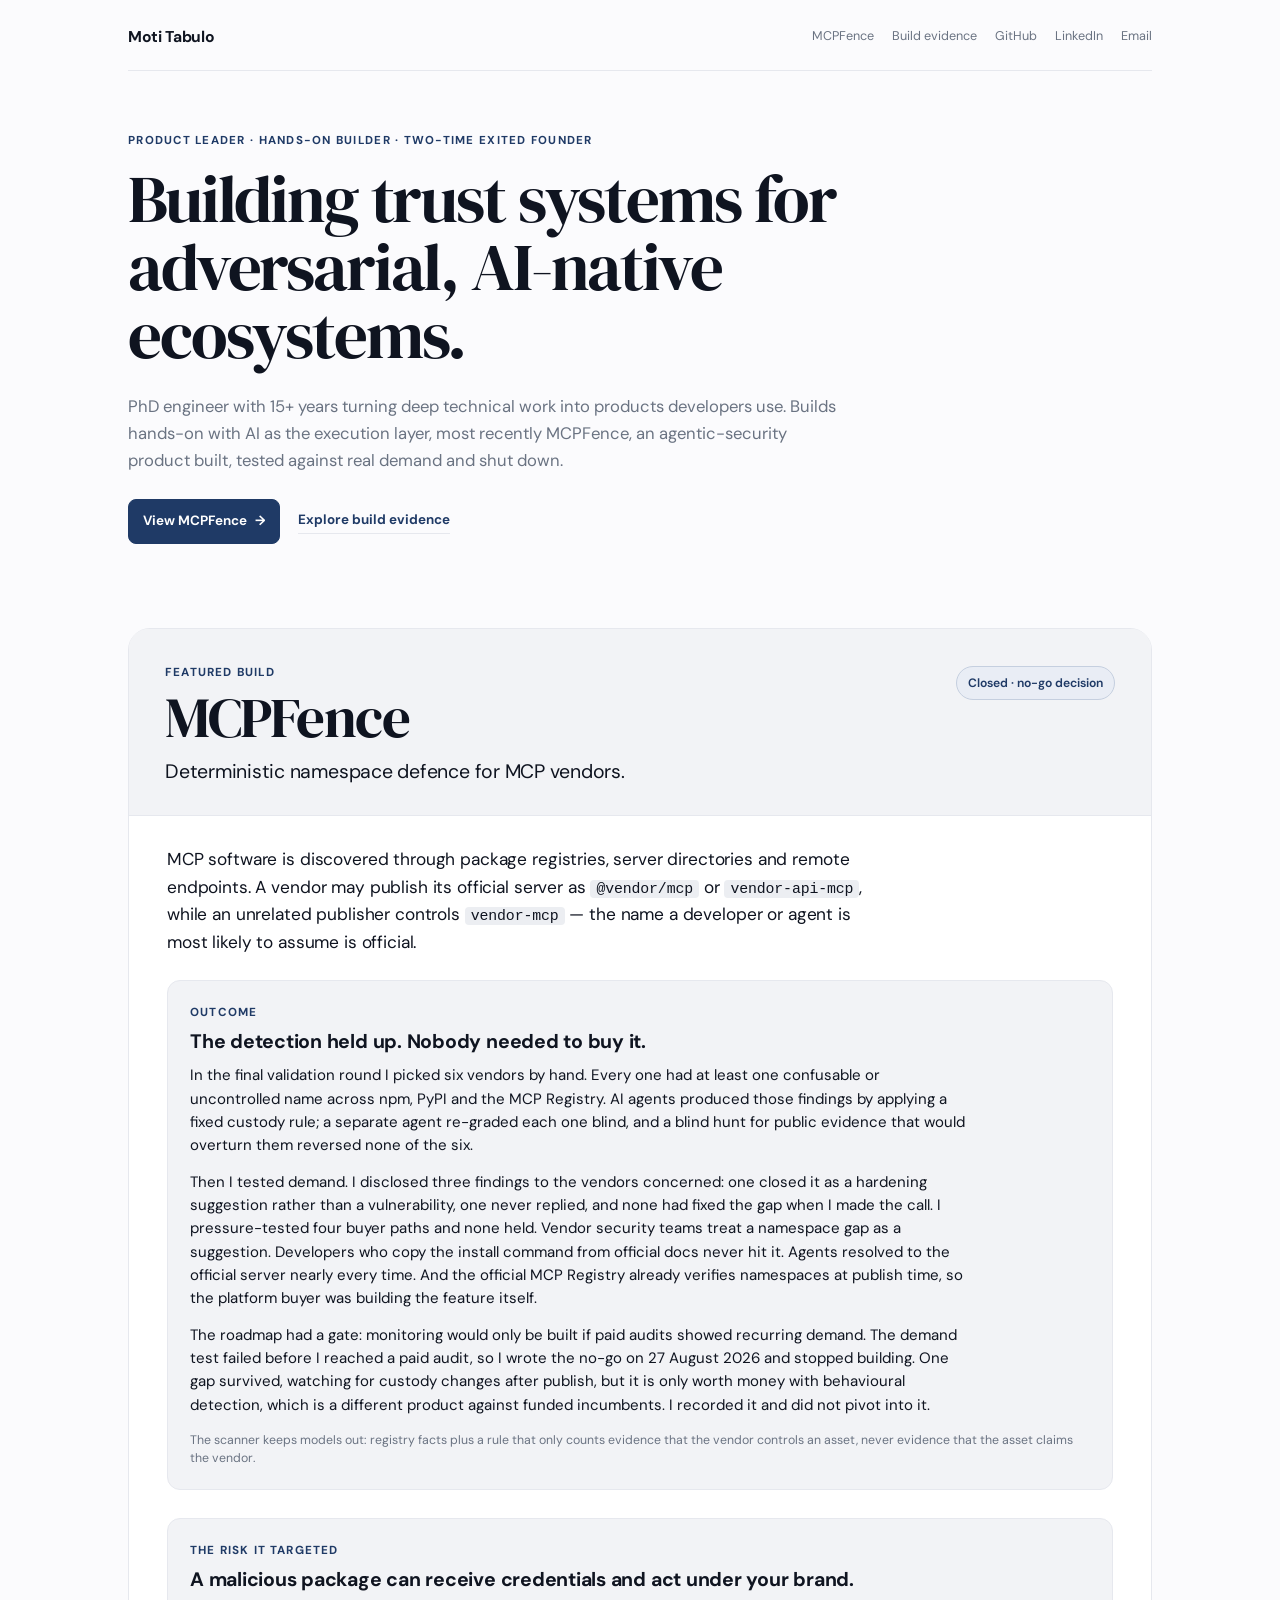
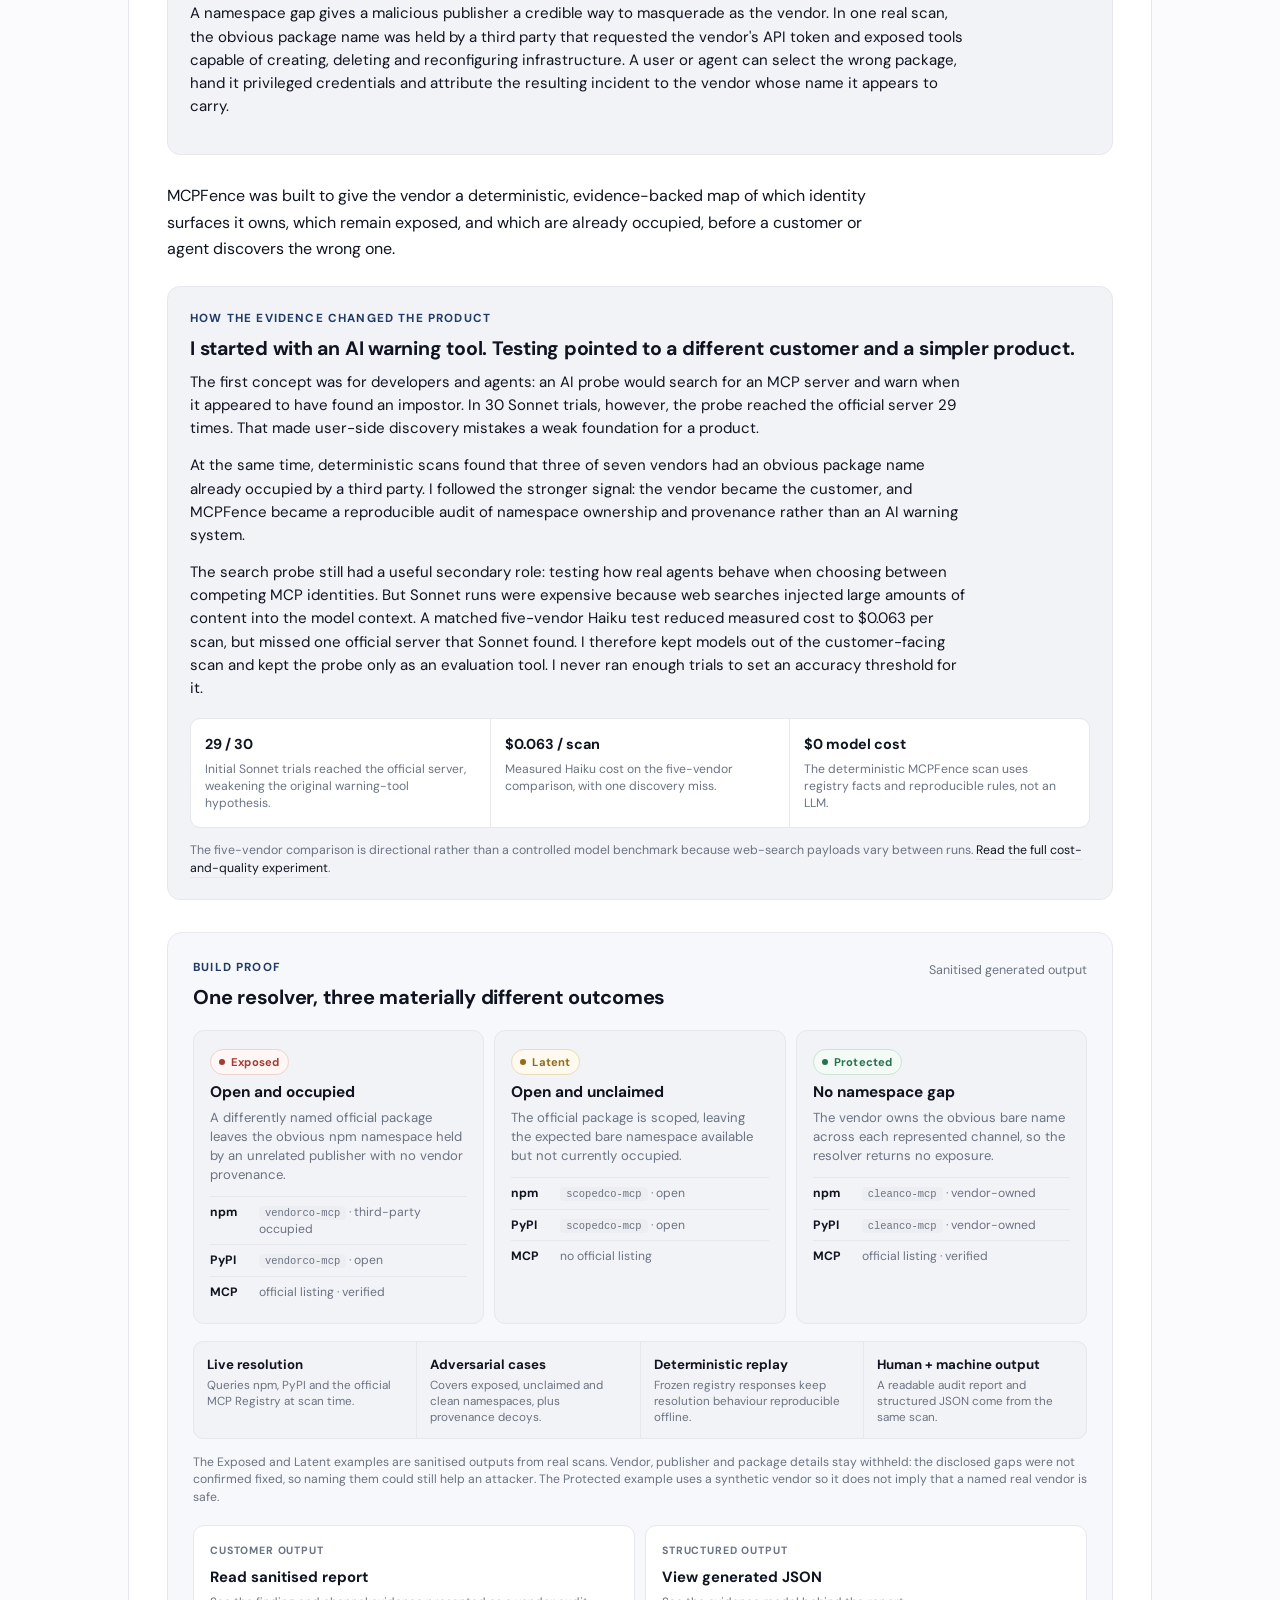
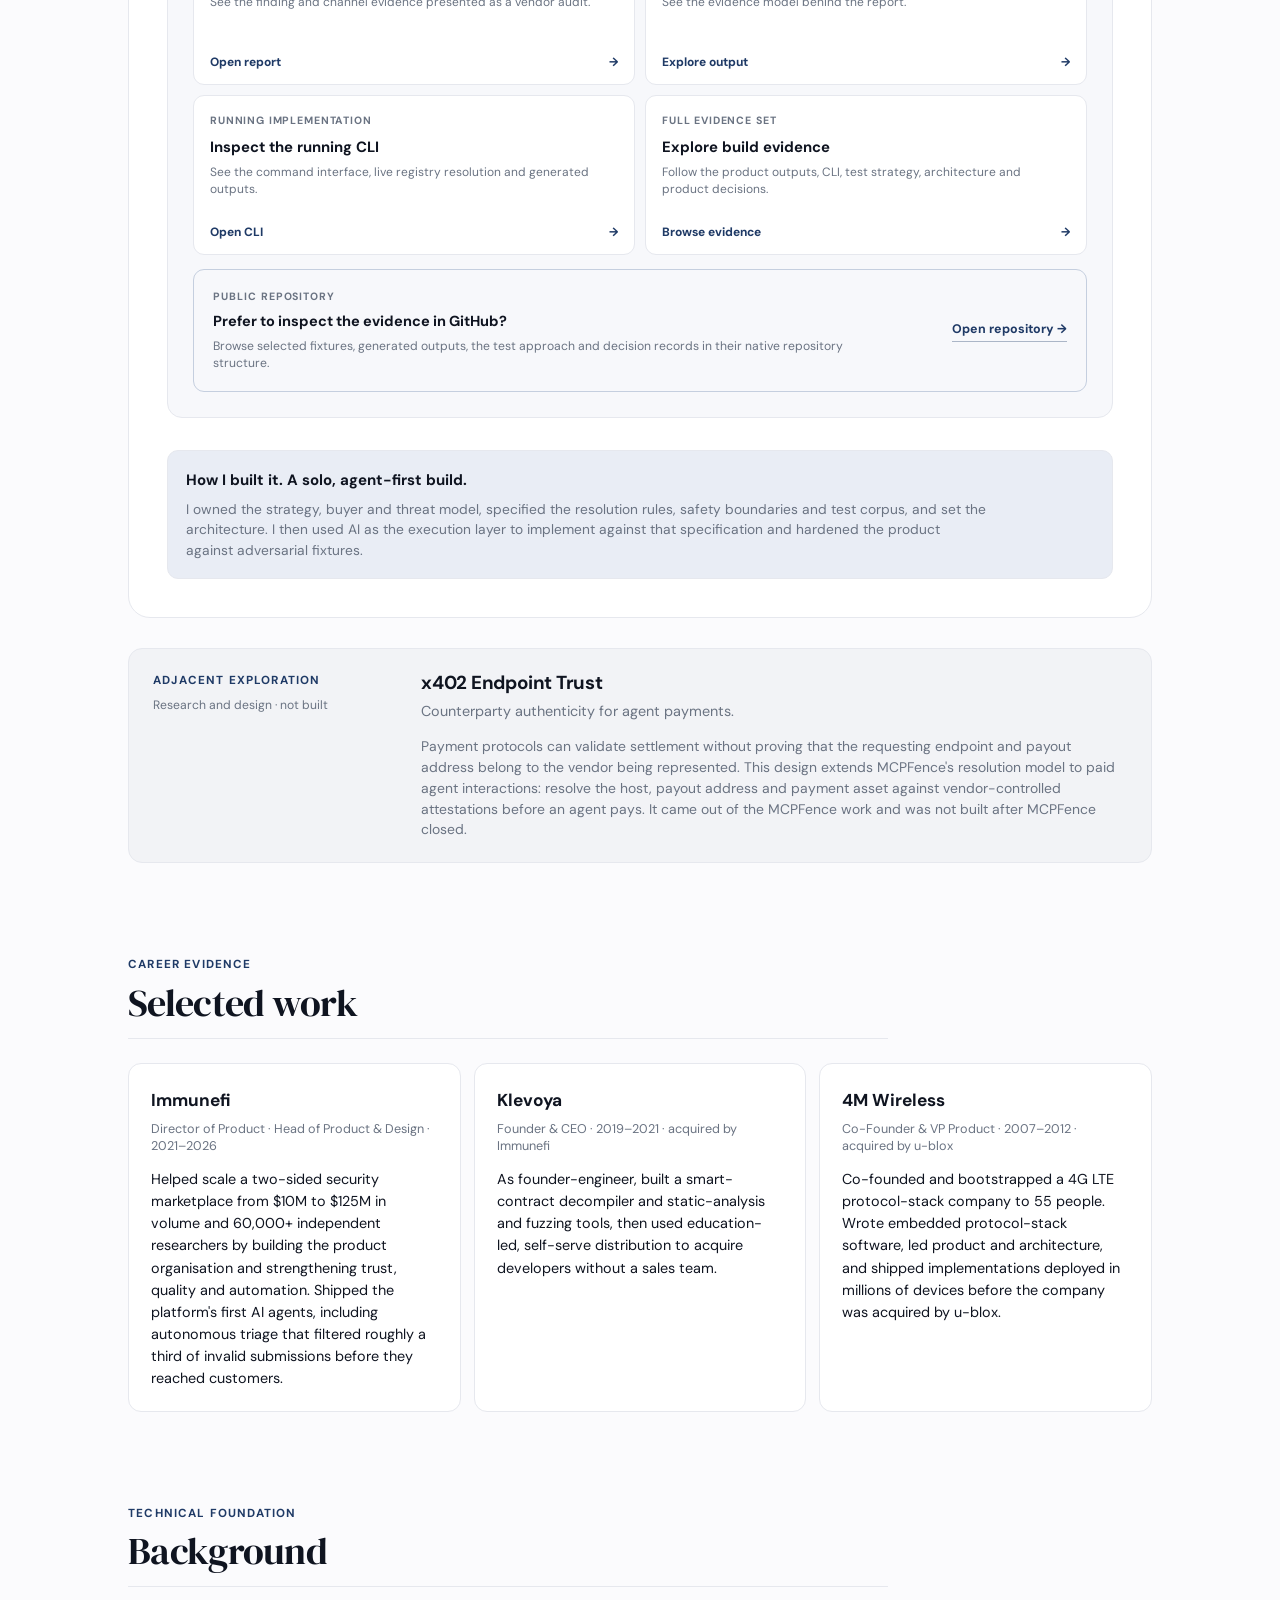
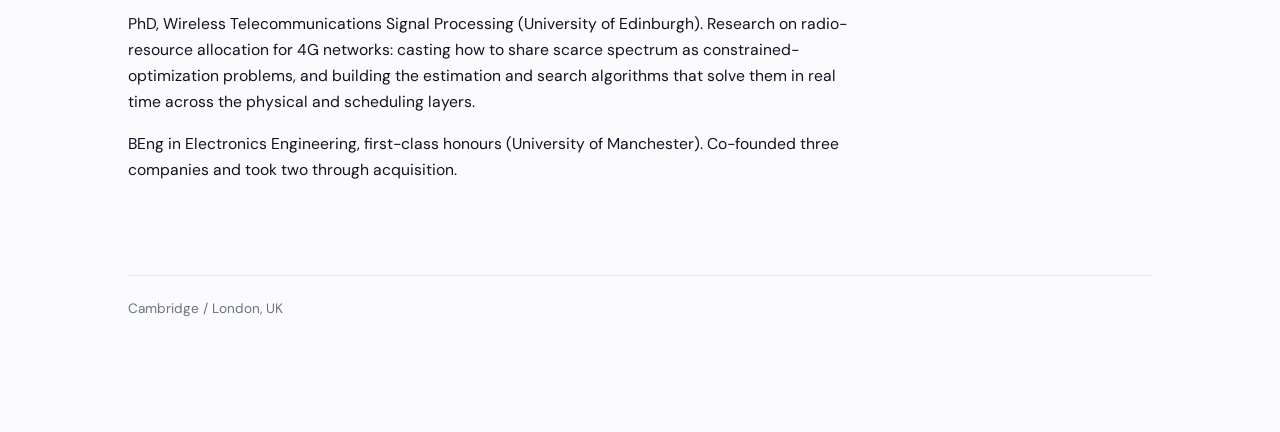
<file: index.html>
<!DOCTYPE html>

<html lang="en">
<head>
<meta charset="utf-8"/>
<meta content="width=device-width, initial-scale=1" name="viewport"/><meta content="Builder projects and selected work from Moti Tabulo, a product leader creating trust infrastructure for AI-native and adversarial ecosystems." name="description"/><meta content="Moti Tabulo" name="author"/><meta content="index, follow" name="robots"/><meta content="light" name="color-scheme"/><meta content="website" property="og:type"/><meta content="Moti Tabulo" property="og:site_name"/><meta content="Moti Tabulo — Product Leader and Hands-on Builder" property="og:title"/><meta content="Builder projects and selected work focused on trust infrastructure for AI-native and adversarial ecosystems." property="og:description"/><meta content="summary" name="twitter:card"/><meta content="Moti Tabulo — Product Leader and Hands-on Builder" name="twitter:title"/><meta content="Builder projects and selected work focused on trust infrastructure for AI-native and adversarial ecosystems." name="twitter:description"/><script type="application/ld+json">{"@context":"https://schema.org","@type":"Person","name":"Moti Tabulo","jobTitle":"Product leader and builder","sameAs":["https://www.linkedin.com/in/moti-tabulo"]}</script>
<meta content="#fbfbfd" name="theme-color"/>
<link rel="preconnect" href="https://fonts.googleapis.com"/>
<link rel="preconnect" href="https://fonts.gstatic.com" crossorigin="anonymous"/>
<link href="https://fonts.googleapis.com/css2?family=DM+Sans:wght@300;400;500;600;700&amp;family=DM+Serif+Display&amp;display=swap" rel="stylesheet"/>
<title>Moti Tabulo — Product Leader and Hands-on Builder</title>
<style>
:root{
  --bg:#fbfbfa; --fg:#1a1a19; --muted:#65655f; --line:#dfdfda;
  --accent:#1a1a19; --card:#ffffff; --code:#f3f3ef; --soft:#f7f7f3;
  --focus:#2457d6; --pagew:1040px; --textw:720px;
  --shadow:0 24px 70px rgba(26,26,25,.07);
}
@media (prefers-color-scheme: dark){
  :root{
    --bg:#141413; --fg:#ededea; --muted:#aaa9a1; --line:#30302d;
    --accent:#ededea; --card:#1b1b19; --code:#22221f; --soft:#181816;
    --focus:#8ab4ff; --shadow:0 24px 70px rgba(0,0,0,.28);
  }
}
*{box-sizing:border-box}
html{scroll-behavior:smooth; -webkit-text-size-adjust:100%}
body{
  margin:0; background:var(--bg); color:var(--fg);
  font:16px/1.65 -apple-system,BlinkMacSystemFont,"Segoe UI",Roboto,Helvetica,Arial,sans-serif;
  -webkit-font-smoothing:antialiased; text-rendering:optimizeLegibility;
}
a{color:inherit}
a:focus-visible, [tabindex]:focus-visible{
  outline:3px solid var(--focus); outline-offset:4px; border-radius:3px;
}
.skip-link{
  position:fixed; left:16px; top:12px; z-index:100; transform:translateY(-160%);
  padding:9px 13px; background:var(--fg); color:var(--bg); border-radius:6px;
  font-size:.86rem; font-weight:650; text-decoration:none;
}
.skip-link:focus{transform:translateY(0)}
.wrap{max-width:var(--pagew); margin:0 auto; padding:88px 28px 112px}
.site-header{max-width:840px; margin-bottom:92px}
h1{
  font-size:clamp(3rem,7vw,5.15rem); line-height:.98; letter-spacing:-.055em;
  margin:0 0 24px; font-weight:750;
}
.tagline{
  max-width:820px; color:var(--fg); font-size:clamp(1.35rem,3vw,1.85rem);
  line-height:1.28; letter-spacing:-.025em; margin:0 0 18px;
}
.sub{max-width:680px; color:var(--muted); font-size:1.02rem; margin:0 0 26px}
.links{display:flex; flex-wrap:wrap; gap:10px 22px; align-items:center}
.links a,.artifact-links a,.decision-note a{
  color:var(--fg); text-decoration:none; border-bottom:1px solid var(--line); padding-bottom:1px;
}
.links a{font-size:.93rem}
.links a:first-child{font-weight:650; border-color:var(--fg)}
.links a:hover,.artifact-links a:hover,.decision-note a:hover{border-color:var(--fg)}
main{display:block}
section{margin-top:92px}
.featured-section{margin-top:0; scroll-margin-top:28px}
.featured-project{
  position:relative; padding:38px; border:1px solid var(--line); border-radius:22px;
  background:var(--card); box-shadow:none;
}
.project-header{
  display:grid; grid-template-columns:minmax(0,1fr) auto; gap:28px; align-items:start;
  padding-bottom:30px; margin-bottom:30px; border-bottom:1px solid var(--line);
}
.section-kicker,.problem-kicker,.proof-kicker,.adjacent-kicker{
  font-size:.73rem; text-transform:uppercase; letter-spacing:.115em; color:var(--muted);
  font-weight:700; margin:0 0 7px;
}
.project-title{
  font-size:clamp(2.45rem,5vw,3.75rem); line-height:1; letter-spacing:-.045em;
  margin:0 0 12px;
}
.project-subtitle{
  max-width:660px; font-size:1.22rem; line-height:1.42; letter-spacing:-.012em; margin:0;
}
.project-status{
  max-width:245px; margin:3px 0 0; padding:8px 11px; border:1px solid var(--line);
  border-radius:999px; color:var(--muted); font-size:.76rem; line-height:1.35; text-align:center;
  background:var(--soft);
}
.project-deck{
  max-width:var(--textw); font-size:1.08rem; line-height:1.58; letter-spacing:-.008em;
  margin:0 0 24px;
}
p{margin:0 0 16px}
.featured-project > p:not(.project-deck), .background-copy{max-width:var(--textw)}
code{
  background:var(--code); padding:1px 6px; border-radius:4px; font-size:.86em;
  font-family:ui-monospace,SFMono-Regular,Menlo,Consolas,monospace;
}
.problem-panel,.decision-panel{
  margin:24px 0 28px; padding:22px; border:1px solid var(--line); border-radius:13px; background:var(--soft);
}
.problem-panel h3,.decision-panel h3,.roadmap-head h3{
  font-size:1.22rem; line-height:1.34; letter-spacing:-.012em; margin:0 0 9px;
}
.problem-panel > p:not(.problem-kicker),.decision-panel > p:not(.problem-kicker):not(.decision-note){
  max-width:780px; font-size:.94rem; line-height:1.54; margin:0 0 14px;
}
.impact-grid,.decision-grid{
  display:grid; grid-template-columns:repeat(3,minmax(0,1fr)); gap:1px;
  border:1px solid var(--line); border-radius:10px; overflow:hidden; background:var(--line);
}
.impact-grid{margin-top:17px}
.decision-grid{margin-top:18px}
.impact-item,.decision-item{background:var(--card); padding:14px}
.impact-item strong,.decision-item strong{display:block; font-size:.83rem; margin-bottom:4px}
.decision-item strong{font-size:.9rem}
.impact-item span,.decision-item span{display:block; color:var(--muted); font-size:.76rem; line-height:1.42}
.snapshot{
  display:grid; grid-template-columns:repeat(3,minmax(0,1fr)); gap:1px; margin:0 0 28px;
  border:1px solid var(--line); border-radius:11px; overflow:hidden; background:var(--line);
}
.snapshot-item{background:var(--card); padding:15px 16px}
.snapshot-item strong{
  display:block; font-size:.72rem; text-transform:uppercase; letter-spacing:.075em;
  color:var(--muted); margin-bottom:6px;
}
.snapshot-item span{display:block; font-size:.86rem; line-height:1.43}
.decision-note{font-size:.77rem; line-height:1.47; color:var(--muted); margin:13px 0 0}
.proof{
  margin:32px 0; padding:25px; border:1px solid var(--line); border-radius:15px; background:var(--card);
}
.proof-head{display:flex; justify-content:space-between; gap:18px; align-items:flex-start; margin-bottom:19px}
.proof-title{font-size:1.25rem; line-height:1.35; letter-spacing:-.012em; margin:0}
.proof-source{font-size:.78rem; color:var(--muted); margin:2px 0 0; white-space:nowrap}
.proof-grid{display:grid; grid-template-columns:repeat(3,minmax(0,1fr)); gap:10px}
.proof-case{border:1px solid var(--line); border-radius:11px; padding:16px; min-width:0; background:var(--soft)}
.proof-case h4{font-size:.96rem; line-height:1.3; margin:8px 0 5px}
.proof-case p{font-size:.82rem; line-height:1.45; color:var(--muted); margin:0 0 12px}
.state{display:inline-flex; align-items:center; gap:6px; border:1px solid var(--line); border-radius:999px; padding:3px 8px; font-size:.7rem; font-weight:700; letter-spacing:.02em}
.state:before{content:""; width:6px; height:6px; border-radius:50%; background:currentColor}
.state-risk{color:#a43a32; background:#fff7f5; border-color:#efd3cf}
.state-open{color:#946b16; background:#fffaf0; border-color:#eadcb9}
.state-safe{color:#26734d; background:#f4fbf7; border-color:#cce3d6}
.surface-list{margin:0; padding:0; list-style:none; border-top:1px solid var(--line)}
.surface-list li{display:grid; grid-template-columns:42px 1fr; gap:7px; padding:7px 0; border-bottom:1px solid var(--line); font-size:.76rem; line-height:1.35}
.surface-list li:last-child{border-bottom:0}
.surface-list strong{font-weight:700}
.surface-list span{color:var(--muted); overflow-wrap:anywhere}
.evidence-strip{
  display:grid; grid-template-columns:repeat(4,minmax(0,1fr)); gap:1px; margin-top:17px;
  border:1px solid var(--line); border-radius:10px; overflow:hidden; background:var(--line);
}
.evidence-stat{background:var(--soft); padding:12px 13px}
.evidence-stat strong{display:block; font-size:.83rem; margin-bottom:2px}
.evidence-stat span{display:block; color:var(--muted); font-size:.73rem; line-height:1.36}
.proof-note{font-size:.76rem; line-height:1.47; color:var(--muted); margin:15px 0 0}
.artifact-links{display:flex; flex-wrap:wrap; gap:8px 17px; margin:15px 0 0}
.artifact-links a{font-size:.82rem}
.roadmap{margin:34px 0 0}
.roadmap-head{margin:0 0 15px}
.roadmap-head p:last-child{font-size:.86rem; line-height:1.46; color:var(--muted); margin:0}
.roadmap-grid{
  display:grid; grid-template-columns:repeat(3,minmax(0,1fr)); gap:10px;
  list-style:none; padding:0; margin:0;
}
.roadmap-step{border:1px solid var(--line); border-radius:11px; padding:16px; background:var(--soft)}
.roadmap-step .phase{display:block; font-size:.68rem; text-transform:uppercase; letter-spacing:.085em; color:var(--muted); font-weight:700; margin-bottom:6px}
.roadmap-step strong{display:block; font-size:.9rem; margin-bottom:6px}
.roadmap-step p{font-size:.79rem; line-height:1.46; color:var(--muted); margin:0}
.roadmap-gate{margin:12px 0 0; padding:12px 14px; border:1px solid var(--line); border-radius:8px; background:var(--code); font-size:.79rem; line-height:1.46; color:var(--muted)}
.ownership-card{margin:15px 0 0; border:1px solid var(--line); border-radius:11px; padding:17px 18px; background:var(--soft)}
.ownership-card strong{display:block; font-size:.86rem; margin-bottom:6px}
.ownership-card p{max-width:800px; font-size:.86rem; line-height:1.5; color:var(--muted); margin:0}
.secondary-project{
  display:grid; grid-template-columns:240px minmax(0,1fr); gap:28px; align-items:start;
  margin-top:30px; padding:22px 24px; border:1px solid var(--line); border-radius:14px;
  background:var(--soft);
}
.secondary-project h3{font-size:1.18rem; line-height:1.3; letter-spacing:-.012em; margin:0 0 5px}
.secondary-subtitle{font-size:.9rem; color:var(--muted); margin:0}
.secondary-meta{font-size:.76rem; line-height:1.4; color:var(--muted); margin:0}
.secondary-project-copy > p:last-child{font-size:.87rem; line-height:1.5; color:var(--muted); margin:12px 0 0}
.standard-section{scroll-margin-top:30px}
.section-head{max-width:760px; margin:0 0 28px}
.section-title{font-size:clamp(1.9rem,4vw,2.6rem); line-height:1.08; letter-spacing:-.035em; margin:0}
.work-grid{display:grid; grid-template-columns:repeat(3,minmax(0,1fr)); gap:13px}
.card{background:var(--card); border:1px solid var(--line); border-radius:13px; padding:22px; margin:0}
.card h3{margin:0 0 5px; font-size:1.08rem}
.card .role{color:var(--muted); font-size:.79rem; line-height:1.42; margin:0 0 13px}
.card p:last-child{margin:0; font-size:.9rem; line-height:1.53}
.background-copy{font-size:.98rem}
.site-footer{margin-top:92px; padding-top:22px; border-top:1px solid var(--line); color:var(--muted); font-size:.85rem}
.site-footer p{margin:0}
@media (prefers-color-scheme: dark){
  .state-risk{color:#ef9b93; background:#291b19; border-color:#57312d}
  .state-open{color:#e3bf69; background:#282317; border-color:#534725}
  .state-safe{color:#80c7a1; background:#18251e; border-color:#2d523d}
}
@media (max-width:820px){
  .wrap{padding:62px 22px 82px}
  .site-header{margin-bottom:70px}
  .featured-project{padding:26px}
  .project-header{grid-template-columns:1fr; gap:16px}
  .project-status{max-width:none; width:max-content; text-align:left}
  .proof-grid,.impact-grid,.decision-grid,.snapshot,.roadmap-grid,.work-grid{grid-template-columns:1fr}
  .evidence-strip{grid-template-columns:1fr 1fr}
  .secondary-project{grid-template-columns:1fr; gap:10px}
  section{margin-top:72px}
}
@media (max-width:520px){
  .wrap{padding:48px 18px 68px}
  h1{font-size:3rem}
  .tagline{font-size:1.3rem}
  .featured-project{padding:20px; border-radius:16px}
  .problem-panel,.decision-panel,.proof{padding:17px; margin-left:-3px; margin-right:-3px}
  .evidence-strip{grid-template-columns:1fr}
  .proof-head{display:block}
  .proof-source{white-space:normal; margin-top:6px}
  .links{gap:8px 17px}
}
@media (prefers-reduced-motion:reduce){html{scroll-behavior:auto}}


.evidence-links{display:grid;grid-template-columns:repeat(2,minmax(0,1fr));gap:10px;margin:18px 0 0}
.evidence-link{position:relative;display:flex;flex-direction:column;min-height:166px;border:1px solid var(--line);border-radius:12px;padding:16px;background:var(--card);box-shadow:none;text-decoration:none;cursor:pointer;transition:transform .15s ease,border-color .15s ease,box-shadow .15s ease,background .15s ease}
.evidence-link:hover{transform:translateY(-3px);border-color:var(--fg);box-shadow:none;background:var(--soft)}
.evidence-link-type{display:block;font-size:.66rem;text-transform:uppercase;letter-spacing:.08em;color:var(--muted);font-weight:700;margin-bottom:5px}
.evidence-link strong{display:block;font-size:.93rem;margin-bottom:5px}
.evidence-link>span:not(.evidence-link-type):not(.evidence-link-cta){display:block;color:var(--muted);font-size:.75rem;line-height:1.42}
.evidence-link-cta{display:flex!important;align-items:center;justify-content:space-between;margin-top:auto;padding-top:15px;color:var(--fg)!important;font-size:.75rem!important;line-height:1!important;font-weight:750}
.evidence-link:hover strong{text-decoration:underline;text-underline-offset:3px}
@media(max-width:600px){.evidence-links{grid-template-columns:1fr}}
@media(prefers-reduced-motion:reduce){.evidence-link{transition:none}}


/* v5 restrained refinement: preserves the neutral technical system while improving hierarchy. */
:root{--link:#2b4f87;--link-soft:#f3f6fb}
@media(prefers-color-scheme:dark){:root{--link:#9dbcf1;--link-soft:#18202a}}
.wrap{max-width:1080px;padding-top:0}
.site-header{max-width:none;margin:0 0 82px}
.masthead{display:flex;align-items:center;justify-content:space-between;gap:26px;padding:24px 0 20px;border-bottom:1px solid var(--line)}
.site-name{font-size:.98rem;font-weight:720;letter-spacing:-.02em;text-decoration:none}
.mastnav{display:flex;align-items:center;justify-content:flex-end;gap:18px;flex-wrap:wrap}
.mastnav a{font-size:.79rem;color:var(--muted);text-decoration:none;border-bottom:1px solid transparent;padding:2px 0}
.mastnav a:hover{color:var(--fg);border-bottom-color:var(--line)}
.hero-copy{max-width:900px;padding:62px 0 2px}
.hero-kicker{margin:0 0 16px;color:var(--muted);font-size:.72rem;line-height:1.4;font-weight:700;text-transform:uppercase;letter-spacing:.11em}
h1{max-width:890px;font-size:clamp(3rem,5.8vw,4.2rem);line-height:1.02;letter-spacing:-.052em;margin:0 0 24px;font-weight:760}
.sub{max-width:720px;font-size:1.04rem;line-height:1.62;margin:0 0 26px}
.hero-actions{display:flex;align-items:center;gap:18px;flex-wrap:wrap}
.hero-primary,.hero-secondary{font-size:.84rem;font-weight:680;text-decoration:none}
.hero-primary{display:inline-flex;align-items:center;gap:8px;background:var(--fg);color:var(--bg);border:1px solid var(--fg);border-radius:8px;padding:10px 14px}
.hero-primary:hover{opacity:.88}
.hero-secondary{color:var(--fg);border-bottom:1px solid var(--line);padding-bottom:2px}
.hero-secondary:hover{border-bottom-color:var(--fg)}
.featured-project{border:1px solid var(--line);box-shadow:none}
.project-header{background:var(--soft);padding:34px 36px 30px;margin:-38px -38px 30px;border-radius:19px 19px 0 0}
.project-title{font-size:clamp(2.7rem,4.8vw,3.55rem);font-weight:750}
.project-status{background:var(--card);color:var(--fg);font-weight:620}
.section-kicker,.problem-kicker,.proof-kicker,.adjacent-kicker{letter-spacing:.1em}
.problem-panel,.decision-panel,.proof,.ownership-card,.secondary-project,.card,.roadmap-step{box-shadow:none}
.proof{background:var(--soft)}
.evidence-link{min-height:160px;border-radius:11px;box-shadow:none;background:var(--card);border-color:var(--line)}
.evidence-link:hover{transform:translateY(-2px);border-color:var(--fg);box-shadow:none;background:var(--card)}
.evidence-link-cta{color:var(--link)!important}
.repo-cta{display:flex;justify-content:space-between;align-items:center;gap:24px;margin-top:14px;padding:18px 19px;border:1px solid var(--line);border-radius:11px;background:var(--card)}
.repo-cta-kicker{display:block;font-size:.66rem;text-transform:uppercase;letter-spacing:.09em;color:var(--muted);font-weight:700;margin-bottom:4px}
.repo-cta strong{display:block;font-size:.91rem;margin-bottom:4px}
.repo-cta p{max-width:650px;margin:0;color:var(--muted);font-size:.76rem;line-height:1.45}
.repo-link{flex:0 0 auto;color:var(--link);font-size:.78rem;font-weight:700;text-decoration:none;border-bottom:1px solid color-mix(in srgb,var(--link) 35%,transparent);padding-bottom:2px;white-space:nowrap}
.repo-link:hover{border-bottom-color:var(--link)}
.ownership-card{border:1px solid var(--line);background:var(--card)}
.ownership-card strong{font-size:.94rem}
.secondary-project{background:transparent;border-style:solid;border-color:var(--line);box-shadow:none}
.section-head{padding-bottom:15px;border-bottom:1px solid var(--line);margin-bottom:24px}
.section-title{font-size:clamp(1.9rem,3.5vw,2.4rem)}
.card{transition:border-color .15s ease,transform .15s ease}
.card:hover{border-color:color-mix(in srgb,var(--fg) 55%,var(--line));transform:translateY(-1px)}
a:focus-visible,[tabindex]:focus-visible{outline-color:var(--link)}
@media(max-width:820px){
  .masthead{align-items:flex-start}.mastnav{gap:12px 16px}.hero-copy{padding-top:50px}.project-header{margin:-26px -26px 26px;padding:28px 26px 25px}.repo-cta{align-items:flex-start;flex-direction:column}
}
@media(max-width:560px){
  .masthead{display:block}.mastnav{justify-content:flex-start;margin-top:13px}.hero-copy{padding-top:42px}h1{font-size:2.85rem}.project-header{margin:-20px -20px 24px;padding:25px 20px 22px}.project-status{width:auto;max-width:100%;overflow-wrap:anywhere}.hero-primary{width:100%;justify-content:center}.hero-secondary{margin-left:2px}
}


/* v6 typography and colour system: restrained editorial hierarchy on the v5 layout. */
:root{
  --bg:#fbfbfd;
  --fg:#0f1420;
  --body:#3a4250;
  --muted:#6a7382;
  --muted-2:#8b94a3;
  --line:#e6e8ee;
  --line-strong:#d5d9e2;
  --accent:#1f3a66;
  --accent-hover:#16294a;
  --accent-soft:#e9edf5;
  --accent-line:#c5cfdf;
  --card:#ffffff;
  --soft:#f2f3f6;
  --code:#eceef2;
  --focus:#1f3a66;
  --link:#1f3a66;
  --link-soft:#e9edf5;
  --shadow:0 22px 64px rgba(15,20,32,.07);
}
body{
  background:var(--bg);
  color:var(--fg);
  font-family:"DM Sans",-apple-system,BlinkMacSystemFont,"Segoe UI",sans-serif;
  font-weight:400;
}
h1,.project-title,.section-title{
  font-family:"DM Serif Display",Georgia,"Times New Roman",serif;
  font-weight:400;
  letter-spacing:-.028em;
}
h1{letter-spacing:-.032em;line-height:1.01}
.project-title{letter-spacing:-.025em}
.section-title{letter-spacing:-.018em}
.site-name{color:var(--fg);font-weight:700}
.hero-kicker,.section-kicker,.problem-kicker,.proof-kicker,.adjacent-kicker{color:var(--accent)}
.hero-primary{background:var(--accent);border-color:var(--accent);color:#fff}
.hero-primary:hover{background:var(--accent-hover);opacity:1}
.hero-secondary,.repo-link,.evidence-link-cta{color:var(--accent)!important}
.featured-project{border-color:var(--line-strong);box-shadow:none}
.project-header{background:var(--soft)}
.project-status{
  display:block;
  width:fit-content;
  max-width:100%;
  white-space:normal;
  overflow-wrap:break-word;
  color:var(--accent);
  background:var(--accent-soft);
  border-color:var(--accent-line);
}
.problem-panel,.decision-panel,.roadmap-step,.secondary-project{background:var(--soft)}
.proof{background:#f7f8fb}
.evidence-link:hover,.card:hover{border-color:var(--accent-line)}
.repo-cta{border-color:var(--accent-line);background:#f7f8fb}
.ownership-card{border-color:var(--accent-line)}
a:focus-visible,[tabindex]:focus-visible{outline-color:var(--accent)}
@media(max-width:820px){
  .project-status{width:fit-content;max-width:100%;text-align:left}
}
@media(max-width:560px){
  .project-status{display:block;width:fit-content;max-width:100%;white-space:normal;overflow-wrap:break-word}
}


/* Flat surface refinement: borders and tonal contrast replace drop shadows. */
.featured-project,
.problem-panel,
.decision-panel,
.proof,
.ownership-card,
.secondary-project,
.card,
.roadmap-step,
.evidence-link,
.repo-callout {
  box-shadow:none !important;
}
.evidence-link:hover {
  box-shadow:none !important;
  border-color:var(--accent-line);
  background:var(--accent-soft);
}
.featured-project {
  border-color:var(--line-strong);
}
.ownership-card {
  background:var(--accent-soft);
  border-color:var(--accent-line);
}

/* Remove one-sided accent rules that read as residual shadows. */
.featured-project {
  border-width:1px;
  border-color:var(--line-strong);
}
.ownership-card {
  border-width:1px;
  border-color:var(--accent-line);
}


/* Uniform borders: no one-sided rules that can read as shadows. */
.featured-project {
  border:1px solid var(--line) !important;
}
.ownership-card {
  border:1px solid var(--line) !important;
  background:var(--accent-soft);
}

</style>
</head>
<body><a class="skip-link" href="#main-content">Skip to main content</a>
<div class="wrap">
<header class="site-header">
<div class="masthead">
<a class="site-name" href="#top">Moti Tabulo</a>
<nav aria-label="Primary navigation" class="mastnav">
<a href="#mcpfence">MCPFence</a>
<a href="evidence/index.html">Build evidence</a>
<a href="https://github.com/mtabz/mtabz.github.io" rel="noopener">GitHub</a>
<a href="https://www.linkedin.com/in/moti-tabulo" rel="noopener">LinkedIn</a>
<a href="mailto:moti.tabulo+portfolio@gmail.com">Email</a>
</nav>
</div>
<div class="hero-copy">
<p class="hero-kicker">Product leader · hands-on builder · two-time exited founder</p>
<h1 id="top">Building trust systems for adversarial, AI-native ecosystems.</h1>
<p class="sub">PhD engineer with 15+ years turning deep technical work into products developers use. Builds hands-on with AI as the execution layer, most recently MCPFence, an agentic-security product built, tested against real demand and shut down.</p>
<div class="hero-actions">
<a class="hero-primary" href="#mcpfence">View MCPFence <span aria-hidden="true">→</span></a>
<a class="hero-secondary" href="evidence/index.html">Explore build evidence</a>
</div>
</div>
</header>
<main id="main-content"><section aria-labelledby="mcpfence-title" class="featured-section" id="mcpfence">
<article aria-labelledby="mcpfence-title" class="featured-project">
<header class="project-header"><div><p class="section-kicker">Featured build</p><h2 class="project-title" id="mcpfence-title">MCPFence</h2><p class="project-subtitle">Deterministic namespace defence for MCP vendors.</p></div><p class="project-status">Closed · no-go decision</p></header>
<p class="project-deck">MCP software is discovered through package registries, server directories and remote endpoints. A vendor may publish its official server as <code>@vendor/mcp</code> or <code>vendor-api-mcp</code>, while an unrelated publisher controls <code>vendor-mcp</code> — the name a developer or agent is most likely to assume is official.</p>
<div aria-label="MCPFence outcome" class="decision-panel" id="outcome">
<p class="problem-kicker">Outcome</p>
<h3>The detection held up. Nobody needed to buy it.</h3>
<p>In the final validation round I picked six vendors by hand. Every one had at least one confusable or uncontrolled name across npm, PyPI and the MCP Registry. AI agents produced those findings by applying a fixed custody rule; a separate agent re-graded each one blind, and a blind hunt for public evidence that would overturn them reversed none of the six.</p>
<p>Then I tested demand. I disclosed three findings to the vendors concerned: one closed it as a hardening suggestion rather than a vulnerability, one never replied, and none had fixed the gap when I made the call. I pressure-tested four buyer paths and none held. Vendor security teams treat a namespace gap as a suggestion. Developers who copy the install command from official docs never hit it. Agents resolved to the official server nearly every time. And the official MCP Registry already verifies namespaces at publish time, so the platform buyer was building the feature itself.</p>
<p>The roadmap had a gate: monitoring would only be built if paid audits showed recurring demand. The demand test failed before I reached a paid audit, so I wrote the no-go on 27 August 2026 and stopped building. One gap survived, watching for custody changes after publish, but it is only worth money with behavioural detection, which is a different product against funded incumbents. I recorded it and did not pivot into it.</p>
<p class="decision-note">The scanner keeps models out: registry facts plus a rule that only counts evidence that the vendor controls an asset, never evidence that the asset claims the vendor.</p>
</div>
<div aria-label="Why MCP namespace exposure matters" class="problem-panel">
<p class="problem-kicker">The risk it targeted</p>
<h3>A malicious package can receive credentials and act under your brand.</h3>
<p>A namespace gap gives a malicious publisher a credible way to masquerade as the vendor. In one real scan, the obvious package name was held by a third party that requested the vendor's API token and exposed tools capable of creating, deleting and reconfiguring infrastructure. A user or agent can select the wrong package, hand it privileged credentials and attribute the resulting incident to the vendor whose name it appears to carry.</p>
</div>
<p>MCPFence was built to give the vendor a deterministic, evidence-backed map of which identity surfaces it owns, which remain exposed, and which are already occupied, before a customer or agent discovers the wrong one.</p>
<div aria-label="How evidence changed the MCPFence product" class="decision-panel">
<p class="problem-kicker">How the evidence changed the product</p>
<h3>I started with an AI warning tool. Testing pointed to a different customer and a simpler product.</h3>
<p>The first concept was for developers and agents: an AI probe would search for an MCP server and warn when it appeared to have found an impostor. In 30 Sonnet trials, however, the probe reached the official server 29 times. That made user-side discovery mistakes a weak foundation for a product.</p>
<p>At the same time, deterministic scans found that three of seven vendors had an obvious package name already occupied by a third party. I followed the stronger signal: the vendor became the customer, and MCPFence became a reproducible audit of namespace ownership and provenance rather than an AI warning system.</p>
<p>The search probe still had a useful secondary role: testing how real agents behave when choosing between competing MCP identities. But Sonnet runs were expensive because web searches injected large amounts of content into the model context. A matched five-vendor Haiku test reduced measured cost to $0.063 per scan, but missed one official server that Sonnet found. I therefore kept models out of the customer-facing scan and kept the probe only as an evaluation tool. I never ran enough trials to set an accuracy threshold for it.</p>
<div class="decision-grid">
<div class="decision-item"><strong>29 / 30</strong><span>Initial Sonnet trials reached the official server, weakening the original warning-tool hypothesis.</span></div>
<div class="decision-item"><strong>$0.063 / scan</strong><span>Measured Haiku cost on the five-vendor comparison, with one discovery miss.</span></div>
<div class="decision-item"><strong>$0 model cost</strong><span>The deterministic MCPFence scan uses registry facts and reproducible rules, not an LLM.</span></div>
</div>
<p class="decision-note">The five-vendor comparison is directional rather than a controlled model benchmark because web-search payloads vary between runs. <a href="evidence/model-cost-experiment.html">Read the full cost-and-quality experiment</a>.</p>
</div>
<figure aria-label="MCPFence build evidence" class="proof">
<div class="proof-head">
<div>
<p class="proof-kicker">Build proof</p>
<h3 class="proof-title">One resolver, three materially different outcomes</h3>
</div>
<p class="proof-source">Sanitised generated output</p>
</div>
<div class="proof-grid">
<div class="proof-case">
<span class="state state-risk">Exposed</span>
<h4>Open and occupied</h4>
<p>A differently named official package leaves the obvious npm namespace held by an unrelated publisher with no vendor provenance.</p>
<ul class="surface-list">
<li><strong>npm</strong><span><code>vendorco-mcp</code> · third-party occupied</span></li>
<li><strong>PyPI</strong><span><code>vendorco-mcp</code> · open</span></li>
<li><strong>MCP</strong><span>official listing · verified</span></li>
</ul>
</div>
<div class="proof-case">
<span class="state state-open">Latent</span>
<h4>Open and unclaimed</h4>
<p>The official package is scoped, leaving the expected bare namespace available but not currently occupied.</p>
<ul class="surface-list">
<li><strong>npm</strong><span><code>scopedco-mcp</code> · open</span></li>
<li><strong>PyPI</strong><span><code>scopedco-mcp</code> · open</span></li>
<li><strong>MCP</strong><span>no official listing</span></li>
</ul>
</div>
<div class="proof-case">
<span class="state state-safe">Protected</span>
<h4>No namespace gap</h4>
<p>The vendor owns the obvious bare name across each represented channel, so the resolver returns no exposure.</p>
<ul class="surface-list">
<li><strong>npm</strong><span><code>cleanco-mcp</code> · vendor-owned</span></li>
<li><strong>PyPI</strong><span><code>cleanco-mcp</code> · vendor-owned</span></li>
<li><strong>MCP</strong><span>official listing · verified</span></li>
</ul>
</div>
</div>
<div class="evidence-strip">
<div class="evidence-stat"><strong>Live resolution</strong><span>Queries npm, PyPI and the official MCP Registry at scan time.</span></div>
<div class="evidence-stat"><strong>Adversarial cases</strong><span>Covers exposed, unclaimed and clean namespaces, plus provenance decoys.</span></div>
<div class="evidence-stat"><strong>Deterministic replay</strong><span>Frozen registry responses keep resolution behaviour reproducible offline.</span></div>
<div class="evidence-stat"><strong>Human + machine output</strong><span>A readable audit report and structured JSON come from the same scan.</span></div>
</div>
<figcaption class="proof-note">The Exposed and Latent examples are sanitised outputs from real scans. Vendor, publisher and package details stay withheld: the disclosed gaps were not confirmed fixed, so naming them could still help an attacker. The Protected example uses a synthetic vendor so it does not imply that a named real vendor is safe.</figcaption>
<div aria-label="Inspectable MCPFence evidence" class="evidence-links">
<a class="evidence-link" href="evidence/report.html"><span class="evidence-link-type">Customer output</span><strong>Read sanitised report</strong><span>See the finding and channel evidence presented as a vendor audit.</span><span class="evidence-link-cta">Open report <span aria-hidden="true">→</span></span></a>
<a class="evidence-link" href="evidence/json.html"><span class="evidence-link-type">Structured output</span><strong>View generated JSON</strong><span>See the evidence model behind the report.</span><span class="evidence-link-cta">Explore output <span aria-hidden="true">→</span></span></a>
<a class="evidence-link" href="evidence/terminal.html"><span class="evidence-link-type">Running implementation</span><strong>Inspect the running CLI</strong><span>See the command interface, live registry resolution and generated outputs.</span><span class="evidence-link-cta">Open CLI <span aria-hidden="true">→</span></span></a>
<a class="evidence-link" href="evidence/index.html"><span class="evidence-link-type">Full evidence set</span><strong>Explore build evidence</strong><span>Follow the product outputs, CLI, test strategy, architecture and product decisions.</span><span class="evidence-link-cta">Browse evidence <span aria-hidden="true">→</span></span></a>
</div>
<div class="repo-cta">
<div>
<span class="repo-cta-kicker">Public repository</span>
<strong>Prefer to inspect the evidence in GitHub?</strong>
<p>Browse selected fixtures, generated outputs, the test approach and decision records in their native repository structure.</p>
</div>
<a class="repo-link" href="https://github.com/mtabz/mtabz.github.io" rel="noopener">Open repository <span aria-hidden="true">→</span></a>
</div></figure>
<div class="ownership-card"><strong>How I built it. A solo, agent-first build.</strong><p>I owned the strategy, buyer and threat model, specified the resolution rules, safety boundaries and test corpus, and set the architecture. I then used AI as the execution layer to implement against that specification and hardened the product against adversarial fixtures.</p></div>
</article>
<aside aria-labelledby="preflight-title" class="secondary-project"><div class="secondary-project-label"><p class="adjacent-kicker">Adjacent exploration</p><p class="secondary-meta">Research and design · not built</p></div><div class="secondary-project-copy"><h3 id="preflight-title">x402 Endpoint Trust</h3><p class="secondary-subtitle">Counterparty authenticity for agent payments.</p><p>Payment protocols can validate settlement without proving that the requesting endpoint and payout address belong to the vendor being represented. This design extends MCPFence's resolution model to paid agent interactions: resolve the host, payout address and payment asset against vendor-controlled attestations before an agent pays. It came out of the MCPFence work and was not built after MCPFence closed.</p></div></aside>
</section><section aria-labelledby="selected-work-title" class="standard-section">
<div class="section-head"><p class="section-kicker">Career evidence</p><h2 class="section-title" id="selected-work-title">Selected work</h2></div><div class="work-grid"><article class="card">
<h3>Immunefi</h3>
<p class="role">Director of Product · Head of Product &amp; Design · 2021–2026</p>
<p>Helped scale a two-sided security marketplace from $10M to $125M in volume and 60,000+ independent researchers by building the product organisation and strengthening trust, quality and automation. Shipped the platform's first AI agents, including autonomous triage that filtered roughly a third of invalid submissions before they reached customers.</p>
</article><article class="card">
<h3>Klevoya</h3>
<p class="role">Founder &amp; CEO · 2019–2021 · acquired by Immunefi</p>
<p>As founder-engineer, built a smart-contract decompiler and static-analysis and fuzzing tools, then used education-led, self-serve distribution to acquire developers without a sales team.</p>
</article><article class="card">
<h3>4M Wireless</h3>
<p class="role">Co-Founder &amp; VP Product · 2007–2012 · acquired by u-blox</p>
<p>Co-founded and bootstrapped a 4G LTE protocol-stack company to 55 people. Wrote embedded protocol-stack software, led product and architecture, and shipped implementations deployed in millions of devices before the company was acquired by u-blox.</p>
</article></div>
</section><section aria-labelledby="background-title" class="standard-section">
<div class="section-head"><p class="section-kicker">Technical foundation</p><h2 class="section-title" id="background-title">Background</h2></div><div class="background-copy"><p>PhD, Wireless Telecommunications Signal Processing (University of Edinburgh). Research on radio-resource allocation for 4G networks: casting how to share scarce spectrum as constrained-optimization problems, and building the estimation and search algorithms that solve them in real time across the physical and scheduling layers.</p><p>BEng in Electronics Engineering, first-class honours (University of Manchester). Co-founded three companies and took two through acquisition.</p></div>
</section></main><footer class="site-footer"><p>Cambridge / London, UK</p></footer>
</div>
</body>
</html>
</file>
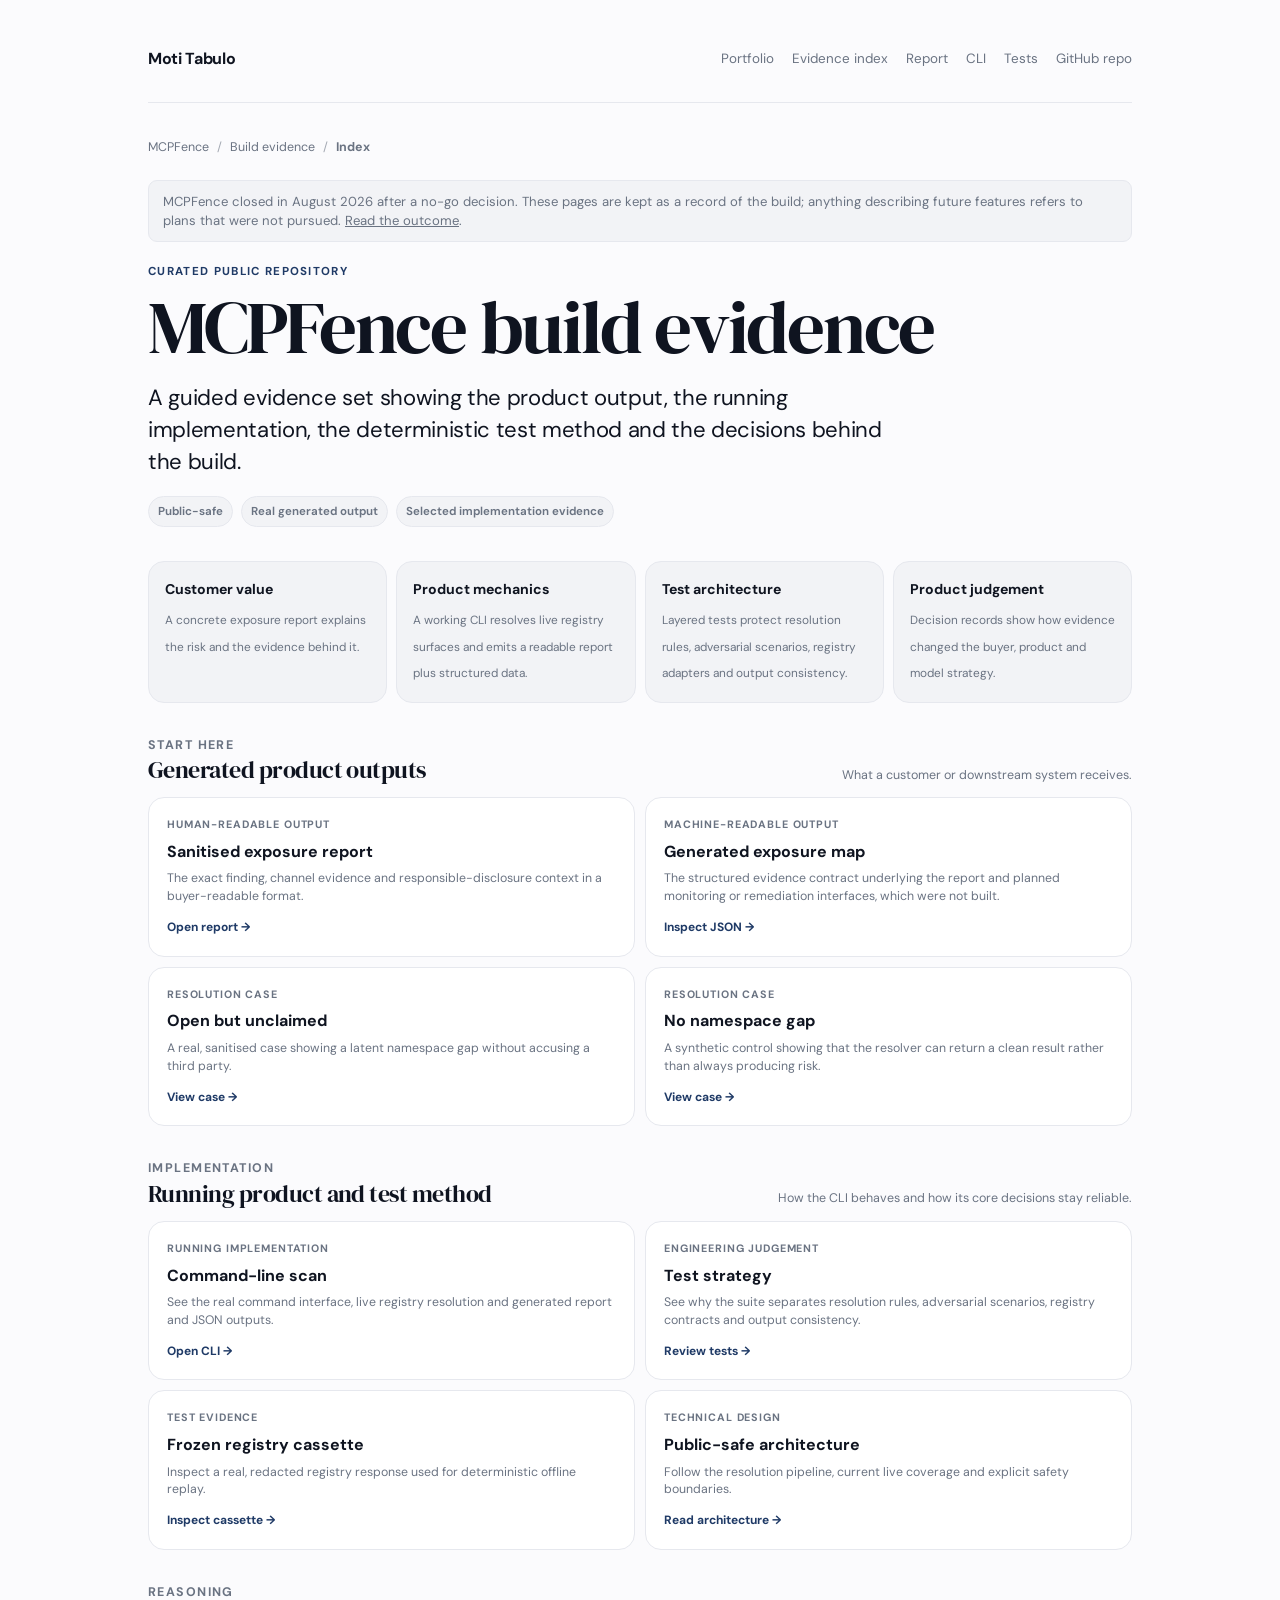
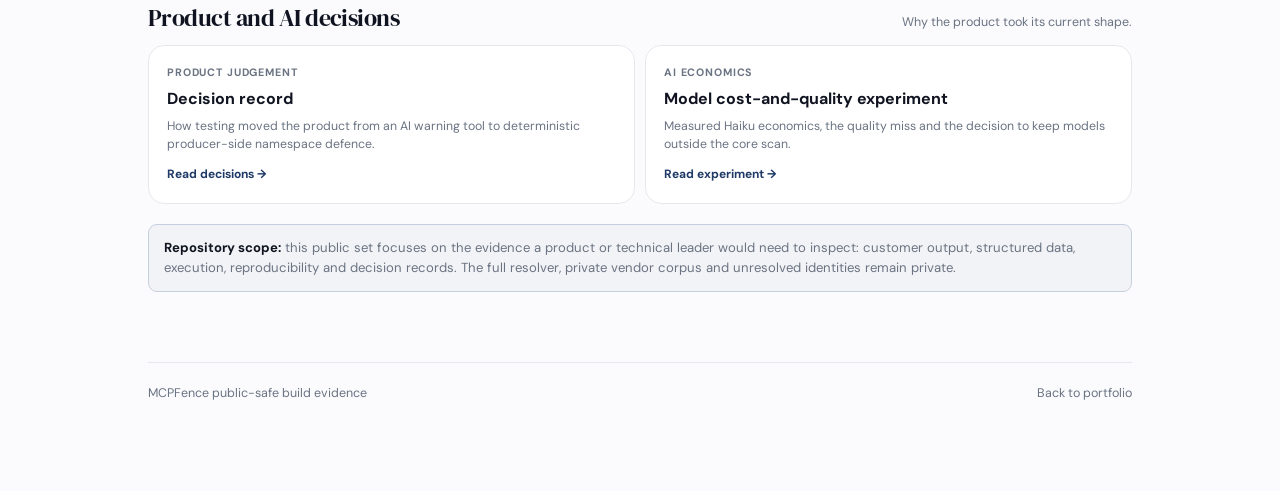
<file: evidence/index.html>
<!DOCTYPE html>

<html lang="en">
<head>
<meta charset="utf-8"/>
<meta content="width=device-width, initial-scale=1" name="viewport"/>
<meta content="#fbfbfd" name="theme-color"/>
<link rel="preconnect" href="https://fonts.googleapis.com"/>
<link rel="preconnect" href="https://fonts.gstatic.com" crossorigin="anonymous"/>
<link href="https://fonts.googleapis.com/css2?family=DM+Sans:wght@300;400;500;600;700&amp;family=DM+Serif+Display&amp;display=swap" rel="stylesheet"/>
<title>Build evidence — MCPFence evidence</title>
<meta content="A curated public evidence repository for the MCPFence builder project." name="description"/>
<meta content="index, follow" name="robots"/>
<meta content="light" name="color-scheme"/>


<link href="../assets/evidence.css" rel="stylesheet"/>
</head>
<body>
<a class="skip-link" href="#content">Skip to content</a>
<div class="wrap">
<header class="topbar">
<a class="brand" href="../index.html">Moti Tabulo</a>
<nav aria-label="Evidence navigation" class="topnav">
<a href="../index.html#mcpfence">Portfolio</a>
<a href="index.html">Evidence index</a>
<a href="report.html">Report</a>
<a href="terminal.html">CLI</a><a href="tests.html">Tests</a>
<a href="https://github.com/mtabz/mtabz.github.io" rel="noopener">GitHub repo</a>
</nav>
</header>
<nav aria-label="Breadcrumb" class="breadcrumb"><a href="../index.html#mcpfence">MCPFence</a><span>/</span><a href="index.html">Build evidence</a><span>/</span><strong>Index</strong></nav>
<p class="closed-banner" role="note">MCPFence closed in August 2026 after a no-go decision. These pages are kept as a record of the build; anything describing future features refers to plans that were not pursued. <a href="../index.html#outcome">Read the outcome</a>.</p>
<main id="content">
<header class="hero"><p class="kicker">Curated public repository</p><h1>MCPFence build evidence</h1><p class="deck">A guided evidence set showing the product output, the running implementation, the deterministic test method and the decisions behind the build.</p><div class="meta-row"><span class="pill">Public-safe</span><span class="pill">Real generated output</span><span class="pill">Selected implementation evidence</span></div></header>
<div class="repo-intro">
<div class="proof-card"><strong>Customer value</strong><span>A concrete exposure report explains the risk and the evidence behind it.</span></div>
<div class="proof-card"><strong>Product mechanics</strong><span>A working CLI resolves live registry surfaces and emits a readable report plus structured data.</span></div>
<div class="proof-card"><strong>Test architecture</strong><span>Layered tests protect resolution rules, adversarial scenarios, registry adapters and output consistency.</span></div>
<div class="proof-card"><strong>Product judgement</strong><span>Decision records show how evidence changed the buyer, product and model strategy.</span></div>
</div>
<section class="repo-section"><div class="repo-section-head"><div><p class="kicker">Start here</p><h2>Generated product outputs</h2></div><p>What a customer or downstream system receives.</p></div><div class="repo-grid">
<a class="repo-card" href="report.html"><span class="type">Human-readable output</span><strong>Sanitised exposure report</strong><p>The exact finding, channel evidence and responsible-disclosure context in a buyer-readable format.</p><span class="arrow">Open report →</span></a>
<a class="repo-card" href="json.html"><span class="type">Machine-readable output</span><strong>Generated exposure map</strong><p>The structured evidence contract underlying the report and planned monitoring or remediation interfaces, which were not built.</p><span class="arrow">Inspect JSON →</span></a>
<a class="repo-card" href="latent.html"><span class="type">Resolution case</span><strong>Open but unclaimed</strong><p>A real, sanitised case showing a latent namespace gap without accusing a third party.</p><span class="arrow">View case →</span></a>
<a class="repo-card" href="protected.html"><span class="type">Resolution case</span><strong>No namespace gap</strong><p>A synthetic control showing that the resolver can return a clean result rather than always producing risk.</p><span class="arrow">View case →</span></a>
</div></section>
<section class="repo-section"><div class="repo-section-head"><div><p class="kicker">Implementation</p><h2>Running product and test method</h2></div><p>How the CLI behaves and how its core decisions stay reliable.</p></div><div class="repo-grid"><a class="repo-card" href="terminal.html"><span class="type">Running implementation</span><strong>Command-line scan</strong><p>See the real command interface, live registry resolution and generated report and JSON outputs.</p><span class="arrow">Open CLI →</span></a><a class="repo-card" href="tests.html"><span class="type">Engineering judgement</span><strong>Test strategy</strong><p>See why the suite separates resolution rules, adversarial scenarios, registry contracts and output consistency.</p><span class="arrow">Review tests →</span></a><a class="repo-card" href="cassette.html"><span class="type">Test evidence</span><strong>Frozen registry cassette</strong><p>Inspect a real, redacted registry response used for deterministic offline replay.</p><span class="arrow">Inspect cassette →</span></a><a class="repo-card" href="architecture.html"><span class="type">Technical design</span><strong>Public-safe architecture</strong><p>Follow the resolution pipeline, current live coverage and explicit safety boundaries.</p><span class="arrow">Read architecture →</span></a></div></section>
<section class="repo-section"><div class="repo-section-head"><div><p class="kicker">Reasoning</p><h2>Product and AI decisions</h2></div><p>Why the product took its current shape.</p></div><div class="repo-grid">
<a class="repo-card" href="product-decisions.html"><span class="type">Product judgement</span><strong>Decision record</strong><p>How testing moved the product from an AI warning tool to deterministic producer-side namespace defence.</p><span class="arrow">Read decisions →</span></a>
<a class="repo-card" href="model-cost-experiment.html"><span class="type">AI economics</span><strong>Model cost-and-quality experiment</strong><p>Measured Haiku economics, the quality miss and the decision to keep models outside the core scan.</p><span class="arrow">Read experiment →</span></a>
</div></section>
<div class="note"><strong>Repository scope:</strong> this public set focuses on the evidence a product or technical leader would need to inspect: customer output, structured data, execution, reproducibility and decision records. The full resolver, private vendor corpus and unresolved identities remain private.</div>
</main>
<footer><span>MCPFence public-safe build evidence</span><a href="../index.html#mcpfence">Back to portfolio</a></footer>
</div>
</body>
</html>
</file>
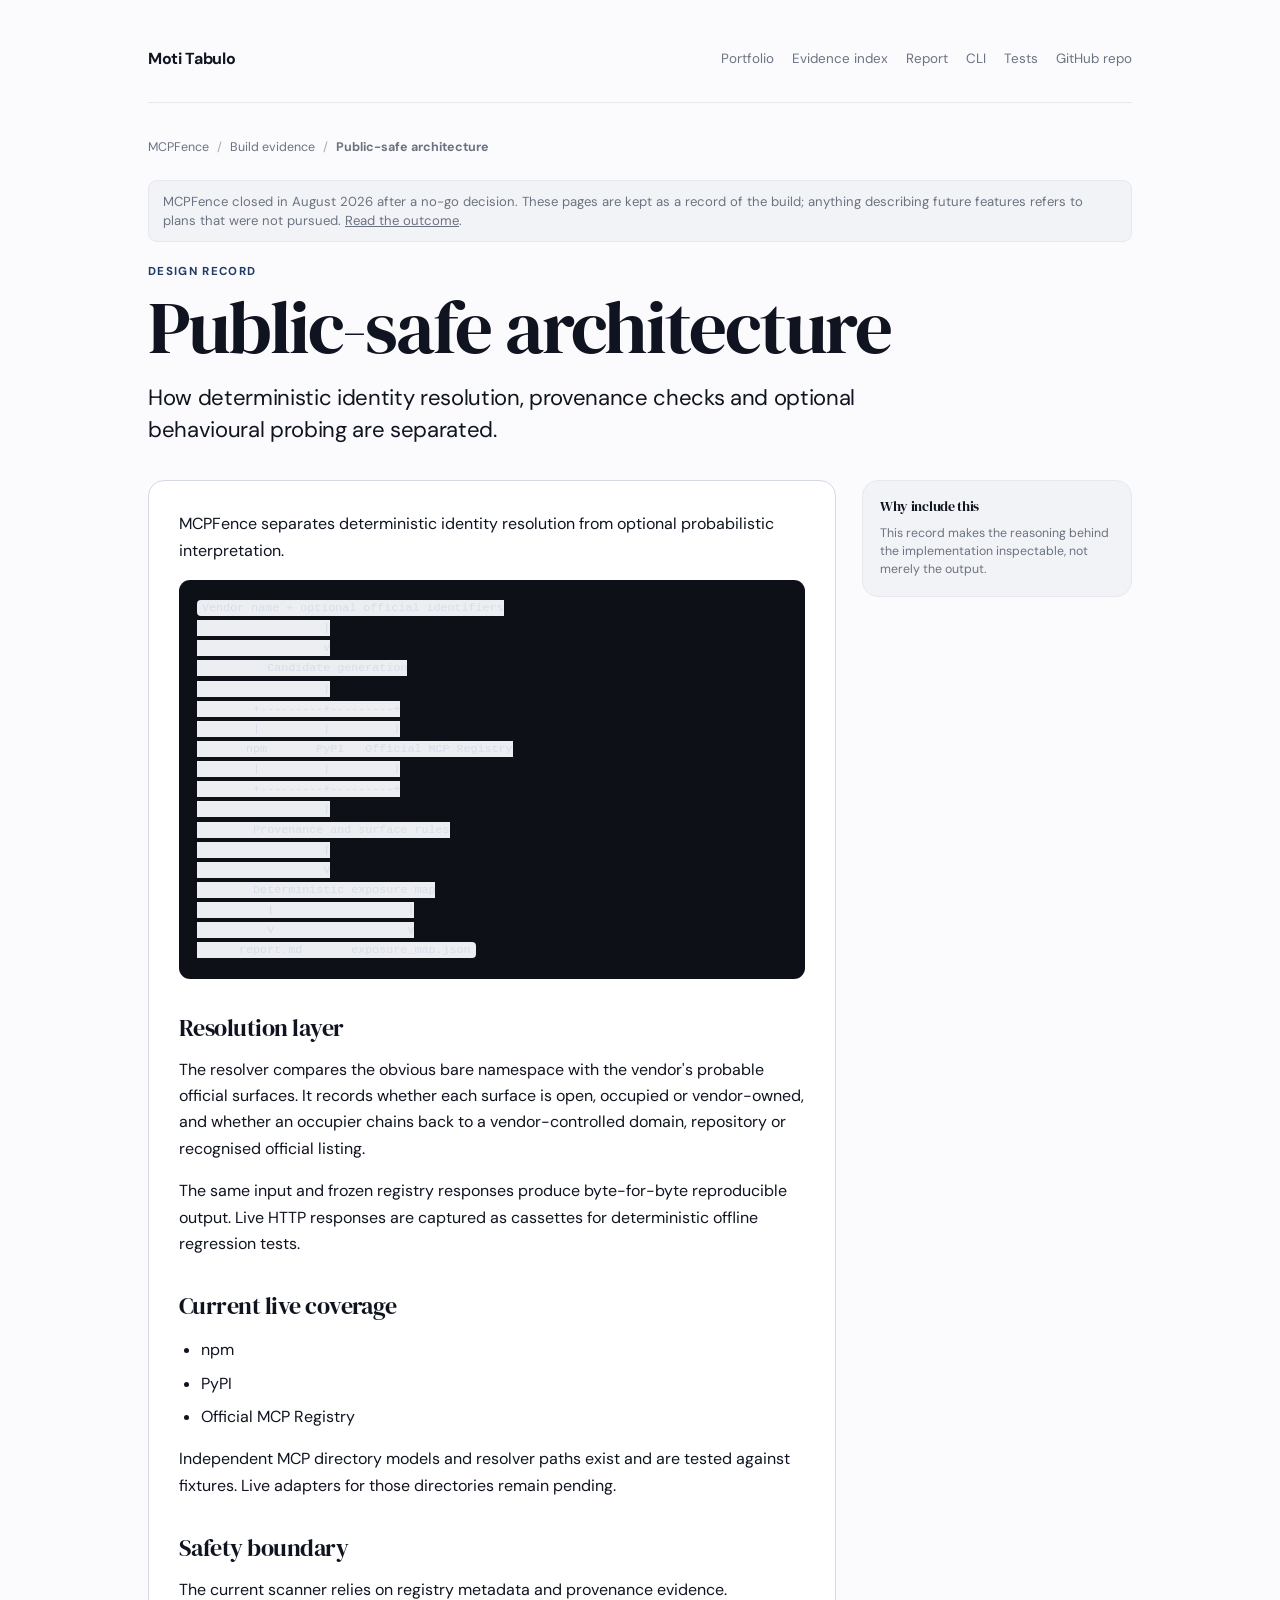
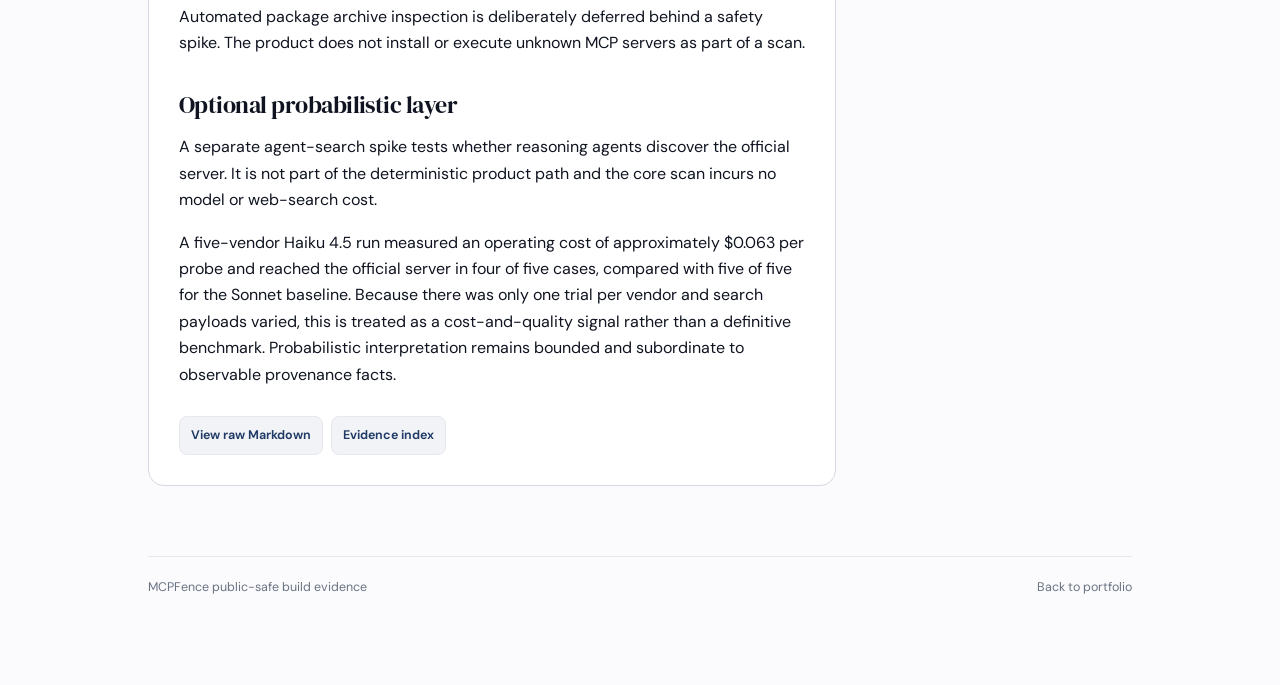
<file: evidence/architecture.html>
<!DOCTYPE html>

<html lang="en">
<head>
<meta charset="utf-8"/>
<meta content="width=device-width, initial-scale=1" name="viewport"/>
<meta content="#fbfbfd" name="theme-color"/>
<link rel="preconnect" href="https://fonts.googleapis.com"/>
<link rel="preconnect" href="https://fonts.gstatic.com" crossorigin="anonymous"/>
<link href="https://fonts.googleapis.com/css2?family=DM+Sans:wght@300;400;500;600;700&amp;family=DM+Serif+Display&amp;display=swap" rel="stylesheet"/>
<title>Public-safe architecture — MCPFence evidence</title>
<meta content="How deterministic identity resolution, provenance checks and optional behavioural probing are separated." name="description"/>
<meta content="index, follow" name="robots"/>
<meta content="light" name="color-scheme"/>


<link href="../assets/evidence.css" rel="stylesheet"/>
</head>
<body>
<a class="skip-link" href="#content">Skip to content</a>
<div class="wrap">
<header class="topbar">
<a class="brand" href="../index.html">Moti Tabulo</a>
<nav aria-label="Evidence navigation" class="topnav">
<a href="../index.html#mcpfence">Portfolio</a>
<a href="index.html">Evidence index</a>
<a href="report.html">Report</a>
<a href="terminal.html">CLI</a><a href="tests.html">Tests</a>
<a href="https://github.com/mtabz/mtabz.github.io" rel="noopener">GitHub repo</a>
</nav>
</header>
<nav aria-label="Breadcrumb" class="breadcrumb"><a href="../index.html#mcpfence">MCPFence</a><span>/</span><a href="index.html">Build evidence</a><span>/</span><strong>Public-safe architecture</strong></nav>
<p class="closed-banner" role="note">MCPFence closed in August 2026 after a no-go decision. These pages are kept as a record of the build; anything describing future features refers to plans that were not pursued. <a href="../index.html#outcome">Read the outcome</a>.</p>
<main id="content"><header class="hero"><p class="kicker">Design record</p><h1>Public-safe architecture</h1><p class="deck">How deterministic identity resolution, provenance checks and optional behavioural probing are separated.</p></header><div class="page-grid"><article class="content-card doc-body"><p>MCPFence separates deterministic identity resolution from optional probabilistic interpretation.</p>
<pre><code class="language-text">Vendor name + optional official identifiers
                  |
                  v
          Candidate generation
                  |
        +---------+---------+
        |         |         |
       npm       PyPI   Official MCP Registry
        |         |         |
        +---------+---------+
                  |
        Provenance and surface rules
                  |
                  v
        Deterministic exposure map
          |                   |
          v                   v
      report.md       exposure_map.json
</code></pre>
<h2>Resolution layer</h2>
<p>The resolver compares the obvious bare namespace with the vendor's probable official surfaces. It records whether each surface is open, occupied or vendor-owned, and whether an occupier chains back to a vendor-controlled domain, repository or recognised official listing.</p>
<p>The same input and frozen registry responses produce byte-for-byte reproducible output. Live HTTP responses are captured as cassettes for deterministic offline regression tests.</p>
<h2>Current live coverage</h2>
<ul>
<li>npm</li>
<li>PyPI</li>
<li>Official MCP Registry</li>
</ul>
<p>Independent MCP directory models and resolver paths exist and are tested against fixtures. Live adapters for those directories remain pending.</p>
<h2>Safety boundary</h2>
<p>The current scanner relies on registry metadata and provenance evidence. Automated package archive inspection is deliberately deferred behind a safety spike. The product does not install or execute unknown MCP servers as part of a scan.</p>
<h2>Optional probabilistic layer</h2>
<p>A separate agent-search spike tests whether reasoning agents discover the official server. It is not part of the deterministic product path and the core scan incurs no model or web-search cost.</p>
<p>A five-vendor Haiku 4.5 run measured an operating cost of approximately $0.063 per probe and reached the official server in four of five cases, compared with five of five for the Sonnet baseline. Because there was only one trial per vendor and search payloads varied, this is treated as a cost-and-quality signal rather than a definitive benchmark. Probabilistic interpretation remains bounded and subordinate to observable provenance facts.</p>
<div class="evidence-nav"><a href="raw/architecture.md">View raw Markdown</a><a href="index.html">Evidence index</a></div></article><aside class="side-stack"><section class="side-card"><h2>Why include this</h2><p>This record makes the reasoning behind the implementation inspectable, not merely the output.</p></section></aside></div></main>
<footer><span>MCPFence public-safe build evidence</span><a href="../index.html#mcpfence">Back to portfolio</a></footer>
</div>
</body>
</html>
</file>
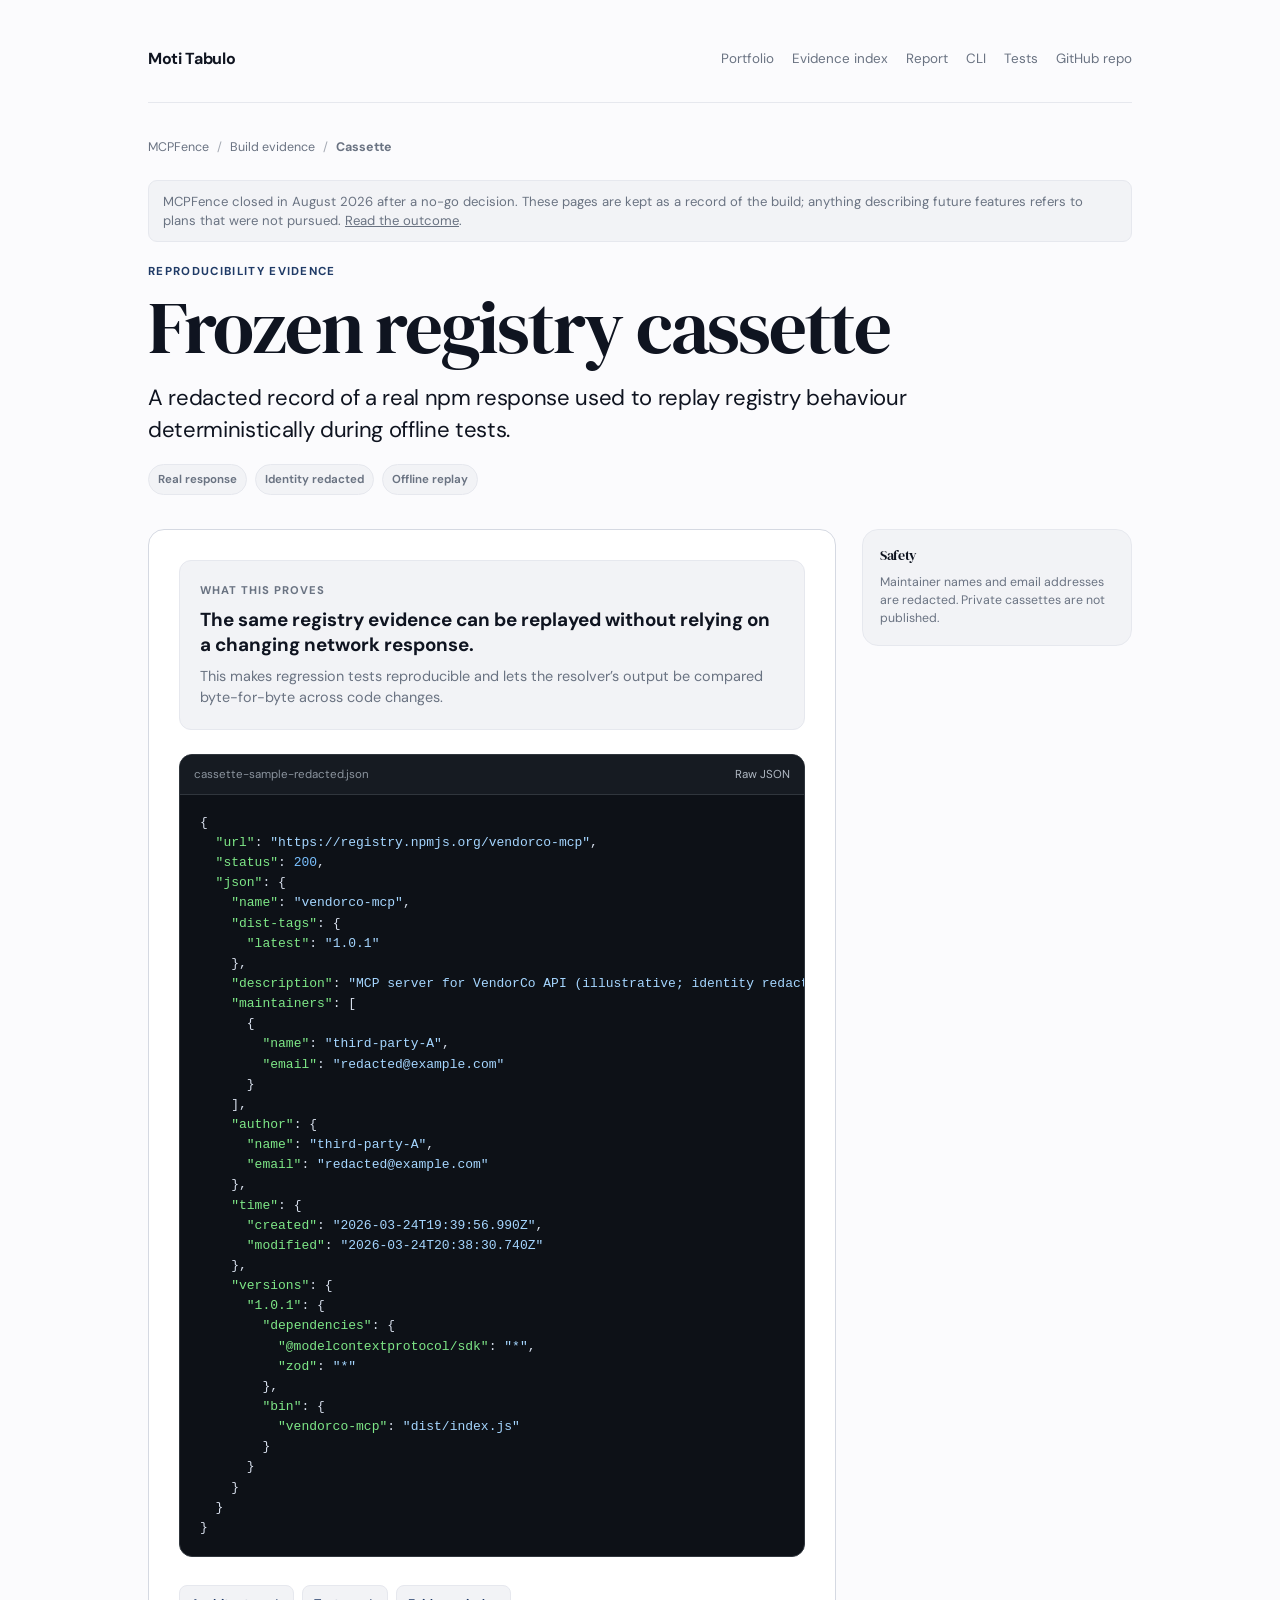
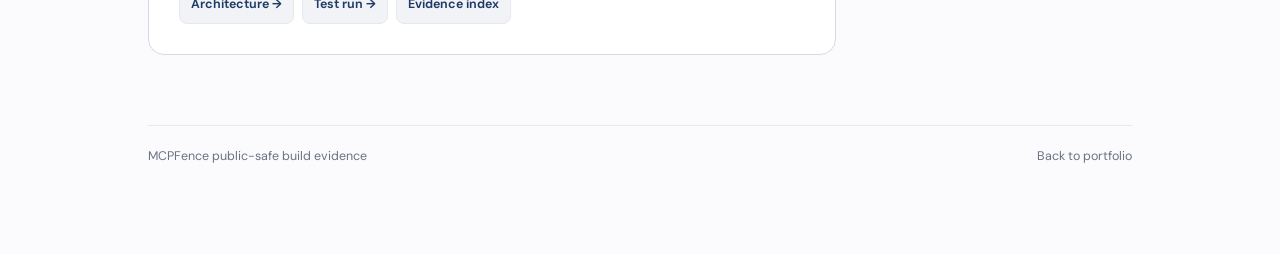
<file: evidence/cassette.html>
<!DOCTYPE html>

<html lang="en">
<head>
<meta charset="utf-8"/>
<meta content="width=device-width, initial-scale=1" name="viewport"/>
<meta content="#fbfbfd" name="theme-color"/>
<link rel="preconnect" href="https://fonts.googleapis.com"/>
<link rel="preconnect" href="https://fonts.gstatic.com" crossorigin="anonymous"/>
<link href="https://fonts.googleapis.com/css2?family=DM+Sans:wght@300;400;500;600;700&amp;family=DM+Serif+Display&amp;display=swap" rel="stylesheet"/>
<title>Frozen registry cassette — MCPFence evidence</title>
<meta content="A redacted real registry response used for deterministic offline test replay." name="description"/>
<meta content="index, follow" name="robots"/>
<meta content="light" name="color-scheme"/>


<link href="../assets/evidence.css" rel="stylesheet"/>
</head>
<body>
<a class="skip-link" href="#content">Skip to content</a>
<div class="wrap">
<header class="topbar">
<a class="brand" href="../index.html">Moti Tabulo</a>
<nav aria-label="Evidence navigation" class="topnav">
<a href="../index.html#mcpfence">Portfolio</a>
<a href="index.html">Evidence index</a>
<a href="report.html">Report</a>
<a href="terminal.html">CLI</a><a href="tests.html">Tests</a>
<a href="https://github.com/mtabz/mtabz.github.io" rel="noopener">GitHub repo</a>
</nav>
</header>
<nav aria-label="Breadcrumb" class="breadcrumb"><a href="../index.html#mcpfence">MCPFence</a><span>/</span><a href="index.html">Build evidence</a><span>/</span><strong>Cassette</strong></nav>
<p class="closed-banner" role="note">MCPFence closed in August 2026 after a no-go decision. These pages are kept as a record of the build; anything describing future features refers to plans that were not pursued. <a href="../index.html#outcome">Read the outcome</a>.</p>
<main id="content">
<header class="hero"><p class="kicker">Reproducibility evidence</p><h1>Frozen registry cassette</h1><p class="deck">A redacted record of a real npm response used to replay registry behaviour deterministically during offline tests.</p><div class="meta-row"><span class="pill">Real response</span><span class="pill">Identity redacted</span><span class="pill">Offline replay</span></div></header>
<div class="page-grid"><article class="content-card"><div class="callout" style="border-color:var(--line);background:var(--soft)"><div class="label" style="color:var(--muted)">What this proves</div><strong>The same registry evidence can be replayed without relying on a changing network response.</strong><p>This makes regression tests reproducible and lets the resolver’s output be compared byte-for-byte across code changes.</p></div><div class="code-shell"><div class="code-head"><span>cassette-sample-redacted.json</span><div class="code-actions"><a href="raw/cassette-sample-redacted.json">Raw JSON</a></div></div><div class="code-body"><div class="highlight"><pre><span></span><span class="p">{</span>
<span class="w">  </span><span class="nt">"url"</span><span class="p">:</span><span class="w"> </span><span class="s2">"https://registry.npmjs.org/vendorco-mcp"</span><span class="p">,</span>
<span class="w">  </span><span class="nt">"status"</span><span class="p">:</span><span class="w"> </span><span class="mi">200</span><span class="p">,</span>
<span class="w">  </span><span class="nt">"json"</span><span class="p">:</span><span class="w"> </span><span class="p">{</span>
<span class="w">    </span><span class="nt">"name"</span><span class="p">:</span><span class="w"> </span><span class="s2">"vendorco-mcp"</span><span class="p">,</span>
<span class="w">    </span><span class="nt">"dist-tags"</span><span class="p">:</span><span class="w"> </span><span class="p">{</span>
<span class="w">      </span><span class="nt">"latest"</span><span class="p">:</span><span class="w"> </span><span class="s2">"1.0.1"</span>
<span class="w">    </span><span class="p">},</span>
<span class="w">    </span><span class="nt">"description"</span><span class="p">:</span><span class="w"> </span><span class="s2">"MCP server for VendorCo API (illustrative; identity redacted)"</span><span class="p">,</span>
<span class="w">    </span><span class="nt">"maintainers"</span><span class="p">:</span><span class="w"> </span><span class="p">[</span>
<span class="w">      </span><span class="p">{</span>
<span class="w">        </span><span class="nt">"name"</span><span class="p">:</span><span class="w"> </span><span class="s2">"third-party-A"</span><span class="p">,</span>
<span class="w">        </span><span class="nt">"email"</span><span class="p">:</span><span class="w"> </span><span class="s2">"redacted@example.com"</span>
<span class="w">      </span><span class="p">}</span>
<span class="w">    </span><span class="p">],</span>
<span class="w">    </span><span class="nt">"author"</span><span class="p">:</span><span class="w"> </span><span class="p">{</span>
<span class="w">      </span><span class="nt">"name"</span><span class="p">:</span><span class="w"> </span><span class="s2">"third-party-A"</span><span class="p">,</span>
<span class="w">      </span><span class="nt">"email"</span><span class="p">:</span><span class="w"> </span><span class="s2">"redacted@example.com"</span>
<span class="w">    </span><span class="p">},</span>
<span class="w">    </span><span class="nt">"time"</span><span class="p">:</span><span class="w"> </span><span class="p">{</span>
<span class="w">      </span><span class="nt">"created"</span><span class="p">:</span><span class="w"> </span><span class="s2">"2026-03-24T19:39:56.990Z"</span><span class="p">,</span>
<span class="w">      </span><span class="nt">"modified"</span><span class="p">:</span><span class="w"> </span><span class="s2">"2026-03-24T20:38:30.740Z"</span>
<span class="w">    </span><span class="p">},</span>
<span class="w">    </span><span class="nt">"versions"</span><span class="p">:</span><span class="w"> </span><span class="p">{</span>
<span class="w">      </span><span class="nt">"1.0.1"</span><span class="p">:</span><span class="w"> </span><span class="p">{</span>
<span class="w">        </span><span class="nt">"dependencies"</span><span class="p">:</span><span class="w"> </span><span class="p">{</span>
<span class="w">          </span><span class="nt">"@modelcontextprotocol/sdk"</span><span class="p">:</span><span class="w"> </span><span class="s2">"*"</span><span class="p">,</span>
<span class="w">          </span><span class="nt">"zod"</span><span class="p">:</span><span class="w"> </span><span class="s2">"*"</span>
<span class="w">        </span><span class="p">},</span>
<span class="w">        </span><span class="nt">"bin"</span><span class="p">:</span><span class="w"> </span><span class="p">{</span>
<span class="w">          </span><span class="nt">"vendorco-mcp"</span><span class="p">:</span><span class="w"> </span><span class="s2">"dist/index.js"</span>
<span class="w">        </span><span class="p">}</span>
<span class="w">      </span><span class="p">}</span>
<span class="w">    </span><span class="p">}</span>
<span class="w">  </span><span class="p">}</span>
<span class="p">}</span>
</pre></div>
</div></div><div class="evidence-nav"><a href="architecture.html">Architecture →</a><a href="terminal.html">Test run →</a><a href="index.html">Evidence index</a></div></article><aside class="side-stack"><section class="side-card"><h2>Safety</h2><p>Maintainer names and email addresses are redacted. Private cassettes are not published.</p></section></aside></div></main>
<footer><span>MCPFence public-safe build evidence</span><a href="../index.html#mcpfence">Back to portfolio</a></footer>
</div>
</body>
</html>
</file>
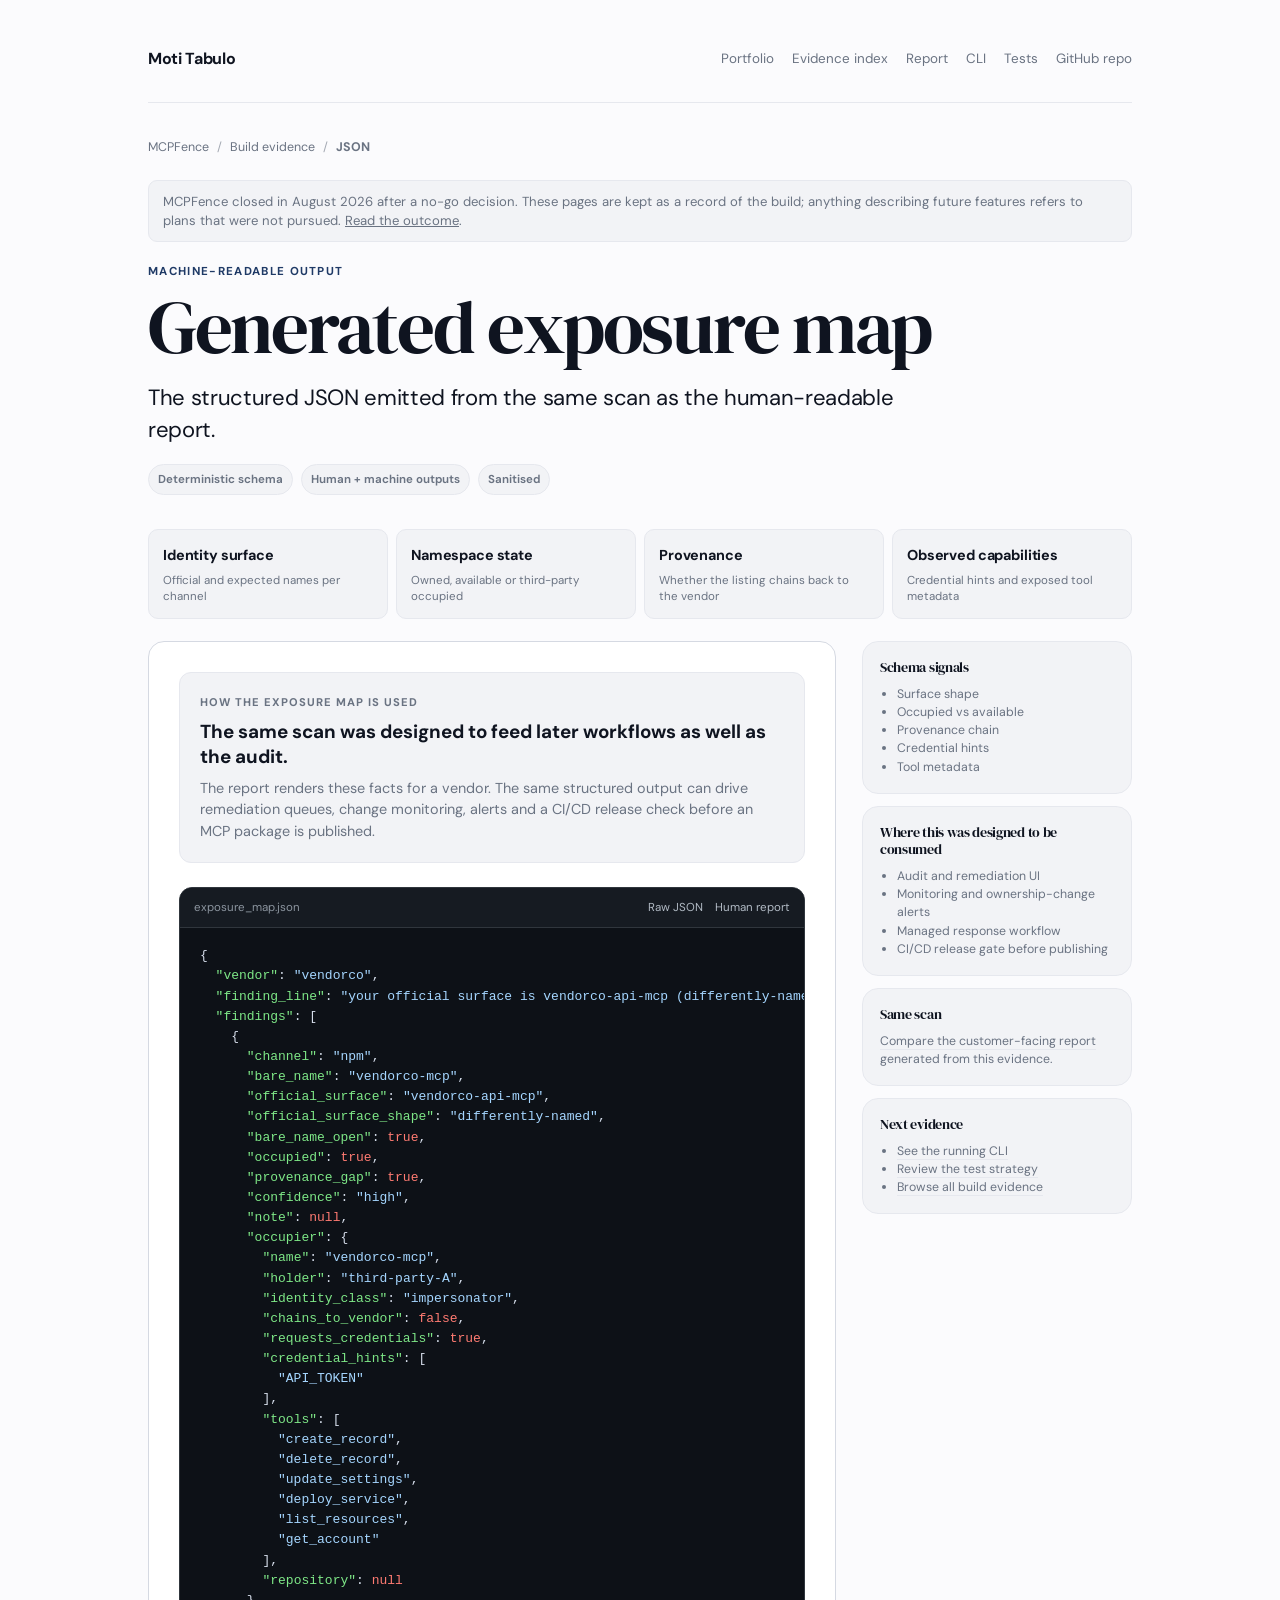
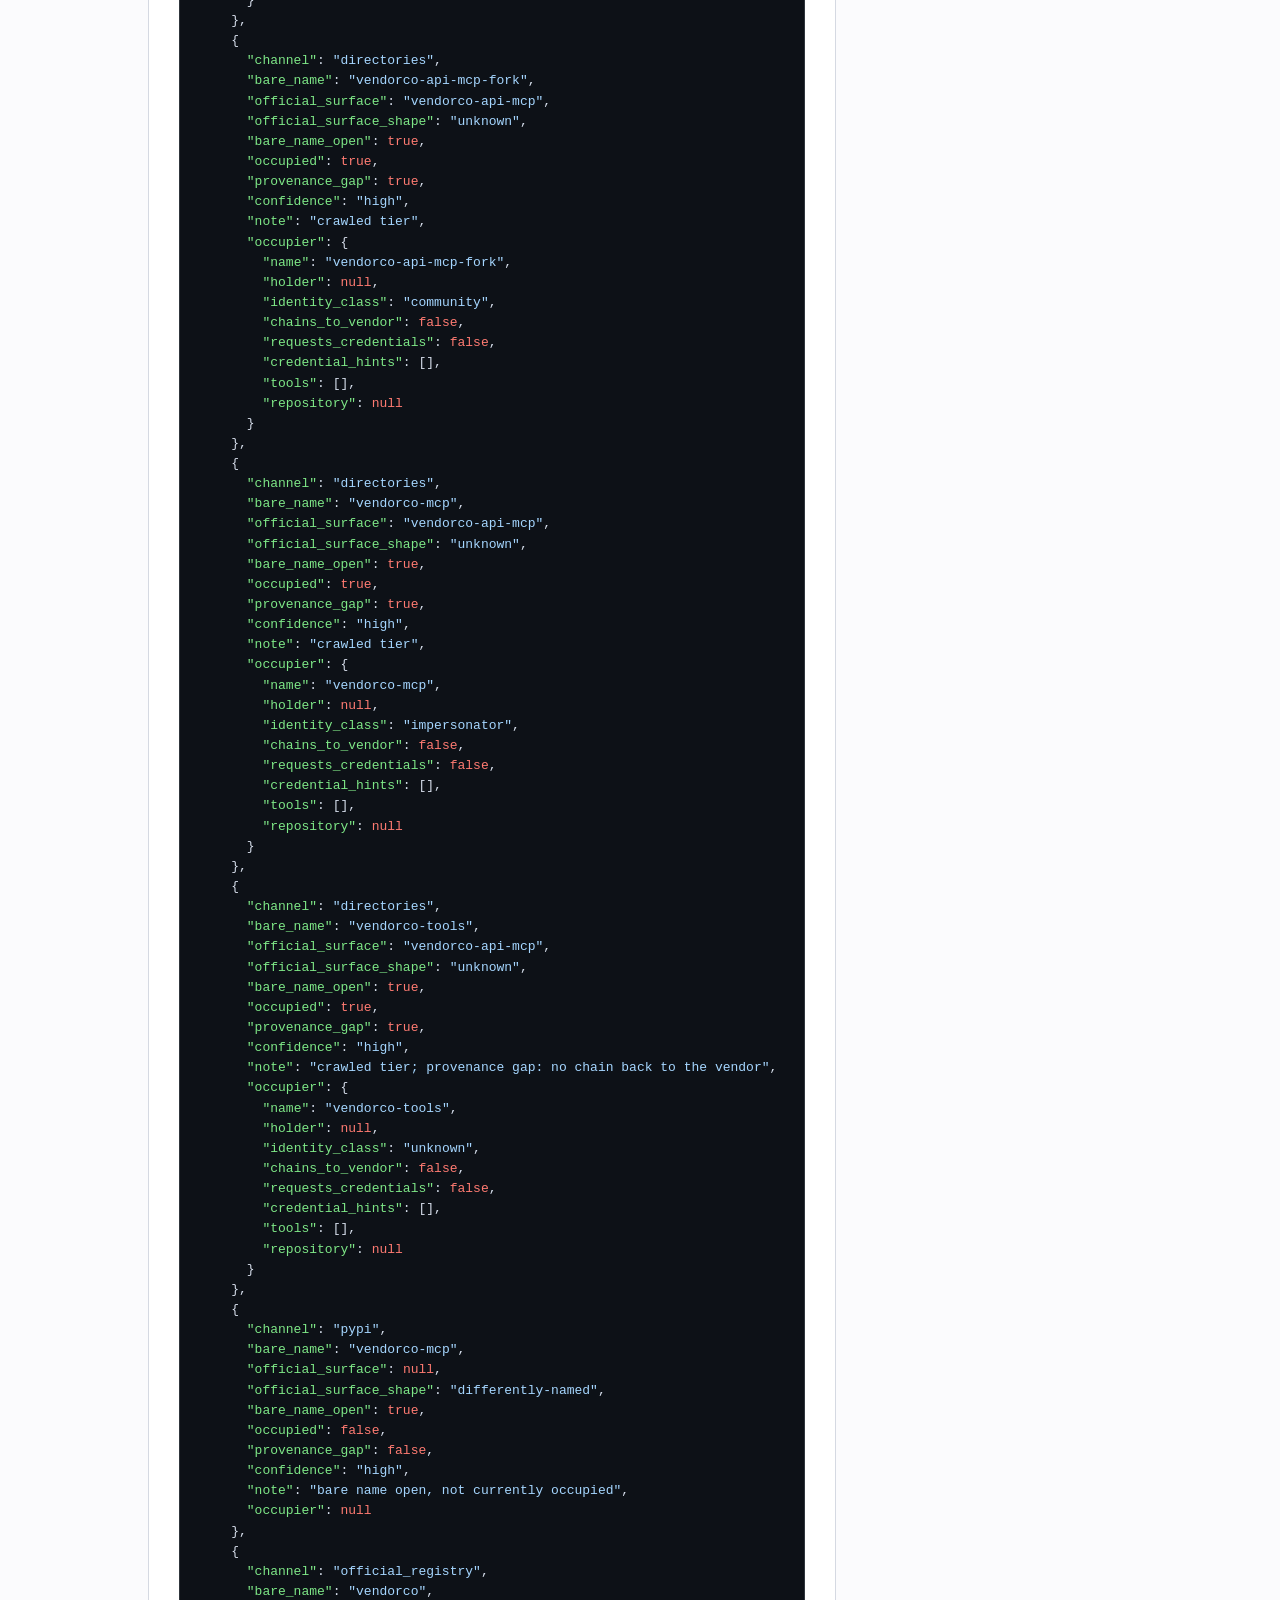
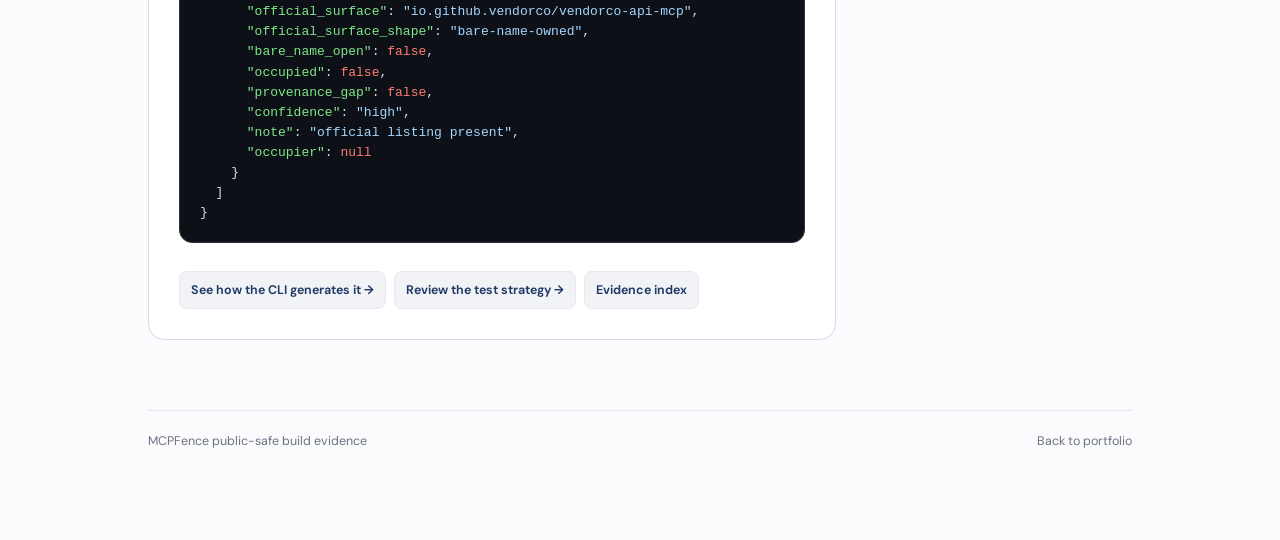
<file: evidence/json.html>
<!DOCTYPE html>

<html lang="en">
<head>
<meta charset="utf-8"/>
<meta content="width=device-width, initial-scale=1" name="viewport"/>
<meta content="#fbfbfd" name="theme-color"/>
<link rel="preconnect" href="https://fonts.googleapis.com"/>
<link rel="preconnect" href="https://fonts.gstatic.com" crossorigin="anonymous"/>
<link href="https://fonts.googleapis.com/css2?family=DM+Sans:wght@300;400;500;600;700&amp;family=DM+Serif+Display&amp;display=swap" rel="stylesheet"/>
<title>Generated exposure map — MCPFence evidence</title>
<meta content="A prettified view of the machine-readable MCPFence exposure map." name="description"/>
<meta content="index, follow" name="robots"/>
<meta content="light" name="color-scheme"/>


<link href="../assets/evidence.css" rel="stylesheet"/>
</head>
<body>
<a class="skip-link" href="#content">Skip to content</a>
<div class="wrap">
<header class="topbar">
<a class="brand" href="../index.html">Moti Tabulo</a>
<nav aria-label="Evidence navigation" class="topnav">
<a href="../index.html#mcpfence">Portfolio</a>
<a href="index.html">Evidence index</a>
<a href="report.html">Report</a>
<a href="terminal.html">CLI</a><a href="tests.html">Tests</a>
<a href="https://github.com/mtabz/mtabz.github.io" rel="noopener">GitHub repo</a>
</nav>
</header>
<nav aria-label="Breadcrumb" class="breadcrumb"><a href="../index.html#mcpfence">MCPFence</a><span>/</span><a href="index.html">Build evidence</a><span>/</span><strong>JSON</strong></nav>
<p class="closed-banner" role="note">MCPFence closed in August 2026 after a no-go decision. These pages are kept as a record of the build; anything describing future features refers to plans that were not pursued. <a href="../index.html#outcome">Read the outcome</a>.</p>
<main id="content">
<header class="hero"><p class="kicker">Machine-readable output</p><h1>Generated exposure map</h1><p class="deck">The structured JSON emitted from the same scan as the human-readable report.</p><div class="meta-row"><span class="pill">Deterministic schema</span><span class="pill">Human + machine outputs</span><span class="pill">Sanitised</span></div></header>
<div class="summary-grid"><div class="summary-item"><strong>Identity surface</strong><span>Official and expected names per channel</span></div><div class="summary-item"><strong>Namespace state</strong><span>Owned, available or third-party occupied</span></div><div class="summary-item"><strong>Provenance</strong><span>Whether the listing chains back to the vendor</span></div><div class="summary-item"><strong>Observed capabilities</strong><span>Credential hints and exposed tool metadata</span></div></div>
<div class="page-grid"><article class="content-card"><div class="callout" style="border-color:var(--line);background:var(--soft)"><div class="label" style="color:var(--muted)">How the exposure map is used</div><strong>The same scan was designed to feed later workflows as well as the audit.</strong><p>The report renders these facts for a vendor. The same structured output can drive remediation queues, change monitoring, alerts and a CI/CD release check before an MCP package is published.</p></div>
<div class="code-shell"><div class="code-head"><span>exposure_map.json</span><div class="code-actions"><a href="raw/exposure-map.json">Raw JSON</a><a href="report.html">Human report</a></div></div><div class="code-body"><div class="highlight"><pre><span></span><span class="p">{</span>
<span class="w">  </span><span class="nt">"vendor"</span><span class="p">:</span><span class="w"> </span><span class="s2">"vendorco"</span><span class="p">,</span>
<span class="w">  </span><span class="nt">"finding_line"</span><span class="p">:</span><span class="w"> </span><span class="s2">"your official surface is vendorco-api-mcp (differently-named), so the bare name vendorco-mcp is open on npm, occupied today by third-party-A which requests API_TOKEN and exposes create_record, delete_record, update_settings, deploy_service, list_resources, get_account."</span><span class="p">,</span>
<span class="w">  </span><span class="nt">"findings"</span><span class="p">:</span><span class="w"> </span><span class="p">[</span>
<span class="w">    </span><span class="p">{</span>
<span class="w">      </span><span class="nt">"channel"</span><span class="p">:</span><span class="w"> </span><span class="s2">"npm"</span><span class="p">,</span>
<span class="w">      </span><span class="nt">"bare_name"</span><span class="p">:</span><span class="w"> </span><span class="s2">"vendorco-mcp"</span><span class="p">,</span>
<span class="w">      </span><span class="nt">"official_surface"</span><span class="p">:</span><span class="w"> </span><span class="s2">"vendorco-api-mcp"</span><span class="p">,</span>
<span class="w">      </span><span class="nt">"official_surface_shape"</span><span class="p">:</span><span class="w"> </span><span class="s2">"differently-named"</span><span class="p">,</span>
<span class="w">      </span><span class="nt">"bare_name_open"</span><span class="p">:</span><span class="w"> </span><span class="kc">true</span><span class="p">,</span>
<span class="w">      </span><span class="nt">"occupied"</span><span class="p">:</span><span class="w"> </span><span class="kc">true</span><span class="p">,</span>
<span class="w">      </span><span class="nt">"provenance_gap"</span><span class="p">:</span><span class="w"> </span><span class="kc">true</span><span class="p">,</span>
<span class="w">      </span><span class="nt">"confidence"</span><span class="p">:</span><span class="w"> </span><span class="s2">"high"</span><span class="p">,</span>
<span class="w">      </span><span class="nt">"note"</span><span class="p">:</span><span class="w"> </span><span class="kc">null</span><span class="p">,</span>
<span class="w">      </span><span class="nt">"occupier"</span><span class="p">:</span><span class="w"> </span><span class="p">{</span>
<span class="w">        </span><span class="nt">"name"</span><span class="p">:</span><span class="w"> </span><span class="s2">"vendorco-mcp"</span><span class="p">,</span>
<span class="w">        </span><span class="nt">"holder"</span><span class="p">:</span><span class="w"> </span><span class="s2">"third-party-A"</span><span class="p">,</span>
<span class="w">        </span><span class="nt">"identity_class"</span><span class="p">:</span><span class="w"> </span><span class="s2">"impersonator"</span><span class="p">,</span>
<span class="w">        </span><span class="nt">"chains_to_vendor"</span><span class="p">:</span><span class="w"> </span><span class="kc">false</span><span class="p">,</span>
<span class="w">        </span><span class="nt">"requests_credentials"</span><span class="p">:</span><span class="w"> </span><span class="kc">true</span><span class="p">,</span>
<span class="w">        </span><span class="nt">"credential_hints"</span><span class="p">:</span><span class="w"> </span><span class="p">[</span>
<span class="w">          </span><span class="s2">"API_TOKEN"</span>
<span class="w">        </span><span class="p">],</span>
<span class="w">        </span><span class="nt">"tools"</span><span class="p">:</span><span class="w"> </span><span class="p">[</span>
<span class="w">          </span><span class="s2">"create_record"</span><span class="p">,</span>
<span class="w">          </span><span class="s2">"delete_record"</span><span class="p">,</span>
<span class="w">          </span><span class="s2">"update_settings"</span><span class="p">,</span>
<span class="w">          </span><span class="s2">"deploy_service"</span><span class="p">,</span>
<span class="w">          </span><span class="s2">"list_resources"</span><span class="p">,</span>
<span class="w">          </span><span class="s2">"get_account"</span>
<span class="w">        </span><span class="p">],</span>
<span class="w">        </span><span class="nt">"repository"</span><span class="p">:</span><span class="w"> </span><span class="kc">null</span>
<span class="w">      </span><span class="p">}</span>
<span class="w">    </span><span class="p">},</span>
<span class="w">    </span><span class="p">{</span>
<span class="w">      </span><span class="nt">"channel"</span><span class="p">:</span><span class="w"> </span><span class="s2">"directories"</span><span class="p">,</span>
<span class="w">      </span><span class="nt">"bare_name"</span><span class="p">:</span><span class="w"> </span><span class="s2">"vendorco-api-mcp-fork"</span><span class="p">,</span>
<span class="w">      </span><span class="nt">"official_surface"</span><span class="p">:</span><span class="w"> </span><span class="s2">"vendorco-api-mcp"</span><span class="p">,</span>
<span class="w">      </span><span class="nt">"official_surface_shape"</span><span class="p">:</span><span class="w"> </span><span class="s2">"unknown"</span><span class="p">,</span>
<span class="w">      </span><span class="nt">"bare_name_open"</span><span class="p">:</span><span class="w"> </span><span class="kc">true</span><span class="p">,</span>
<span class="w">      </span><span class="nt">"occupied"</span><span class="p">:</span><span class="w"> </span><span class="kc">true</span><span class="p">,</span>
<span class="w">      </span><span class="nt">"provenance_gap"</span><span class="p">:</span><span class="w"> </span><span class="kc">true</span><span class="p">,</span>
<span class="w">      </span><span class="nt">"confidence"</span><span class="p">:</span><span class="w"> </span><span class="s2">"high"</span><span class="p">,</span>
<span class="w">      </span><span class="nt">"note"</span><span class="p">:</span><span class="w"> </span><span class="s2">"crawled tier"</span><span class="p">,</span>
<span class="w">      </span><span class="nt">"occupier"</span><span class="p">:</span><span class="w"> </span><span class="p">{</span>
<span class="w">        </span><span class="nt">"name"</span><span class="p">:</span><span class="w"> </span><span class="s2">"vendorco-api-mcp-fork"</span><span class="p">,</span>
<span class="w">        </span><span class="nt">"holder"</span><span class="p">:</span><span class="w"> </span><span class="kc">null</span><span class="p">,</span>
<span class="w">        </span><span class="nt">"identity_class"</span><span class="p">:</span><span class="w"> </span><span class="s2">"community"</span><span class="p">,</span>
<span class="w">        </span><span class="nt">"chains_to_vendor"</span><span class="p">:</span><span class="w"> </span><span class="kc">false</span><span class="p">,</span>
<span class="w">        </span><span class="nt">"requests_credentials"</span><span class="p">:</span><span class="w"> </span><span class="kc">false</span><span class="p">,</span>
<span class="w">        </span><span class="nt">"credential_hints"</span><span class="p">:</span><span class="w"> </span><span class="p">[],</span>
<span class="w">        </span><span class="nt">"tools"</span><span class="p">:</span><span class="w"> </span><span class="p">[],</span>
<span class="w">        </span><span class="nt">"repository"</span><span class="p">:</span><span class="w"> </span><span class="kc">null</span>
<span class="w">      </span><span class="p">}</span>
<span class="w">    </span><span class="p">},</span>
<span class="w">    </span><span class="p">{</span>
<span class="w">      </span><span class="nt">"channel"</span><span class="p">:</span><span class="w"> </span><span class="s2">"directories"</span><span class="p">,</span>
<span class="w">      </span><span class="nt">"bare_name"</span><span class="p">:</span><span class="w"> </span><span class="s2">"vendorco-mcp"</span><span class="p">,</span>
<span class="w">      </span><span class="nt">"official_surface"</span><span class="p">:</span><span class="w"> </span><span class="s2">"vendorco-api-mcp"</span><span class="p">,</span>
<span class="w">      </span><span class="nt">"official_surface_shape"</span><span class="p">:</span><span class="w"> </span><span class="s2">"unknown"</span><span class="p">,</span>
<span class="w">      </span><span class="nt">"bare_name_open"</span><span class="p">:</span><span class="w"> </span><span class="kc">true</span><span class="p">,</span>
<span class="w">      </span><span class="nt">"occupied"</span><span class="p">:</span><span class="w"> </span><span class="kc">true</span><span class="p">,</span>
<span class="w">      </span><span class="nt">"provenance_gap"</span><span class="p">:</span><span class="w"> </span><span class="kc">true</span><span class="p">,</span>
<span class="w">      </span><span class="nt">"confidence"</span><span class="p">:</span><span class="w"> </span><span class="s2">"high"</span><span class="p">,</span>
<span class="w">      </span><span class="nt">"note"</span><span class="p">:</span><span class="w"> </span><span class="s2">"crawled tier"</span><span class="p">,</span>
<span class="w">      </span><span class="nt">"occupier"</span><span class="p">:</span><span class="w"> </span><span class="p">{</span>
<span class="w">        </span><span class="nt">"name"</span><span class="p">:</span><span class="w"> </span><span class="s2">"vendorco-mcp"</span><span class="p">,</span>
<span class="w">        </span><span class="nt">"holder"</span><span class="p">:</span><span class="w"> </span><span class="kc">null</span><span class="p">,</span>
<span class="w">        </span><span class="nt">"identity_class"</span><span class="p">:</span><span class="w"> </span><span class="s2">"impersonator"</span><span class="p">,</span>
<span class="w">        </span><span class="nt">"chains_to_vendor"</span><span class="p">:</span><span class="w"> </span><span class="kc">false</span><span class="p">,</span>
<span class="w">        </span><span class="nt">"requests_credentials"</span><span class="p">:</span><span class="w"> </span><span class="kc">false</span><span class="p">,</span>
<span class="w">        </span><span class="nt">"credential_hints"</span><span class="p">:</span><span class="w"> </span><span class="p">[],</span>
<span class="w">        </span><span class="nt">"tools"</span><span class="p">:</span><span class="w"> </span><span class="p">[],</span>
<span class="w">        </span><span class="nt">"repository"</span><span class="p">:</span><span class="w"> </span><span class="kc">null</span>
<span class="w">      </span><span class="p">}</span>
<span class="w">    </span><span class="p">},</span>
<span class="w">    </span><span class="p">{</span>
<span class="w">      </span><span class="nt">"channel"</span><span class="p">:</span><span class="w"> </span><span class="s2">"directories"</span><span class="p">,</span>
<span class="w">      </span><span class="nt">"bare_name"</span><span class="p">:</span><span class="w"> </span><span class="s2">"vendorco-tools"</span><span class="p">,</span>
<span class="w">      </span><span class="nt">"official_surface"</span><span class="p">:</span><span class="w"> </span><span class="s2">"vendorco-api-mcp"</span><span class="p">,</span>
<span class="w">      </span><span class="nt">"official_surface_shape"</span><span class="p">:</span><span class="w"> </span><span class="s2">"unknown"</span><span class="p">,</span>
<span class="w">      </span><span class="nt">"bare_name_open"</span><span class="p">:</span><span class="w"> </span><span class="kc">true</span><span class="p">,</span>
<span class="w">      </span><span class="nt">"occupied"</span><span class="p">:</span><span class="w"> </span><span class="kc">true</span><span class="p">,</span>
<span class="w">      </span><span class="nt">"provenance_gap"</span><span class="p">:</span><span class="w"> </span><span class="kc">true</span><span class="p">,</span>
<span class="w">      </span><span class="nt">"confidence"</span><span class="p">:</span><span class="w"> </span><span class="s2">"high"</span><span class="p">,</span>
<span class="w">      </span><span class="nt">"note"</span><span class="p">:</span><span class="w"> </span><span class="s2">"crawled tier; provenance gap: no chain back to the vendor"</span><span class="p">,</span>
<span class="w">      </span><span class="nt">"occupier"</span><span class="p">:</span><span class="w"> </span><span class="p">{</span>
<span class="w">        </span><span class="nt">"name"</span><span class="p">:</span><span class="w"> </span><span class="s2">"vendorco-tools"</span><span class="p">,</span>
<span class="w">        </span><span class="nt">"holder"</span><span class="p">:</span><span class="w"> </span><span class="kc">null</span><span class="p">,</span>
<span class="w">        </span><span class="nt">"identity_class"</span><span class="p">:</span><span class="w"> </span><span class="s2">"unknown"</span><span class="p">,</span>
<span class="w">        </span><span class="nt">"chains_to_vendor"</span><span class="p">:</span><span class="w"> </span><span class="kc">false</span><span class="p">,</span>
<span class="w">        </span><span class="nt">"requests_credentials"</span><span class="p">:</span><span class="w"> </span><span class="kc">false</span><span class="p">,</span>
<span class="w">        </span><span class="nt">"credential_hints"</span><span class="p">:</span><span class="w"> </span><span class="p">[],</span>
<span class="w">        </span><span class="nt">"tools"</span><span class="p">:</span><span class="w"> </span><span class="p">[],</span>
<span class="w">        </span><span class="nt">"repository"</span><span class="p">:</span><span class="w"> </span><span class="kc">null</span>
<span class="w">      </span><span class="p">}</span>
<span class="w">    </span><span class="p">},</span>
<span class="w">    </span><span class="p">{</span>
<span class="w">      </span><span class="nt">"channel"</span><span class="p">:</span><span class="w"> </span><span class="s2">"pypi"</span><span class="p">,</span>
<span class="w">      </span><span class="nt">"bare_name"</span><span class="p">:</span><span class="w"> </span><span class="s2">"vendorco-mcp"</span><span class="p">,</span>
<span class="w">      </span><span class="nt">"official_surface"</span><span class="p">:</span><span class="w"> </span><span class="kc">null</span><span class="p">,</span>
<span class="w">      </span><span class="nt">"official_surface_shape"</span><span class="p">:</span><span class="w"> </span><span class="s2">"differently-named"</span><span class="p">,</span>
<span class="w">      </span><span class="nt">"bare_name_open"</span><span class="p">:</span><span class="w"> </span><span class="kc">true</span><span class="p">,</span>
<span class="w">      </span><span class="nt">"occupied"</span><span class="p">:</span><span class="w"> </span><span class="kc">false</span><span class="p">,</span>
<span class="w">      </span><span class="nt">"provenance_gap"</span><span class="p">:</span><span class="w"> </span><span class="kc">false</span><span class="p">,</span>
<span class="w">      </span><span class="nt">"confidence"</span><span class="p">:</span><span class="w"> </span><span class="s2">"high"</span><span class="p">,</span>
<span class="w">      </span><span class="nt">"note"</span><span class="p">:</span><span class="w"> </span><span class="s2">"bare name open, not currently occupied"</span><span class="p">,</span>
<span class="w">      </span><span class="nt">"occupier"</span><span class="p">:</span><span class="w"> </span><span class="kc">null</span>
<span class="w">    </span><span class="p">},</span>
<span class="w">    </span><span class="p">{</span>
<span class="w">      </span><span class="nt">"channel"</span><span class="p">:</span><span class="w"> </span><span class="s2">"official_registry"</span><span class="p">,</span>
<span class="w">      </span><span class="nt">"bare_name"</span><span class="p">:</span><span class="w"> </span><span class="s2">"vendorco"</span><span class="p">,</span>
<span class="w">      </span><span class="nt">"official_surface"</span><span class="p">:</span><span class="w"> </span><span class="s2">"io.github.vendorco/vendorco-api-mcp"</span><span class="p">,</span>
<span class="w">      </span><span class="nt">"official_surface_shape"</span><span class="p">:</span><span class="w"> </span><span class="s2">"bare-name-owned"</span><span class="p">,</span>
<span class="w">      </span><span class="nt">"bare_name_open"</span><span class="p">:</span><span class="w"> </span><span class="kc">false</span><span class="p">,</span>
<span class="w">      </span><span class="nt">"occupied"</span><span class="p">:</span><span class="w"> </span><span class="kc">false</span><span class="p">,</span>
<span class="w">      </span><span class="nt">"provenance_gap"</span><span class="p">:</span><span class="w"> </span><span class="kc">false</span><span class="p">,</span>
<span class="w">      </span><span class="nt">"confidence"</span><span class="p">:</span><span class="w"> </span><span class="s2">"high"</span><span class="p">,</span>
<span class="w">      </span><span class="nt">"note"</span><span class="p">:</span><span class="w"> </span><span class="s2">"official listing present"</span><span class="p">,</span>
<span class="w">      </span><span class="nt">"occupier"</span><span class="p">:</span><span class="w"> </span><span class="kc">null</span>
<span class="w">    </span><span class="p">}</span>
<span class="w">  </span><span class="p">]</span>
<span class="p">}</span>
</pre></div>
</div></div><div class="evidence-nav"><a href="terminal.html">See how the CLI generates it →</a><a href="tests.html">Review the test strategy →</a><a href="index.html">Evidence index</a></div></article><aside class="side-stack"><section class="side-card"><h2>Schema signals</h2><ul><li>Surface shape</li><li>Occupied vs available</li><li>Provenance chain</li><li>Credential hints</li><li>Tool metadata</li></ul></section><section class="side-card"><h2>Where this was designed to be consumed</h2><ul><li>Audit and remediation UI</li><li>Monitoring and ownership-change alerts</li><li>Managed response workflow</li><li>CI/CD release gate before publishing</li></ul></section><section class="side-card"><h2>Same scan</h2><p><a href="report.html">Compare the customer-facing report</a> generated from this evidence.</p></section><section class="side-card"><h2>Next evidence</h2><ul><li><a href="terminal.html">See the running CLI</a></li><li><a href="tests.html">Review the test strategy</a></li><li><a href="index.html">Browse all build evidence</a></li></ul></section></aside></div></main>
<footer><span>MCPFence public-safe build evidence</span><a href="../index.html#mcpfence">Back to portfolio</a></footer>
</div>
</body>
</html>
</file>
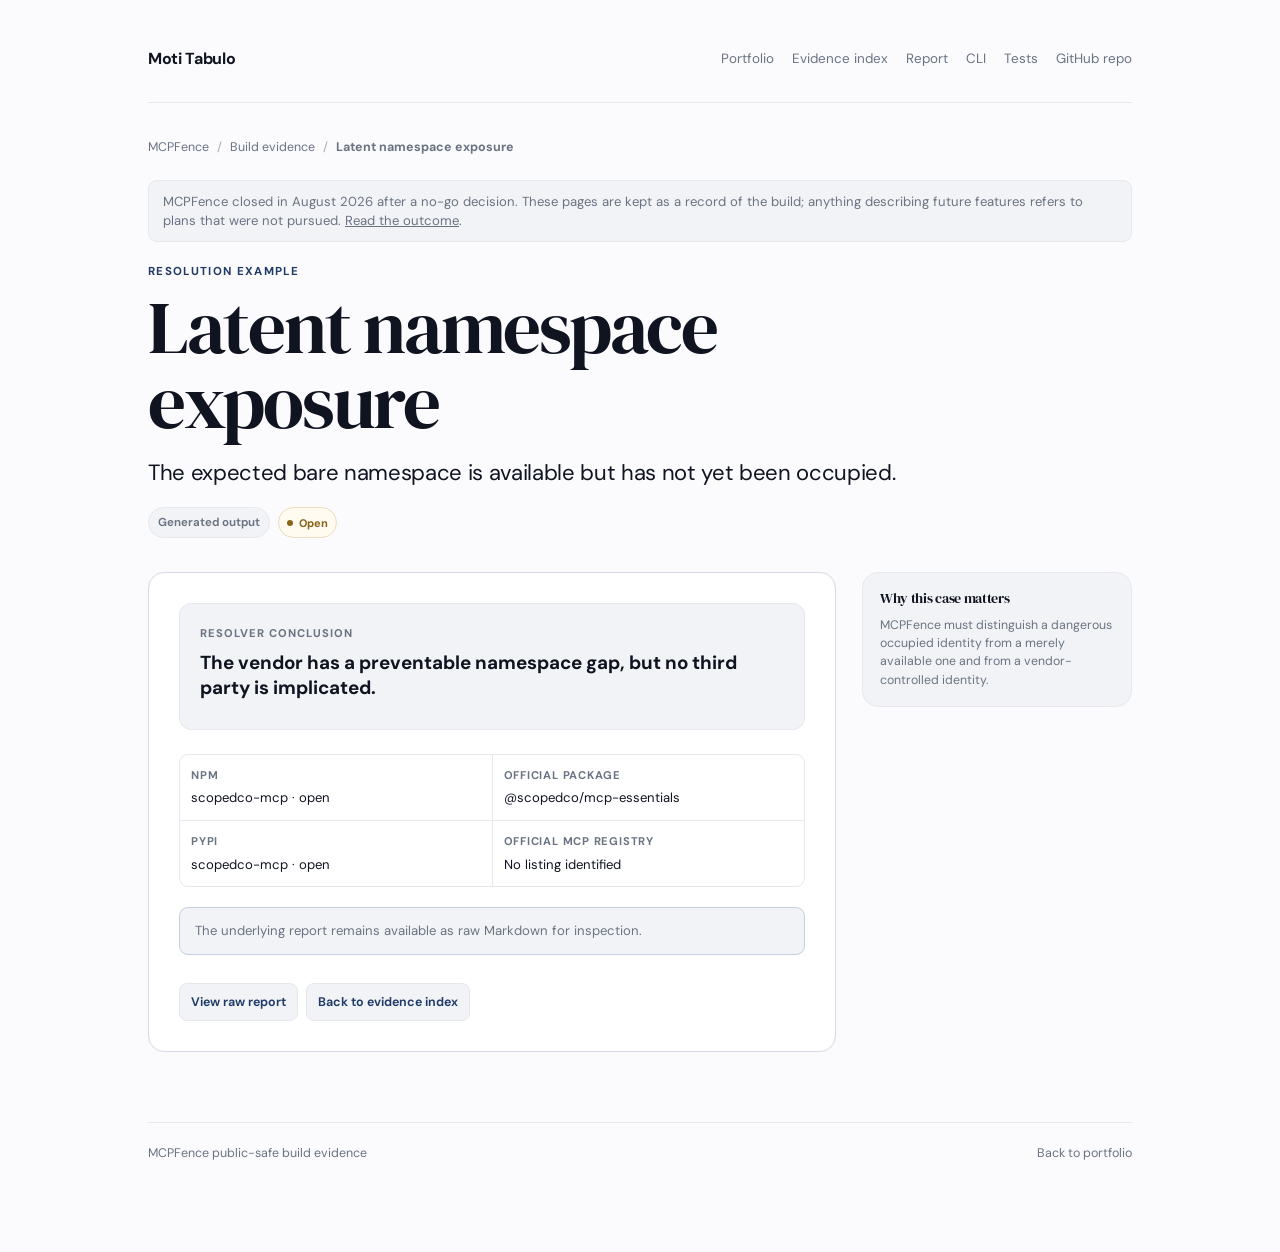
<file: evidence/latent.html>
<!DOCTYPE html>

<html lang="en">
<head>
<meta charset="utf-8"/>
<meta content="width=device-width, initial-scale=1" name="viewport"/>
<meta content="#fbfbfd" name="theme-color"/>
<link rel="preconnect" href="https://fonts.googleapis.com"/>
<link rel="preconnect" href="https://fonts.gstatic.com" crossorigin="anonymous"/>
<link href="https://fonts.googleapis.com/css2?family=DM+Sans:wght@300;400;500;600;700&amp;family=DM+Serif+Display&amp;display=swap" rel="stylesheet"/>
<title>Latent namespace exposure — MCPFence evidence</title>
<meta content="The expected bare namespace is available but has not yet been occupied." name="description"/>
<meta content="index, follow" name="robots"/>
<meta content="light" name="color-scheme"/>


<link href="../assets/evidence.css" rel="stylesheet"/>
</head>
<body>
<a class="skip-link" href="#content">Skip to content</a>
<div class="wrap">
<header class="topbar">
<a class="brand" href="../index.html">Moti Tabulo</a>
<nav aria-label="Evidence navigation" class="topnav">
<a href="../index.html#mcpfence">Portfolio</a>
<a href="index.html">Evidence index</a>
<a href="report.html">Report</a>
<a href="terminal.html">CLI</a><a href="tests.html">Tests</a>
<a href="https://github.com/mtabz/mtabz.github.io" rel="noopener">GitHub repo</a>
</nav>
</header>
<nav aria-label="Breadcrumb" class="breadcrumb"><a href="../index.html#mcpfence">MCPFence</a><span>/</span><a href="index.html">Build evidence</a><span>/</span><strong>Latent namespace exposure</strong></nav>
<p class="closed-banner" role="note">MCPFence closed in August 2026 after a no-go decision. These pages are kept as a record of the build; anything describing future features refers to plans that were not pursued. <a href="../index.html#outcome">Read the outcome</a>.</p>
<main id="content">
<header class="hero"><p class="kicker">Resolution example</p><h1>Latent namespace exposure</h1><p class="deck">The expected bare namespace is available but has not yet been occupied.</p><div class="meta-row"><span class="pill">Generated output</span><span class="state state-open">Open</span></div></header>
<div class="page-grid"><article class="content-card"><div class="callout" style="border-color:var(--line);background:var(--soft)"><div class="label" style="color:var(--muted)">Resolver conclusion</div><strong>The vendor has a preventable namespace gap, but no third party is implicated.</strong></div><div class="fact-grid"><div class="fact"><strong>npm</strong><span>scopedco-mcp · open</span></div><div class="fact"><strong>Official package</strong><span>@scopedco/mcp-essentials</span></div><div class="fact"><strong>PyPI</strong><span>scopedco-mcp · open</span></div><div class="fact"><strong>Official MCP Registry</strong><span>No listing identified</span></div></div><div class="note">The underlying report remains available as raw Markdown for inspection.</div><div class="evidence-nav"><a href="raw/latent-report.md">View raw report</a><a href="index.html">Back to evidence index</a></div></article><aside class="side-stack"><section class="side-card"><h2>Why this case matters</h2><p>MCPFence must distinguish a dangerous occupied identity from a merely available one and from a vendor-controlled identity.</p></section></aside></div></main>
<footer><span>MCPFence public-safe build evidence</span><a href="../index.html#mcpfence">Back to portfolio</a></footer>
</div>
</body>
</html>
</file>
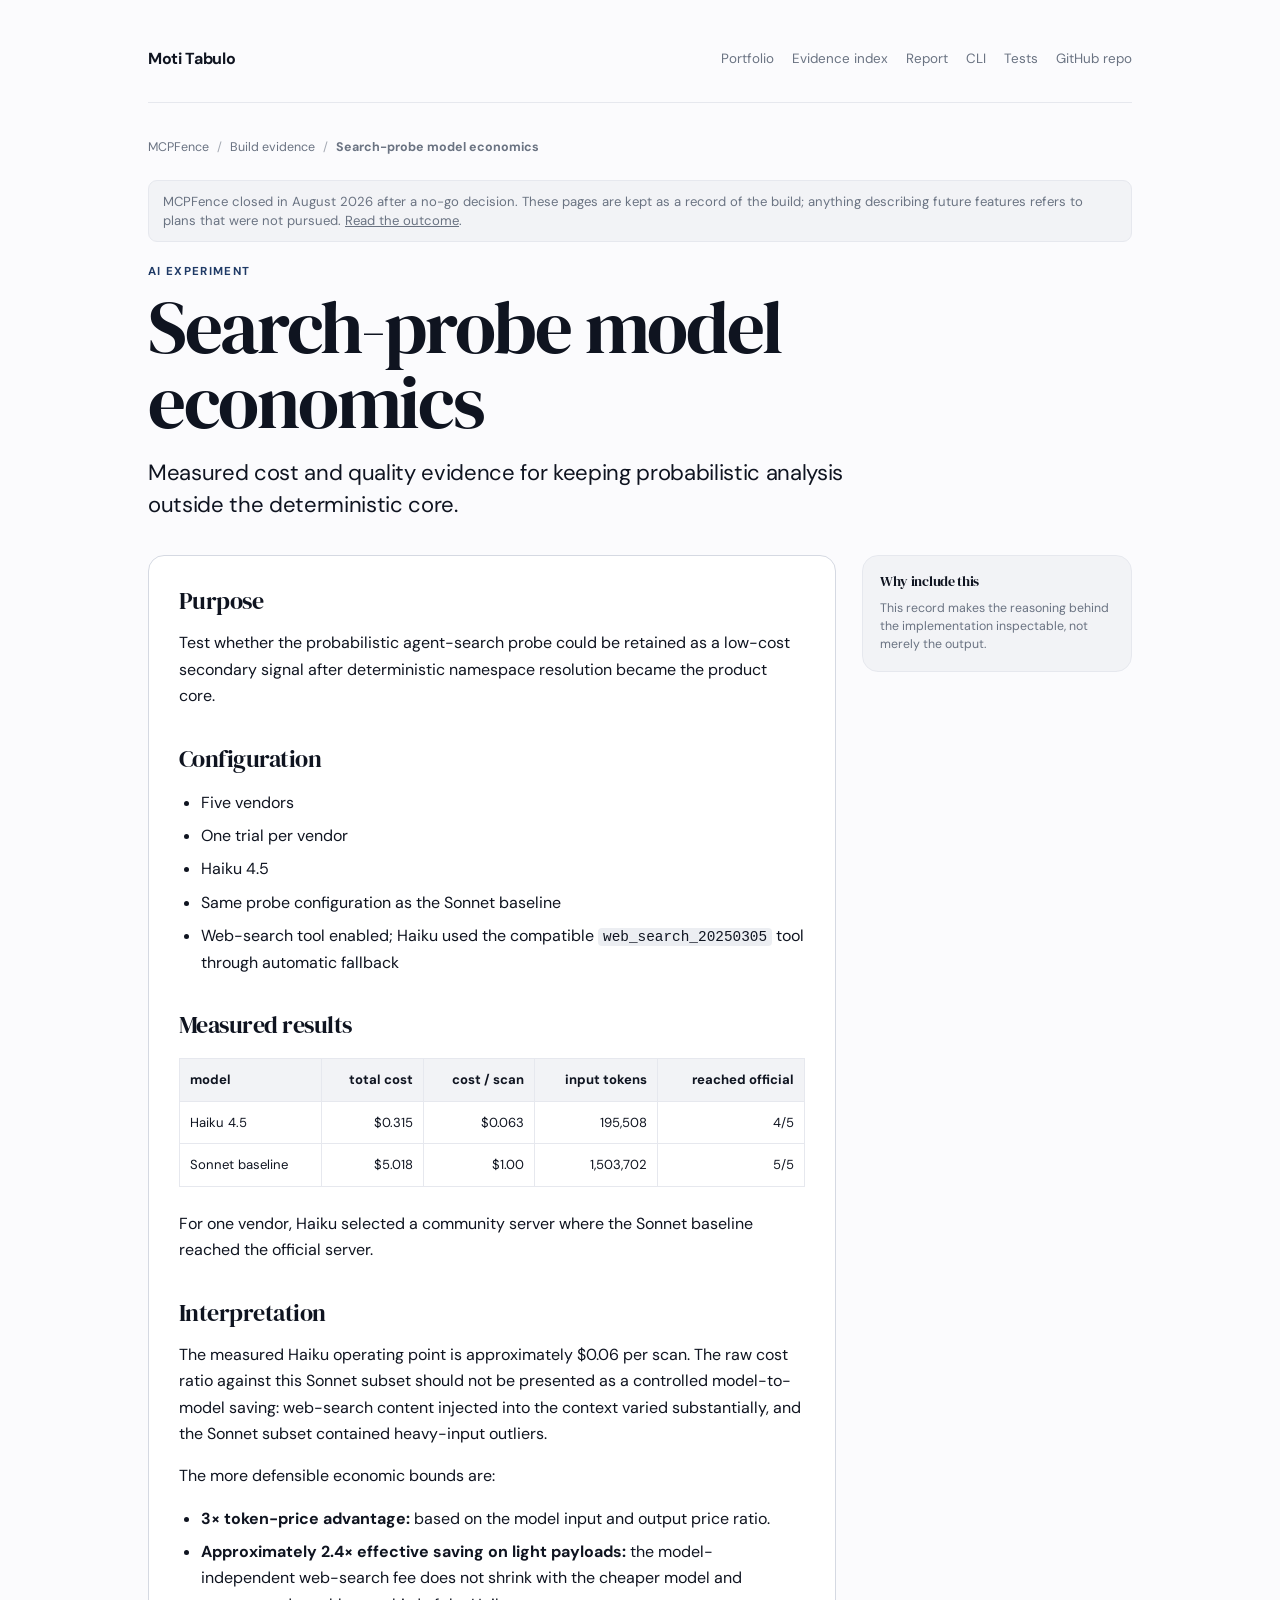
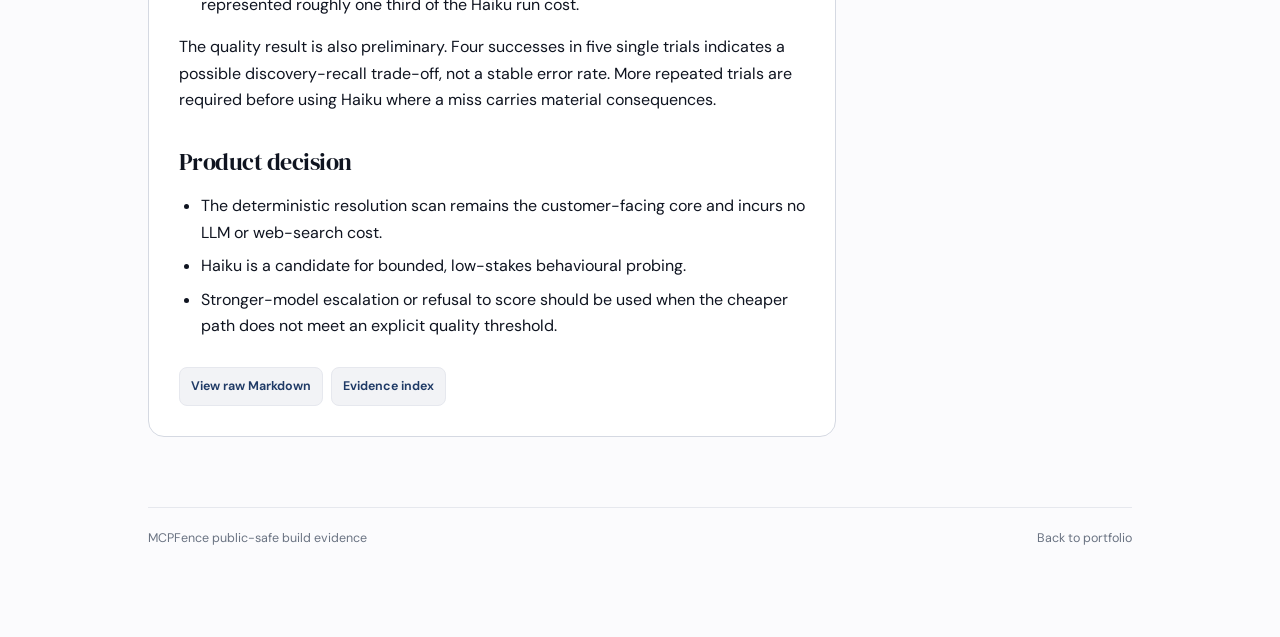
<file: evidence/model-cost-experiment.html>
<!DOCTYPE html>

<html lang="en">
<head>
<meta charset="utf-8"/>
<meta content="width=device-width, initial-scale=1" name="viewport"/>
<meta content="#fbfbfd" name="theme-color"/>
<link rel="preconnect" href="https://fonts.googleapis.com"/>
<link rel="preconnect" href="https://fonts.gstatic.com" crossorigin="anonymous"/>
<link href="https://fonts.googleapis.com/css2?family=DM+Sans:wght@300;400;500;600;700&amp;family=DM+Serif+Display&amp;display=swap" rel="stylesheet"/>
<title>Search-probe model economics — MCPFence evidence</title>
<meta content="Measured cost and quality evidence for keeping probabilistic analysis outside the deterministic core." name="description"/>
<meta content="index, follow" name="robots"/>
<meta content="light" name="color-scheme"/>


<link href="../assets/evidence.css" rel="stylesheet"/>
</head>
<body>
<a class="skip-link" href="#content">Skip to content</a>
<div class="wrap">
<header class="topbar">
<a class="brand" href="../index.html">Moti Tabulo</a>
<nav aria-label="Evidence navigation" class="topnav">
<a href="../index.html#mcpfence">Portfolio</a>
<a href="index.html">Evidence index</a>
<a href="report.html">Report</a>
<a href="terminal.html">CLI</a><a href="tests.html">Tests</a>
<a href="https://github.com/mtabz/mtabz.github.io" rel="noopener">GitHub repo</a>
</nav>
</header>
<nav aria-label="Breadcrumb" class="breadcrumb"><a href="../index.html#mcpfence">MCPFence</a><span>/</span><a href="index.html">Build evidence</a><span>/</span><strong>Search-probe model economics</strong></nav>
<p class="closed-banner" role="note">MCPFence closed in August 2026 after a no-go decision. These pages are kept as a record of the build; anything describing future features refers to plans that were not pursued. <a href="../index.html#outcome">Read the outcome</a>.</p>
<main id="content"><header class="hero"><p class="kicker">AI experiment</p><h1>Search-probe model economics</h1><p class="deck">Measured cost and quality evidence for keeping probabilistic analysis outside the deterministic core.</p></header><div class="page-grid"><article class="content-card doc-body"><h2>Purpose</h2>
<p>Test whether the probabilistic agent-search probe could be retained as a low-cost secondary signal after deterministic namespace resolution became the product core.</p>
<h2>Configuration</h2>
<ul>
<li>Five vendors</li>
<li>One trial per vendor</li>
<li>Haiku 4.5</li>
<li>Same probe configuration as the Sonnet baseline</li>
<li>Web-search tool enabled; Haiku used the compatible <code>web_search_20250305</code> tool through automatic fallback</li>
</ul>
<h2>Measured results</h2>
<table>
<thead>
<tr>
<th>model</th>
<th style="text-align:right">total cost</th>
<th style="text-align:right">cost / scan</th>
<th style="text-align:right">input tokens</th>
<th style="text-align:right">reached official</th>
</tr>
</thead>
<tbody>
<tr>
<td>Haiku 4.5</td>
<td style="text-align:right">$0.315</td>
<td style="text-align:right">$0.063</td>
<td style="text-align:right">195,508</td>
<td style="text-align:right">4/5</td>
</tr>
<tr>
<td>Sonnet baseline</td>
<td style="text-align:right">$5.018</td>
<td style="text-align:right">$1.00</td>
<td style="text-align:right">1,503,702</td>
<td style="text-align:right">5/5</td>
</tr>
</tbody>
</table>
<p>For one vendor, Haiku selected a community server where the Sonnet baseline reached the official server.</p>
<h2>Interpretation</h2>
<p>The measured Haiku operating point is approximately $0.06 per scan. The raw cost ratio against this Sonnet subset should not be presented as a controlled model-to-model saving: web-search content injected into the context varied substantially, and the Sonnet subset contained heavy-input outliers.</p>
<p>The more defensible economic bounds are:</p>
<ul>
<li><strong>3× token-price advantage:</strong> based on the model input and output price ratio.</li>
<li><strong>Approximately 2.4× effective saving on light payloads:</strong> the model-independent web-search fee does not shrink with the cheaper model and represented roughly one third of the Haiku run cost.</li>
</ul>
<p>The quality result is also preliminary. Four successes in five single trials indicates a possible discovery-recall trade-off, not a stable error rate. More repeated trials are required before using Haiku where a miss carries material consequences.</p>
<h2>Product decision</h2>
<ul>
<li>The deterministic resolution scan remains the customer-facing core and incurs no LLM or web-search cost.</li>
<li>Haiku is a candidate for bounded, low-stakes behavioural probing.</li>
<li>Stronger-model escalation or refusal to score should be used when the cheaper path does not meet an explicit quality threshold.</li>
</ul>
<div class="evidence-nav"><a href="raw/model-cost-experiment.md">View raw Markdown</a><a href="index.html">Evidence index</a></div></article><aside class="side-stack"><section class="side-card"><h2>Why include this</h2><p>This record makes the reasoning behind the implementation inspectable, not merely the output.</p></section></aside></div></main>
<footer><span>MCPFence public-safe build evidence</span><a href="../index.html#mcpfence">Back to portfolio</a></footer>
</div>
</body>
</html>
</file>
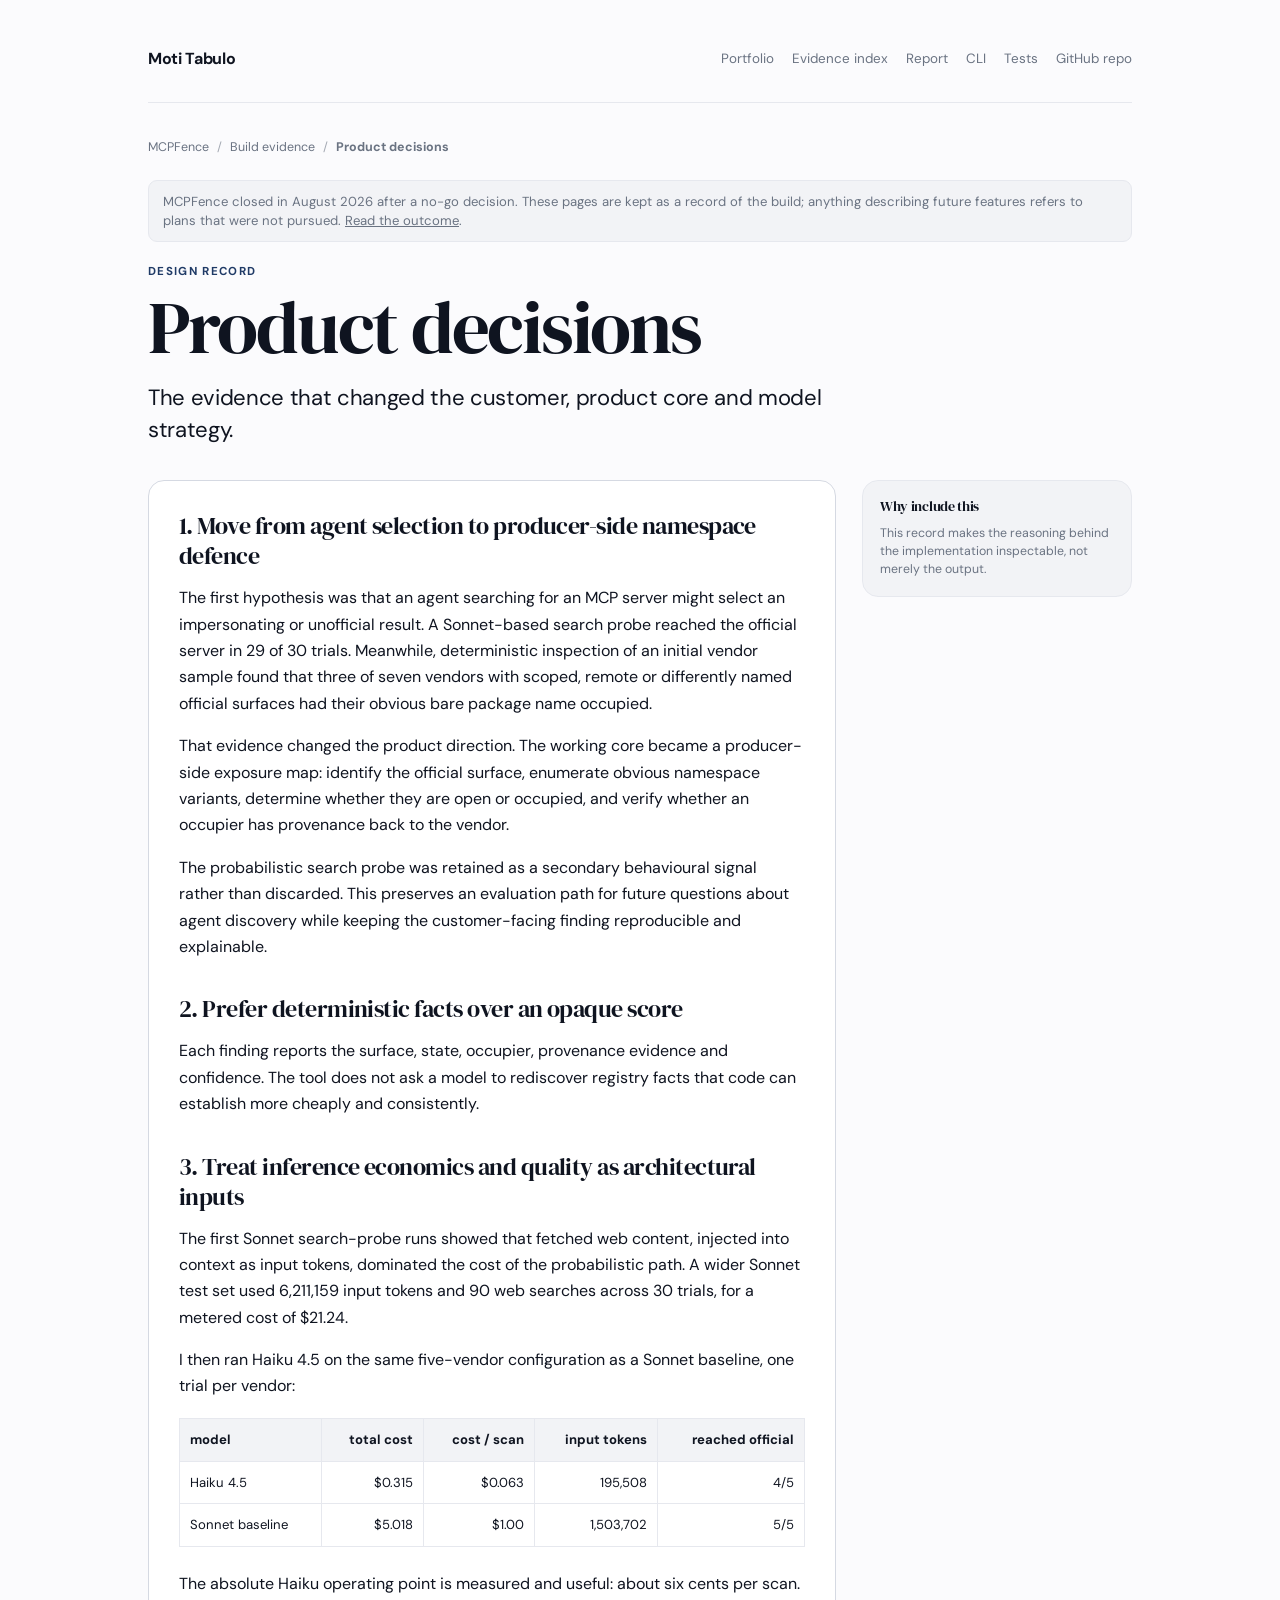
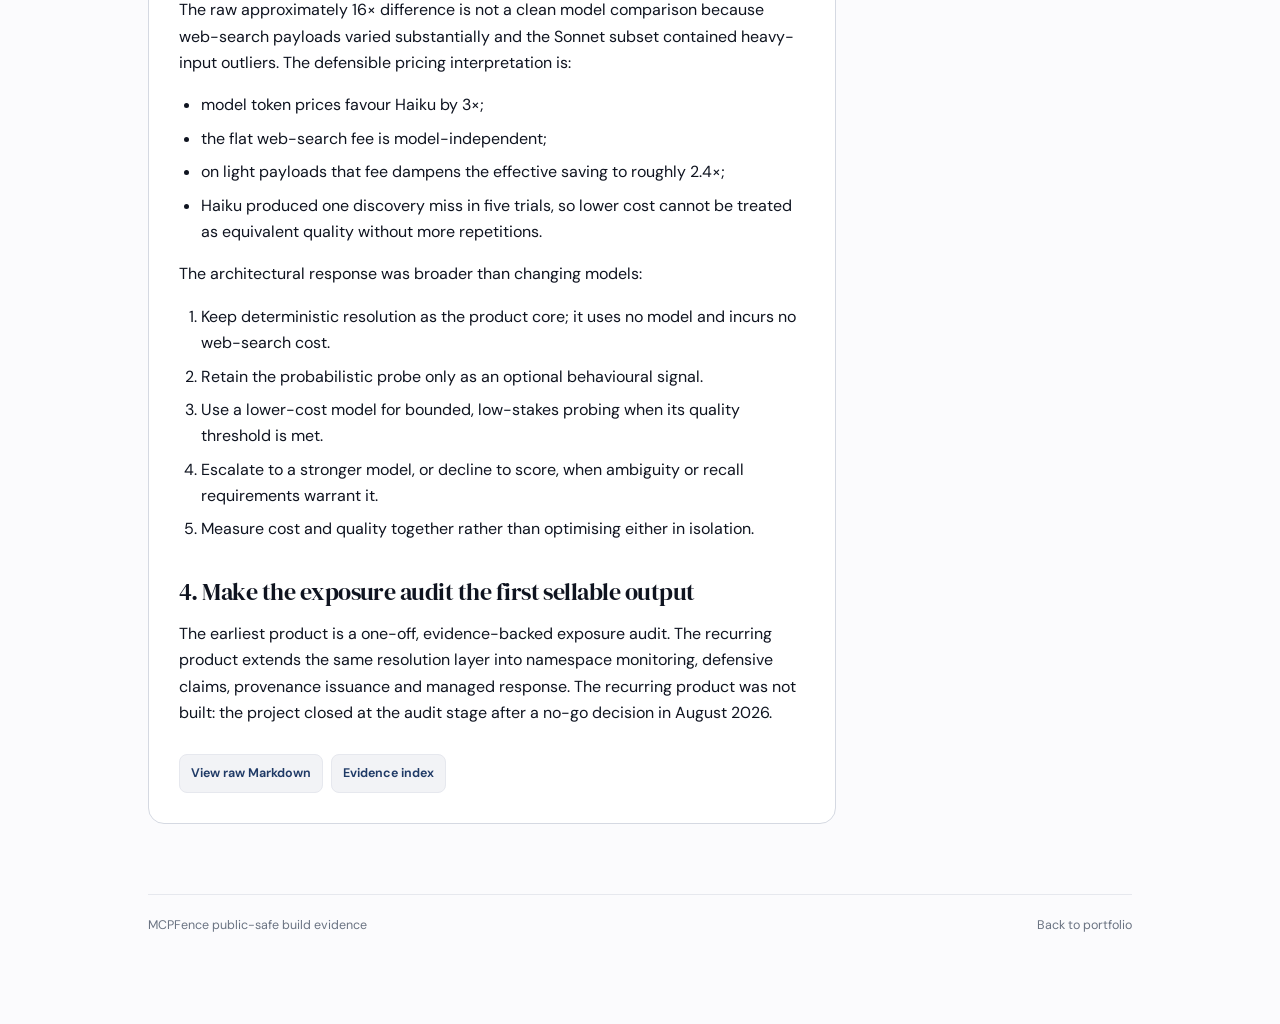
<file: evidence/product-decisions.html>
<!DOCTYPE html>

<html lang="en">
<head>
<meta charset="utf-8"/>
<meta content="width=device-width, initial-scale=1" name="viewport"/>
<meta content="#fbfbfd" name="theme-color"/>
<link rel="preconnect" href="https://fonts.googleapis.com"/>
<link rel="preconnect" href="https://fonts.gstatic.com" crossorigin="anonymous"/>
<link href="https://fonts.googleapis.com/css2?family=DM+Sans:wght@300;400;500;600;700&amp;family=DM+Serif+Display&amp;display=swap" rel="stylesheet"/>
<title>Product decisions — MCPFence evidence</title>
<meta content="The evidence that changed the customer, product core and model strategy." name="description"/>
<meta content="index, follow" name="robots"/>
<meta content="light" name="color-scheme"/>


<link href="../assets/evidence.css" rel="stylesheet"/>
</head>
<body>
<a class="skip-link" href="#content">Skip to content</a>
<div class="wrap">
<header class="topbar">
<a class="brand" href="../index.html">Moti Tabulo</a>
<nav aria-label="Evidence navigation" class="topnav">
<a href="../index.html#mcpfence">Portfolio</a>
<a href="index.html">Evidence index</a>
<a href="report.html">Report</a>
<a href="terminal.html">CLI</a><a href="tests.html">Tests</a>
<a href="https://github.com/mtabz/mtabz.github.io" rel="noopener">GitHub repo</a>
</nav>
</header>
<nav aria-label="Breadcrumb" class="breadcrumb"><a href="../index.html#mcpfence">MCPFence</a><span>/</span><a href="index.html">Build evidence</a><span>/</span><strong>Product decisions</strong></nav>
<p class="closed-banner" role="note">MCPFence closed in August 2026 after a no-go decision. These pages are kept as a record of the build; anything describing future features refers to plans that were not pursued. <a href="../index.html#outcome">Read the outcome</a>.</p>
<main id="content"><header class="hero"><p class="kicker">Design record</p><h1>Product decisions</h1><p class="deck">The evidence that changed the customer, product core and model strategy.</p></header><div class="page-grid"><article class="content-card doc-body"><h2>1. Move from agent selection to producer-side namespace defence</h2>
<p>The first hypothesis was that an agent searching for an MCP server might select an impersonating or unofficial result. A Sonnet-based search probe reached the official server in 29 of 30 trials. Meanwhile, deterministic inspection of an initial vendor sample found that three of seven vendors with scoped, remote or differently named official surfaces had their obvious bare package name occupied.</p>
<p>That evidence changed the product direction. The working core became a producer-side exposure map: identify the official surface, enumerate obvious namespace variants, determine whether they are open or occupied, and verify whether an occupier has provenance back to the vendor.</p>
<p>The probabilistic search probe was retained as a secondary behavioural signal rather than discarded. This preserves an evaluation path for future questions about agent discovery while keeping the customer-facing finding reproducible and explainable.</p>
<h2>2. Prefer deterministic facts over an opaque score</h2>
<p>Each finding reports the surface, state, occupier, provenance evidence and confidence. The tool does not ask a model to rediscover registry facts that code can establish more cheaply and consistently.</p>
<h2>3. Treat inference economics and quality as architectural inputs</h2>
<p>The first Sonnet search-probe runs showed that fetched web content, injected into context as input tokens, dominated the cost of the probabilistic path. A wider Sonnet test set used 6,211,159 input tokens and 90 web searches across 30 trials, for a metered cost of $21.24.</p>
<p>I then ran Haiku 4.5 on the same five-vendor configuration as a Sonnet baseline, one trial per vendor:</p>
<table>
<thead>
<tr>
<th>model</th>
<th style="text-align:right">total cost</th>
<th style="text-align:right">cost / scan</th>
<th style="text-align:right">input tokens</th>
<th style="text-align:right">reached official</th>
</tr>
</thead>
<tbody>
<tr>
<td>Haiku 4.5</td>
<td style="text-align:right">$0.315</td>
<td style="text-align:right">$0.063</td>
<td style="text-align:right">195,508</td>
<td style="text-align:right">4/5</td>
</tr>
<tr>
<td>Sonnet baseline</td>
<td style="text-align:right">$5.018</td>
<td style="text-align:right">$1.00</td>
<td style="text-align:right">1,503,702</td>
<td style="text-align:right">5/5</td>
</tr>
</tbody>
</table>
<p>The absolute Haiku operating point is measured and useful: about six cents per scan. The raw approximately 16× difference is not a clean model comparison because web-search payloads varied substantially and the Sonnet subset contained heavy-input outliers. The defensible pricing interpretation is:</p>
<ul>
<li>model token prices favour Haiku by 3×;</li>
<li>the flat web-search fee is model-independent;</li>
<li>on light payloads that fee dampens the effective saving to roughly 2.4×;</li>
<li>Haiku produced one discovery miss in five trials, so lower cost cannot be treated as equivalent quality without more repetitions.</li>
</ul>
<p>The architectural response was broader than changing models:</p>
<ol>
<li>Keep deterministic resolution as the product core; it uses no model and incurs no web-search cost.</li>
<li>Retain the probabilistic probe only as an optional behavioural signal.</li>
<li>Use a lower-cost model for bounded, low-stakes probing when its quality threshold is met.</li>
<li>Escalate to a stronger model, or decline to score, when ambiguity or recall requirements warrant it.</li>
<li>Measure cost and quality together rather than optimising either in isolation.</li>
</ol>
<h2>4. Make the exposure audit the first sellable output</h2>
<p>The earliest product is a one-off, evidence-backed exposure audit. The recurring product extends the same resolution layer into namespace monitoring, defensive claims, provenance issuance and managed response. The recurring product was not built: the project closed at the audit stage after a no-go decision in August 2026.</p>
<div class="evidence-nav"><a href="raw/product-decisions.md">View raw Markdown</a><a href="index.html">Evidence index</a></div></article><aside class="side-stack"><section class="side-card"><h2>Why include this</h2><p>This record makes the reasoning behind the implementation inspectable, not merely the output.</p></section></aside></div></main>
<footer><span>MCPFence public-safe build evidence</span><a href="../index.html#mcpfence">Back to portfolio</a></footer>
</div>
</body>
</html>
</file>
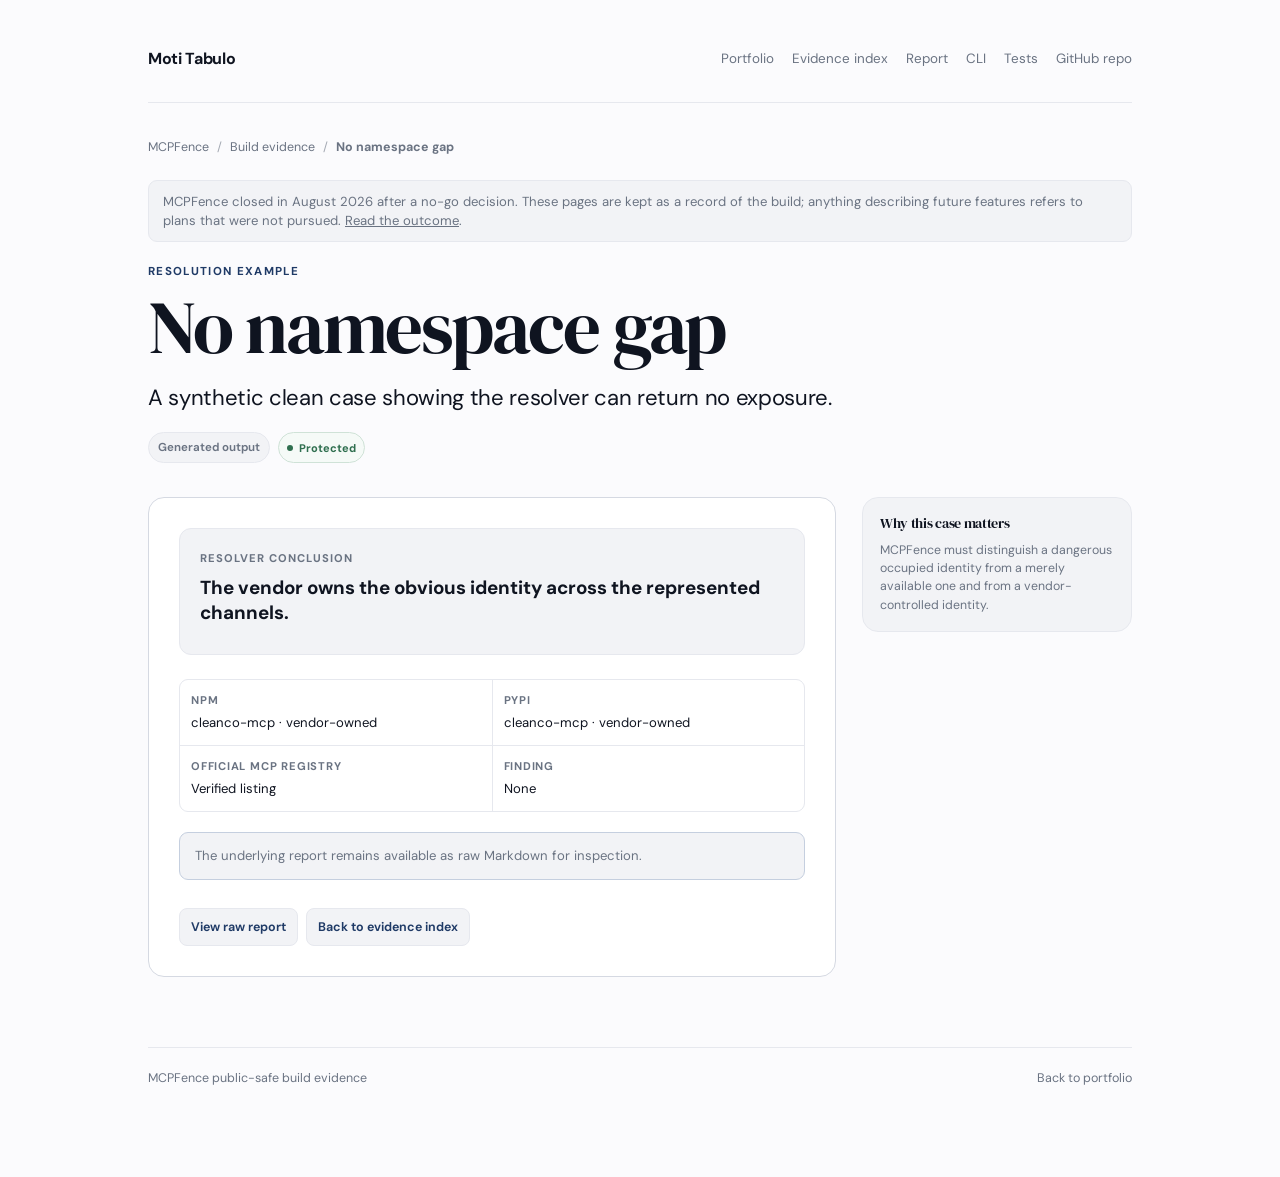
<file: evidence/protected.html>
<!DOCTYPE html>

<html lang="en">
<head>
<meta charset="utf-8"/>
<meta content="width=device-width, initial-scale=1" name="viewport"/>
<meta content="#fbfbfd" name="theme-color"/>
<link rel="preconnect" href="https://fonts.googleapis.com"/>
<link rel="preconnect" href="https://fonts.gstatic.com" crossorigin="anonymous"/>
<link href="https://fonts.googleapis.com/css2?family=DM+Sans:wght@300;400;500;600;700&amp;family=DM+Serif+Display&amp;display=swap" rel="stylesheet"/>
<title>No namespace gap — MCPFence evidence</title>
<meta content="A synthetic clean case showing the resolver can return no exposure." name="description"/>
<meta content="index, follow" name="robots"/>
<meta content="light" name="color-scheme"/>


<link href="../assets/evidence.css" rel="stylesheet"/>
</head>
<body>
<a class="skip-link" href="#content">Skip to content</a>
<div class="wrap">
<header class="topbar">
<a class="brand" href="../index.html">Moti Tabulo</a>
<nav aria-label="Evidence navigation" class="topnav">
<a href="../index.html#mcpfence">Portfolio</a>
<a href="index.html">Evidence index</a>
<a href="report.html">Report</a>
<a href="terminal.html">CLI</a><a href="tests.html">Tests</a>
<a href="https://github.com/mtabz/mtabz.github.io" rel="noopener">GitHub repo</a>
</nav>
</header>
<nav aria-label="Breadcrumb" class="breadcrumb"><a href="../index.html#mcpfence">MCPFence</a><span>/</span><a href="index.html">Build evidence</a><span>/</span><strong>No namespace gap</strong></nav>
<p class="closed-banner" role="note">MCPFence closed in August 2026 after a no-go decision. These pages are kept as a record of the build; anything describing future features refers to plans that were not pursued. <a href="../index.html#outcome">Read the outcome</a>.</p>
<main id="content">
<header class="hero"><p class="kicker">Resolution example</p><h1>No namespace gap</h1><p class="deck">A synthetic clean case showing the resolver can return no exposure.</p><div class="meta-row"><span class="pill">Generated output</span><span class="state state-safe">Protected</span></div></header>
<div class="page-grid"><article class="content-card"><div class="callout" style="border-color:var(--line);background:var(--soft)"><div class="label" style="color:var(--muted)">Resolver conclusion</div><strong>The vendor owns the obvious identity across the represented channels.</strong></div><div class="fact-grid"><div class="fact"><strong>npm</strong><span>cleanco-mcp · vendor-owned</span></div><div class="fact"><strong>PyPI</strong><span>cleanco-mcp · vendor-owned</span></div><div class="fact"><strong>Official MCP Registry</strong><span>Verified listing</span></div><div class="fact"><strong>Finding</strong><span>None</span></div></div><div class="note">The underlying report remains available as raw Markdown for inspection.</div><div class="evidence-nav"><a href="raw/protected-report.md">View raw report</a><a href="index.html">Back to evidence index</a></div></article><aside class="side-stack"><section class="side-card"><h2>Why this case matters</h2><p>MCPFence must distinguish a dangerous occupied identity from a merely available one and from a vendor-controlled identity.</p></section></aside></div></main>
<footer><span>MCPFence public-safe build evidence</span><a href="../index.html#mcpfence">Back to portfolio</a></footer>
</div>
</body>
</html>
</file>
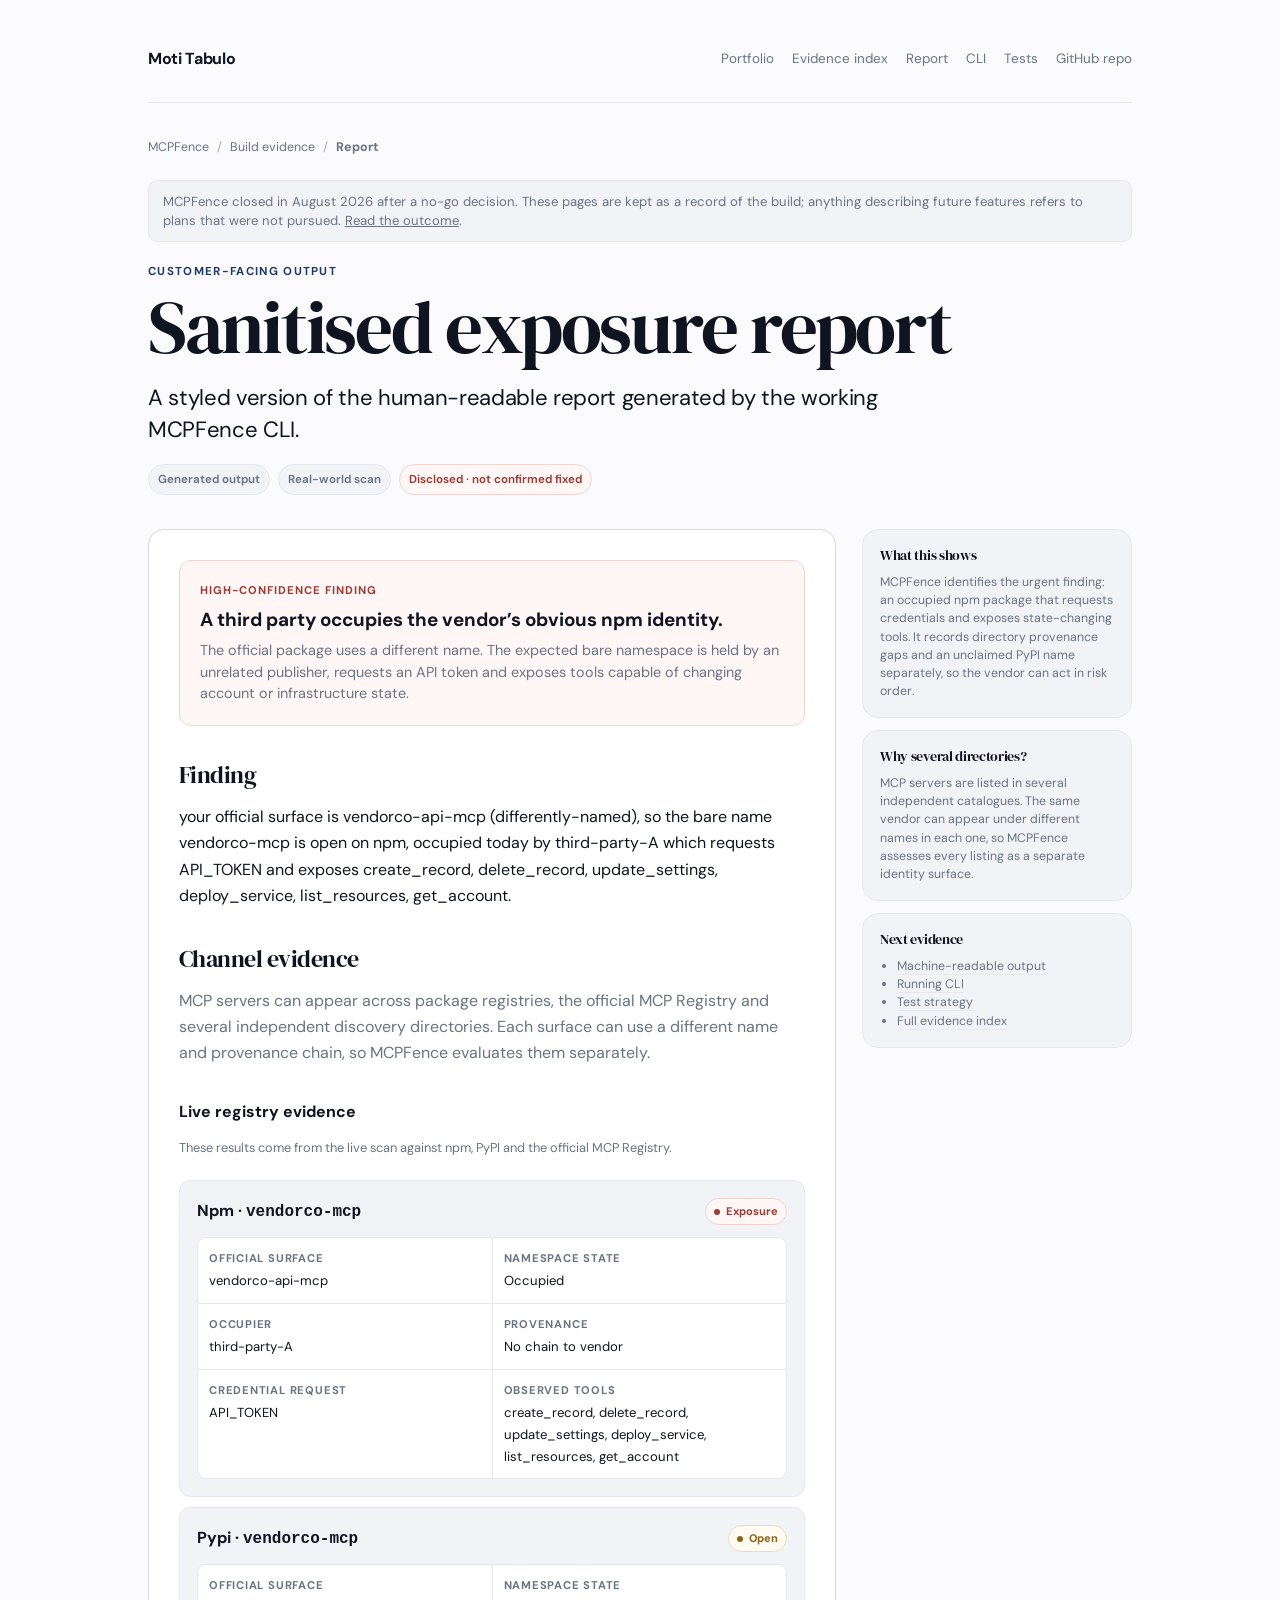
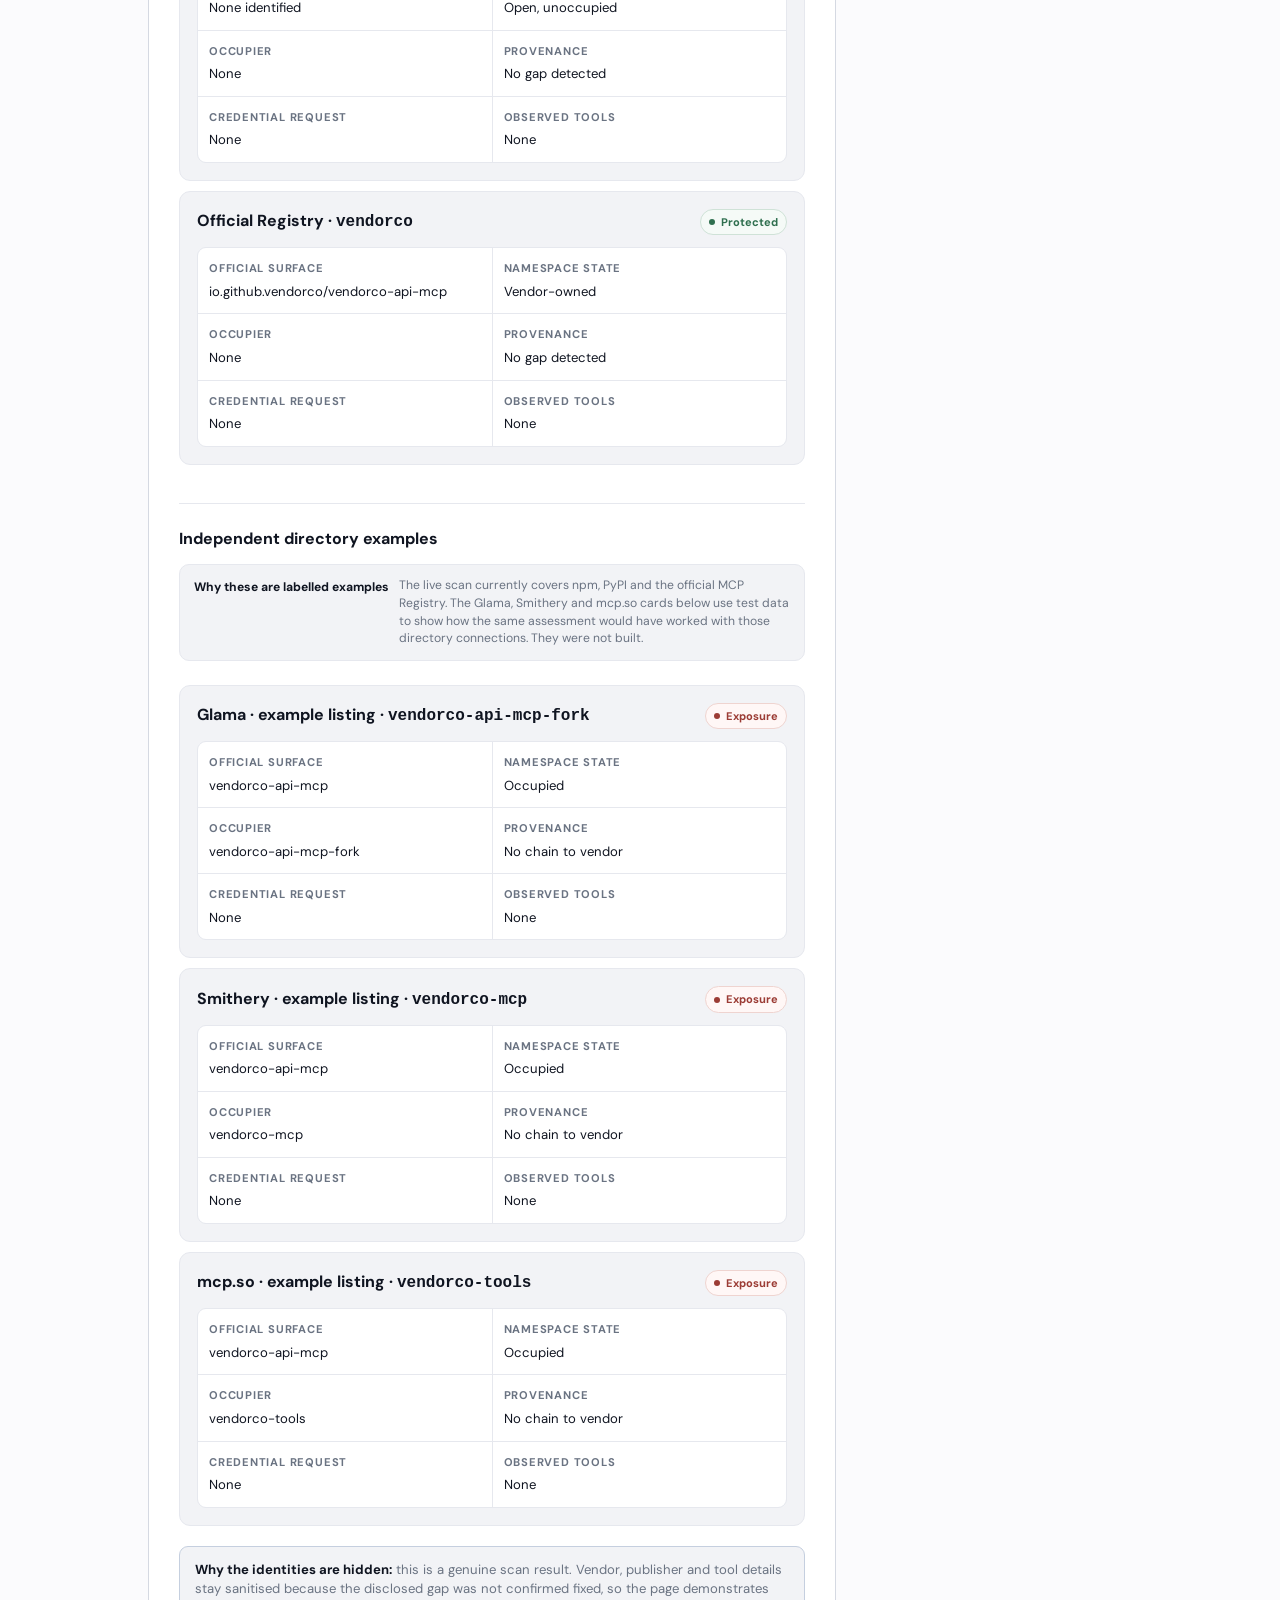
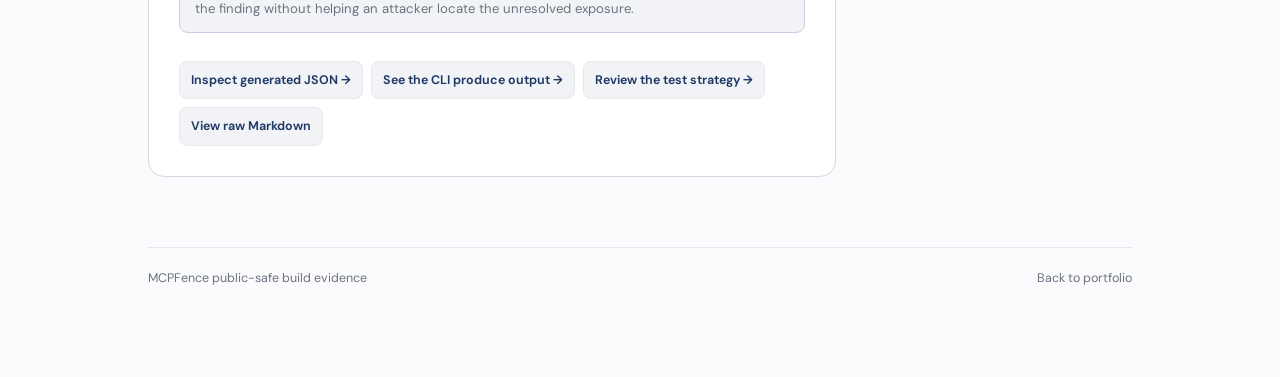
<file: evidence/report.html>
<!DOCTYPE html>

<html lang="en">
<head>
<meta charset="utf-8"/>
<meta content="width=device-width, initial-scale=1" name="viewport"/>
<meta content="#fbfbfd" name="theme-color"/>
<link rel="preconnect" href="https://fonts.googleapis.com"/>
<link rel="preconnect" href="https://fonts.gstatic.com" crossorigin="anonymous"/>
<link href="https://fonts.googleapis.com/css2?family=DM+Sans:wght@300;400;500;600;700&amp;family=DM+Serif+Display&amp;display=swap" rel="stylesheet"/>
<title>Sanitised exposure report — MCPFence evidence</title>
<meta content="A prettified human-readable report generated by the MCPFence CLI." name="description"/>
<meta content="index, follow" name="robots"/>
<meta content="light" name="color-scheme"/>


<link href="../assets/evidence.css" rel="stylesheet"/>
</head>
<body>
<a class="skip-link" href="#content">Skip to content</a>
<div class="wrap">
<header class="topbar">
<a class="brand" href="../index.html">Moti Tabulo</a>
<nav aria-label="Evidence navigation" class="topnav">
<a href="../index.html#mcpfence">Portfolio</a>
<a href="index.html">Evidence index</a>
<a href="report.html">Report</a>
<a href="terminal.html">CLI</a><a href="tests.html">Tests</a>
<a href="https://github.com/mtabz/mtabz.github.io" rel="noopener">GitHub repo</a>
</nav>
</header>
<nav aria-label="Breadcrumb" class="breadcrumb"><a href="../index.html#mcpfence">MCPFence</a><span>/</span><a href="index.html">Build evidence</a><span>/</span><strong>Report</strong></nav>
<p class="closed-banner" role="note">MCPFence closed in August 2026 after a no-go decision. These pages are kept as a record of the build; anything describing future features refers to plans that were not pursued. <a href="../index.html#outcome">Read the outcome</a>.</p>
<main id="content">
<header class="hero">
<p class="kicker">Customer-facing output</p>
<h1>Sanitised exposure report</h1>
<p class="deck">A styled version of the human-readable report generated by the working MCPFence CLI.</p>
<div class="meta-row"><span class="pill">Generated output</span><span class="pill">Real-world scan</span><span class="pill pill-risk">Disclosed · not confirmed fixed</span></div>
</header>
<div class="page-grid">
<article class="content-card">
<div class="callout"><div class="label">High-confidence finding</div><strong>A third party occupies the vendor’s obvious npm identity.</strong><p>The official package uses a different name. The expected bare namespace is held by an unrelated publisher, requests an API token and exposes tools capable of changing account or infrastructure state.</p></div>
<h2>Finding</h2>
<p>your official surface is vendorco-api-mcp (differently-named), so the bare name vendorco-mcp is open on npm, occupied today by third-party-A which requests API_TOKEN and exposes create_record, delete_record, update_settings, deploy_service, list_resources, get_account.</p>
<h2>Channel evidence</h2>
<p class="muted">MCP servers can appear across package registries, the official MCP Registry and several independent discovery directories. Each surface can use a different name and provenance chain, so MCPFence evaluates them separately.</p>
<div class="channel-list"><h3 class="channel-group-title">Live registry evidence</h3><p class="muted channel-group-intro">These results come from the live scan against npm, PyPI and the official MCP Registry.</p><section class="channel">
<div class="channel-head"><h3>Npm · <code>vendorco-mcp</code></h3><span class="state state-risk">Exposure</span></div>
<div class="fact-grid">
<div class="fact"><strong>Official surface</strong><span>vendorco-api-mcp</span></div>
<div class="fact"><strong>Namespace state</strong><span>Occupied</span></div>
<div class="fact"><strong>Occupier</strong><span>third-party-A</span></div>
<div class="fact"><strong>Provenance</strong><span>No chain to vendor</span></div>
<div class="fact"><strong>Credential request</strong><span>API_TOKEN</span></div>
<div class="fact"><strong>Observed tools</strong><span>create_record, delete_record, update_settings, deploy_service, list_resources, get_account</span></div>
</div>
</section><section class="channel">
<div class="channel-head"><h3>Pypi · <code>vendorco-mcp</code></h3><span class="state state-open">Open</span></div>
<div class="fact-grid">
<div class="fact"><strong>Official surface</strong><span>None identified</span></div>
<div class="fact"><strong>Namespace state</strong><span>Open, unoccupied</span></div>
<div class="fact"><strong>Occupier</strong><span>None</span></div>
<div class="fact"><strong>Provenance</strong><span>No gap detected</span></div>
<div class="fact"><strong>Credential request</strong><span>None</span></div>
<div class="fact"><strong>Observed tools</strong><span>None</span></div>
</div>
</section><section class="channel">
<div class="channel-head"><h3>Official Registry · <code>vendorco</code></h3><span class="state state-safe">Protected</span></div>
<div class="fact-grid">
<div class="fact"><strong>Official surface</strong><span>io.github.vendorco/vendorco-api-mcp</span></div>
<div class="fact"><strong>Namespace state</strong><span>Vendor-owned</span></div>
<div class="fact"><strong>Occupier</strong><span>None</span></div>
<div class="fact"><strong>Provenance</strong><span>No gap detected</span></div>
<div class="fact"><strong>Credential request</strong><span>None</span></div>
<div class="fact"><strong>Observed tools</strong><span>None</span></div>
</div>
</section><h3 class="channel-group-title directory-heading">Independent directory examples</h3><div class="directory-context"><strong>Why these are labelled examples</strong><span>The live scan currently covers npm, PyPI and the official MCP Registry. The Glama, Smithery and mcp.so cards below use test data to show how the same assessment would have worked with those directory connections. They were not built.</span></div><section class="channel">
<div class="channel-head"><h3>Glama · example listing · <code>vendorco-api-mcp-fork</code></h3><span class="state state-risk">Exposure</span></div>
<div class="fact-grid">
<div class="fact"><strong>Official surface</strong><span>vendorco-api-mcp</span></div>
<div class="fact"><strong>Namespace state</strong><span>Occupied</span></div>
<div class="fact"><strong>Occupier</strong><span>vendorco-api-mcp-fork</span></div>
<div class="fact"><strong>Provenance</strong><span>No chain to vendor</span></div>
<div class="fact"><strong>Credential request</strong><span>None</span></div>
<div class="fact"><strong>Observed tools</strong><span>None</span></div>
</div>
</section><section class="channel">
<div class="channel-head"><h3>Smithery · example listing · <code>vendorco-mcp</code></h3><span class="state state-risk">Exposure</span></div>
<div class="fact-grid">
<div class="fact"><strong>Official surface</strong><span>vendorco-api-mcp</span></div>
<div class="fact"><strong>Namespace state</strong><span>Occupied</span></div>
<div class="fact"><strong>Occupier</strong><span>vendorco-mcp</span></div>
<div class="fact"><strong>Provenance</strong><span>No chain to vendor</span></div>
<div class="fact"><strong>Credential request</strong><span>None</span></div>
<div class="fact"><strong>Observed tools</strong><span>None</span></div>
</div>
</section><section class="channel">
<div class="channel-head"><h3>mcp.so · example listing · <code>vendorco-tools</code></h3><span class="state state-risk">Exposure</span></div>
<div class="fact-grid">
<div class="fact"><strong>Official surface</strong><span>vendorco-api-mcp</span></div>
<div class="fact"><strong>Namespace state</strong><span>Occupied</span></div>
<div class="fact"><strong>Occupier</strong><span>vendorco-tools</span></div>
<div class="fact"><strong>Provenance</strong><span>No chain to vendor</span></div>
<div class="fact"><strong>Credential request</strong><span>None</span></div>
<div class="fact"><strong>Observed tools</strong><span>None</span></div>
</div>
</section></div>
<div class="note"><strong>Why the identities are hidden:</strong> this is a genuine scan result. Vendor, publisher and tool details stay sanitised because the disclosed gap was not confirmed fixed, so the page demonstrates the finding without helping an attacker locate the unresolved exposure.</div>
<div class="evidence-nav"><a href="json.html">Inspect generated JSON →</a><a href="terminal.html">See the CLI produce output →</a><a href="tests.html">Review the test strategy →</a><a href="raw/sanitised-report.md">View raw Markdown</a></div>
</article>
<aside class="side-stack">
<section class="side-card"><h2>What this shows</h2><p>MCPFence identifies the urgent finding: an occupied npm package that requests credentials and exposes state-changing tools. It records directory provenance gaps and an unclaimed PyPI name separately, so the vendor can act in risk order.</p></section>
<section class="side-card"><h2>Why several directories?</h2><p>MCP servers are listed in several independent catalogues. The same vendor can appear under different names in each one, so MCPFence assesses every listing as a separate identity surface.</p></section>
<section class="side-card"><h2>Next evidence</h2><ul><li><a href="json.html">Machine-readable output</a></li><li><a href="terminal.html">Running CLI</a></li><li><a href="tests.html">Test strategy</a></li><li><a href="index.html">Full evidence index</a></li></ul></section>
</aside>
</div></main>
<footer><span>MCPFence public-safe build evidence</span><a href="../index.html#mcpfence">Back to portfolio</a></footer>
</div>
</body>
</html>
</file>
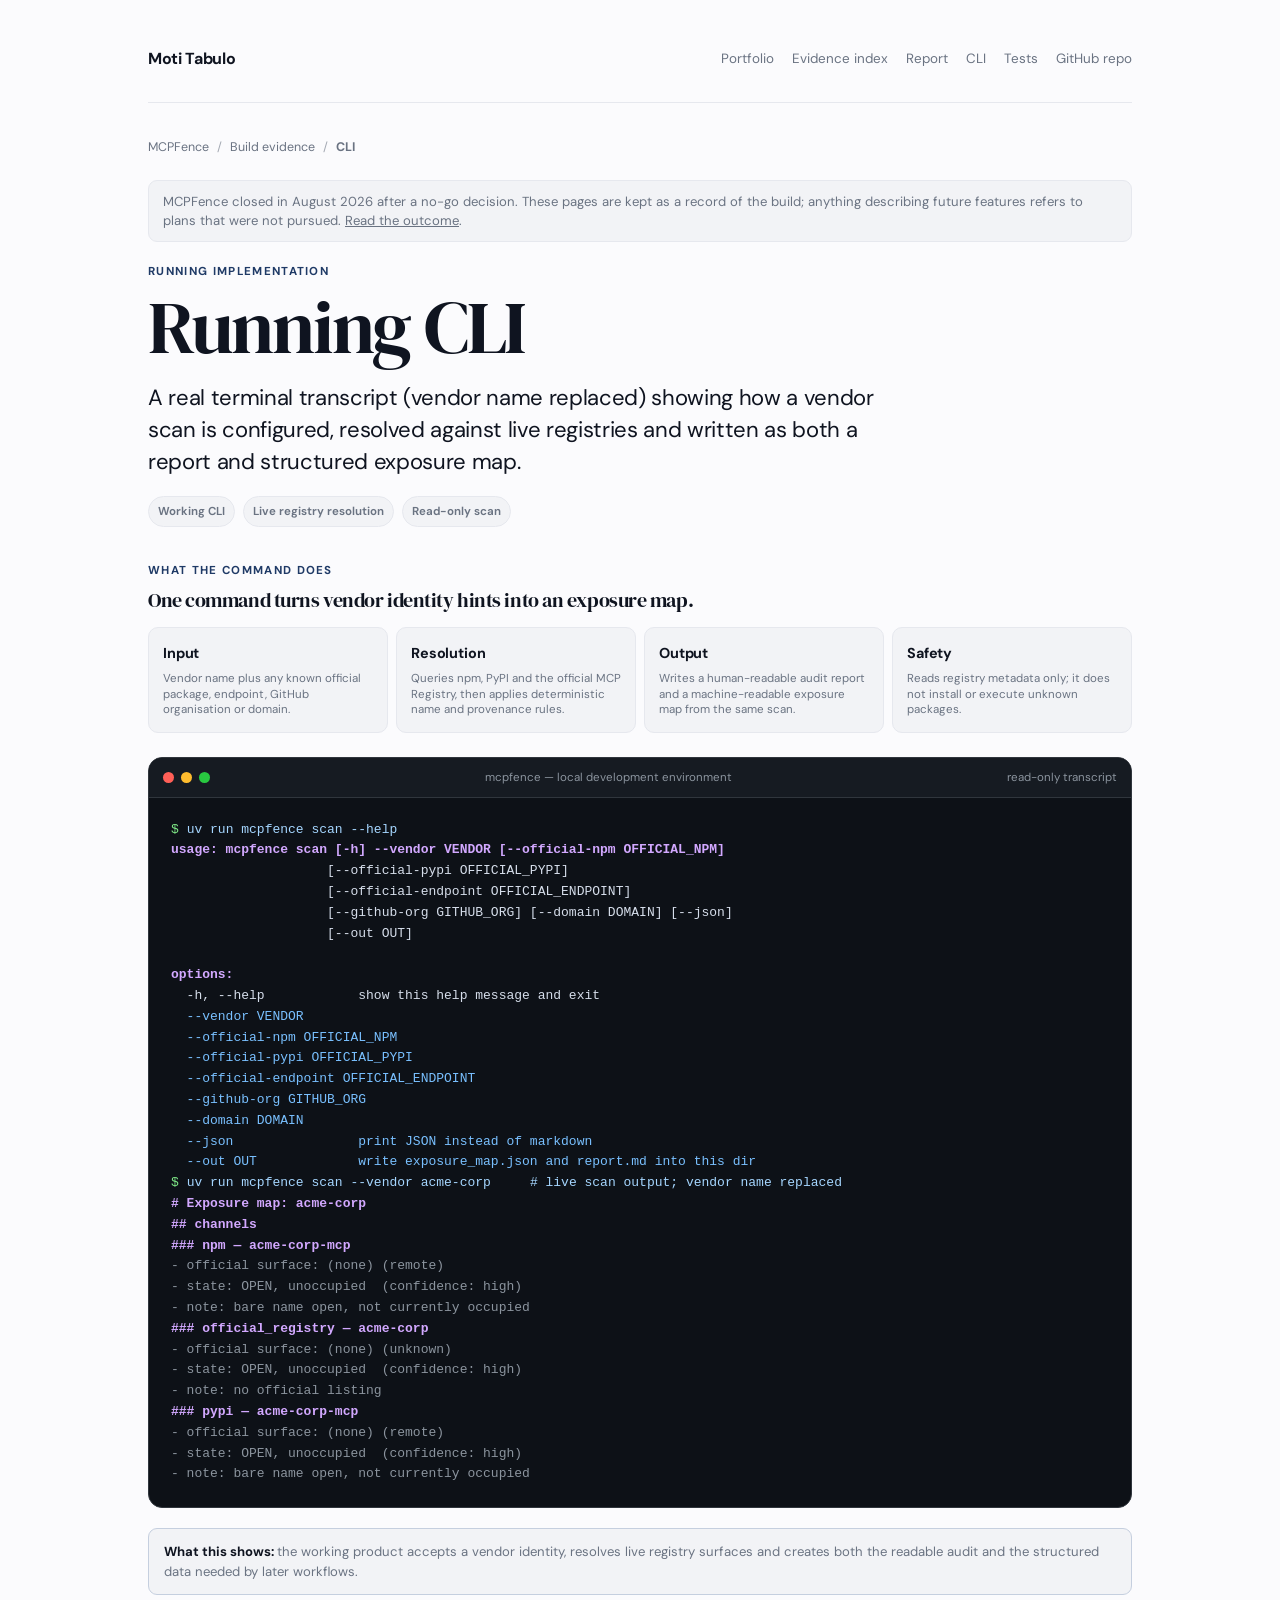
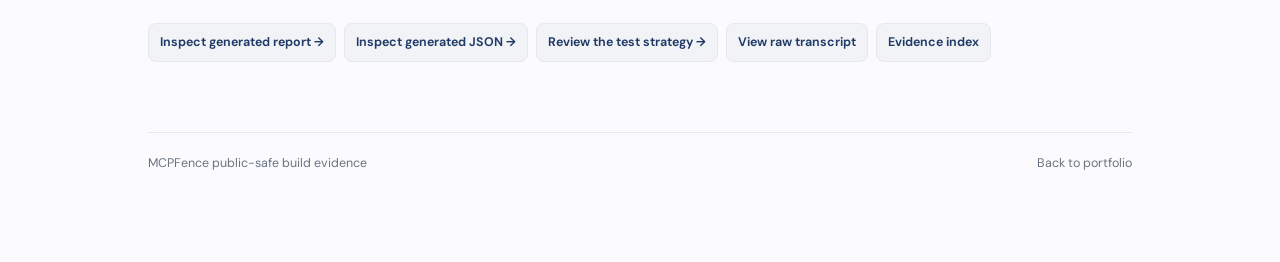
<file: evidence/terminal.html>
<!DOCTYPE html>

<html lang="en">
<head>
<meta charset="utf-8"/>
<meta content="width=device-width, initial-scale=1" name="viewport"/>
<meta content="#fbfbfd" name="theme-color"/>
<link rel="preconnect" href="https://fonts.googleapis.com"/>
<link rel="preconnect" href="https://fonts.gstatic.com" crossorigin="anonymous"/>
<link href="https://fonts.googleapis.com/css2?family=DM+Sans:wght@300;400;500;600;700&amp;family=DM+Serif+Display&amp;display=swap" rel="stylesheet"/>
<title>Running CLI — MCPFence evidence</title>
<meta content="A real MCPFence command-line scan showing live registry resolution and generated outputs." name="description"/>
<meta content="index, follow" name="robots"/>
<meta content="light" name="color-scheme"/>


<link href="../assets/evidence.css" rel="stylesheet"/>
</head>
<body>
<a class="skip-link" href="#content">Skip to content</a>
<div class="wrap">
<header class="topbar">
<a class="brand" href="../index.html">Moti Tabulo</a>
<nav aria-label="Evidence navigation" class="topnav">
<a href="../index.html#mcpfence">Portfolio</a>
<a href="index.html">Evidence index</a>
<a href="report.html">Report</a>
<a href="terminal.html">CLI</a><a href="tests.html">Tests</a>
<a href="https://github.com/mtabz/mtabz.github.io" rel="noopener">GitHub repo</a>
</nav>
</header>
<nav aria-label="Breadcrumb" class="breadcrumb"><a href="../index.html#mcpfence">MCPFence</a><span>/</span><a href="index.html">Build evidence</a><span>/</span><strong>CLI</strong></nav>
<p class="closed-banner" role="note">MCPFence closed in August 2026 after a no-go decision. These pages are kept as a record of the build; anything describing future features refers to plans that were not pursued. <a href="../index.html#outcome">Read the outcome</a>.</p>
<main id="content">
<header class="hero"><p class="kicker">Running implementation</p><h1>Running CLI</h1><p class="deck">A real terminal transcript (vendor name replaced) showing how a vendor scan is configured, resolved against live registries and written as both a report and structured exposure map.</p><div class="meta-row"><span class="pill">Working CLI</span><span class="pill">Live registry resolution</span><span class="pill">Read-only scan</span></div></header>
<section aria-labelledby="test-coverage-title" class="test-coverage"><p class="kicker">What the command does</p><h2 id="test-coverage-title">One command turns vendor identity hints into an exposure map.</h2><div class="summary-grid"><div class="summary-item"><strong>Input</strong><span>Vendor name plus any known official package, endpoint, GitHub organisation or domain.</span></div><div class="summary-item"><strong>Resolution</strong><span>Queries npm, PyPI and the official MCP Registry, then applies deterministic name and provenance rules.</span></div><div class="summary-item"><strong>Output</strong><span>Writes a human-readable audit report and a machine-readable exposure map from the same scan.</span></div><div class="summary-item"><strong>Safety</strong><span>Reads registry metadata only; it does not install or execute unknown packages.</span></div></div></section>
<div aria-label="MCPFence terminal transcript" class="terminal" role="region" tabindex="0"><div class="terminal-head"><div class="terminal-dots"><span class="terminal-dot"></span><span class="terminal-dot"></span><span class="terminal-dot"></span></div><span>mcpfence — local development environment</span><span>read-only transcript</span></div><div class="terminal-body"><span class="prompt">$</span> <span class="command">uv run mcpfence scan --help</span>
<span class="heading">usage: mcpfence scan [-h] --vendor VENDOR [--official-npm OFFICIAL_NPM]</span>
                    [--official-pypi OFFICIAL_PYPI]
                    [--official-endpoint OFFICIAL_ENDPOINT]
                    [--github-org GITHUB_ORG] [--domain DOMAIN] [--json]
                    [--out OUT]

<span class="heading">options:</span>
  -h, --help            show this help message and exit
<span class="option">  --vendor VENDOR</span>
<span class="option">  --official-npm OFFICIAL_NPM</span>
<span class="option">  --official-pypi OFFICIAL_PYPI</span>
<span class="option">  --official-endpoint OFFICIAL_ENDPOINT</span>
<span class="option">  --github-org GITHUB_ORG</span>
<span class="option">  --domain DOMAIN</span>
<span class="option">  --json                print JSON instead of markdown</span>
<span class="option">  --out OUT             write exposure_map.json and report.md into this dir</span>
<span class="prompt">$</span> <span class="command">uv run mcpfence scan --vendor acme-corp     # live scan output; vendor name replaced</span>
<span class="heading"># Exposure map: acme-corp</span>
<span class="heading">## channels</span>
<span class="heading">### npm — acme-corp-mcp</span>
<span class="dim">- official surface: (none) (remote)</span>
<span class="dim">- state: OPEN, unoccupied  (confidence: high)</span>
<span class="dim">- note: bare name open, not currently occupied</span>
<span class="heading">### official_registry — acme-corp</span>
<span class="dim">- official surface: (none) (unknown)</span>
<span class="dim">- state: OPEN, unoccupied  (confidence: high)</span>
<span class="dim">- note: no official listing</span>
<span class="heading">### pypi — acme-corp-mcp</span>
<span class="dim">- official surface: (none) (remote)</span>
<span class="dim">- state: OPEN, unoccupied  (confidence: high)</span>
<span class="dim">- note: bare name open, not currently occupied</span>
</div></div>
<div class="note"><strong>What this shows: </strong>the working product accepts a vendor identity, resolves live registry surfaces and creates both the readable audit and the structured data needed by later workflows.</div>
<div class="evidence-nav"><a href="report.html">Inspect generated report →</a><a href="json.html">Inspect generated JSON →</a><a href="tests.html">Review the test strategy →</a><a href="raw/terminal-transcript.txt">View raw transcript</a><a href="index.html">Evidence index</a></div></main>
<footer><span>MCPFence public-safe build evidence</span><a href="../index.html#mcpfence">Back to portfolio</a></footer>
</div>
</body>
</html>
</file>
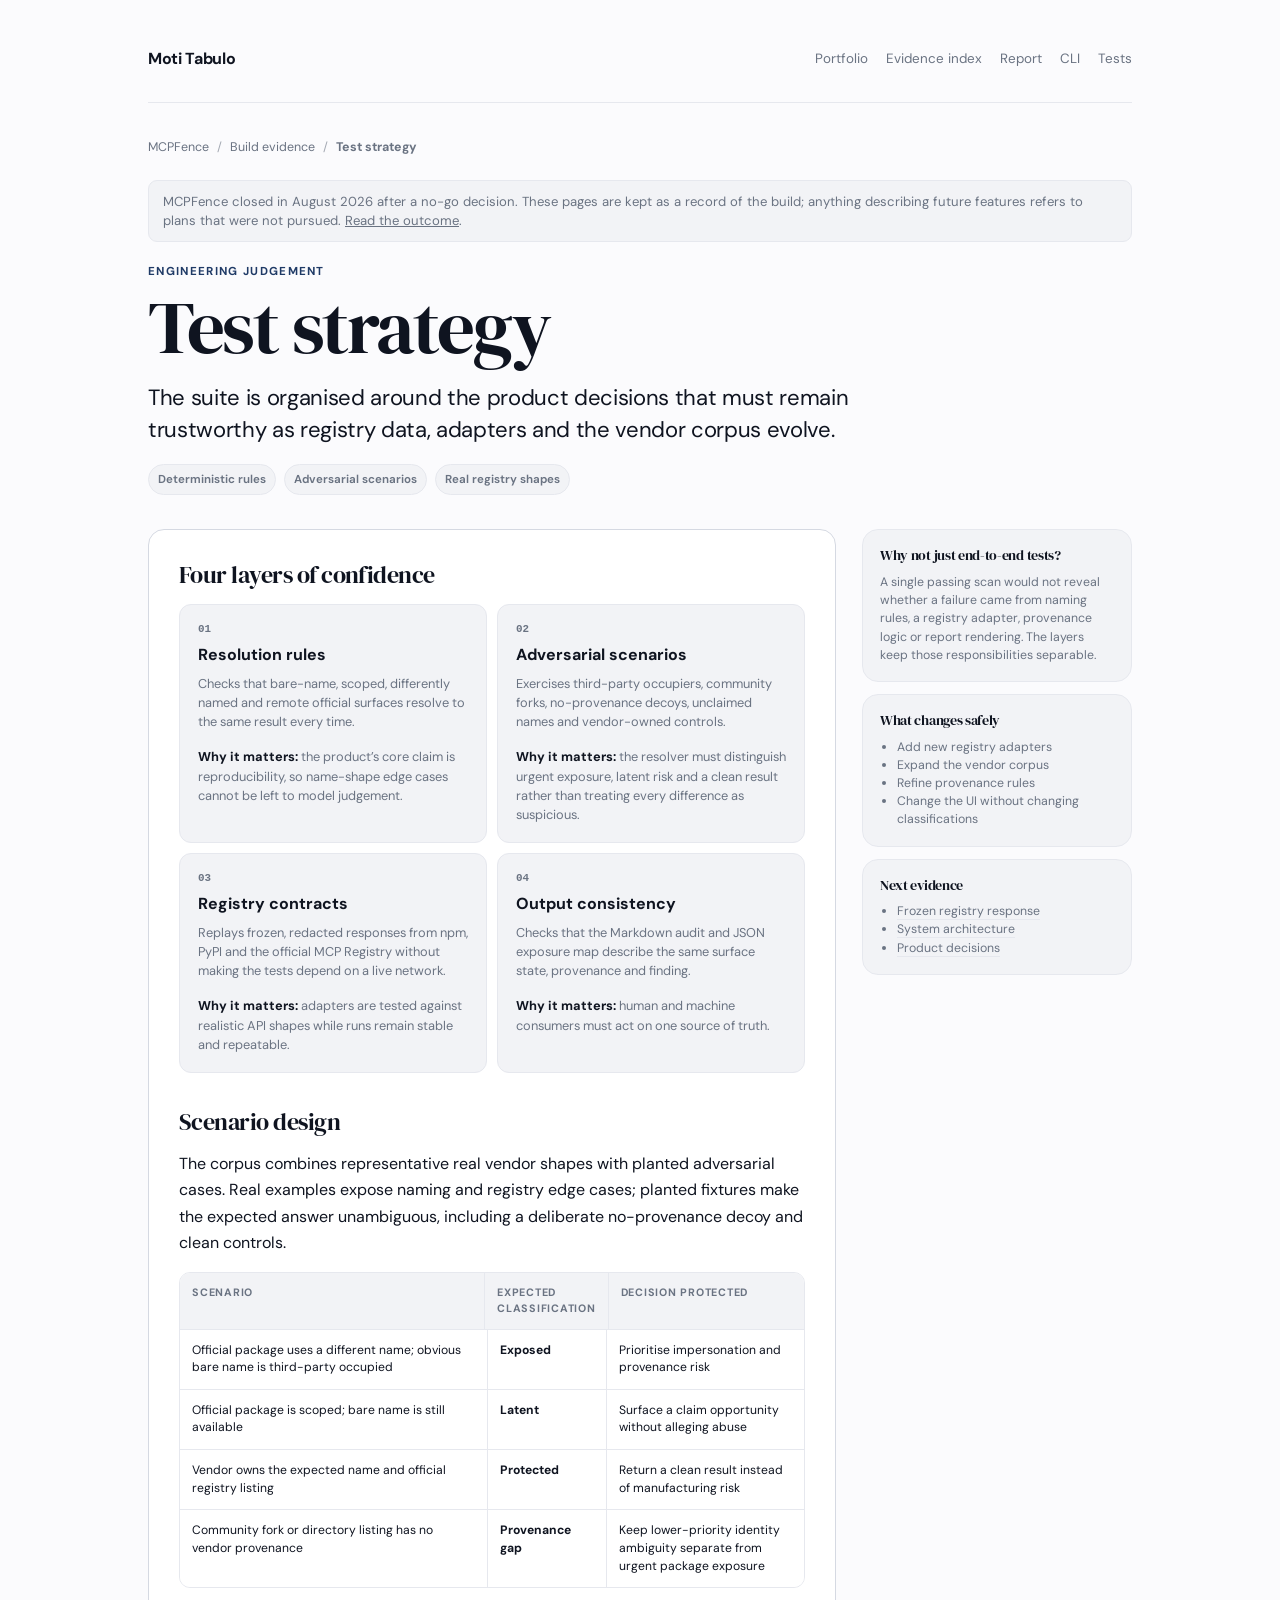
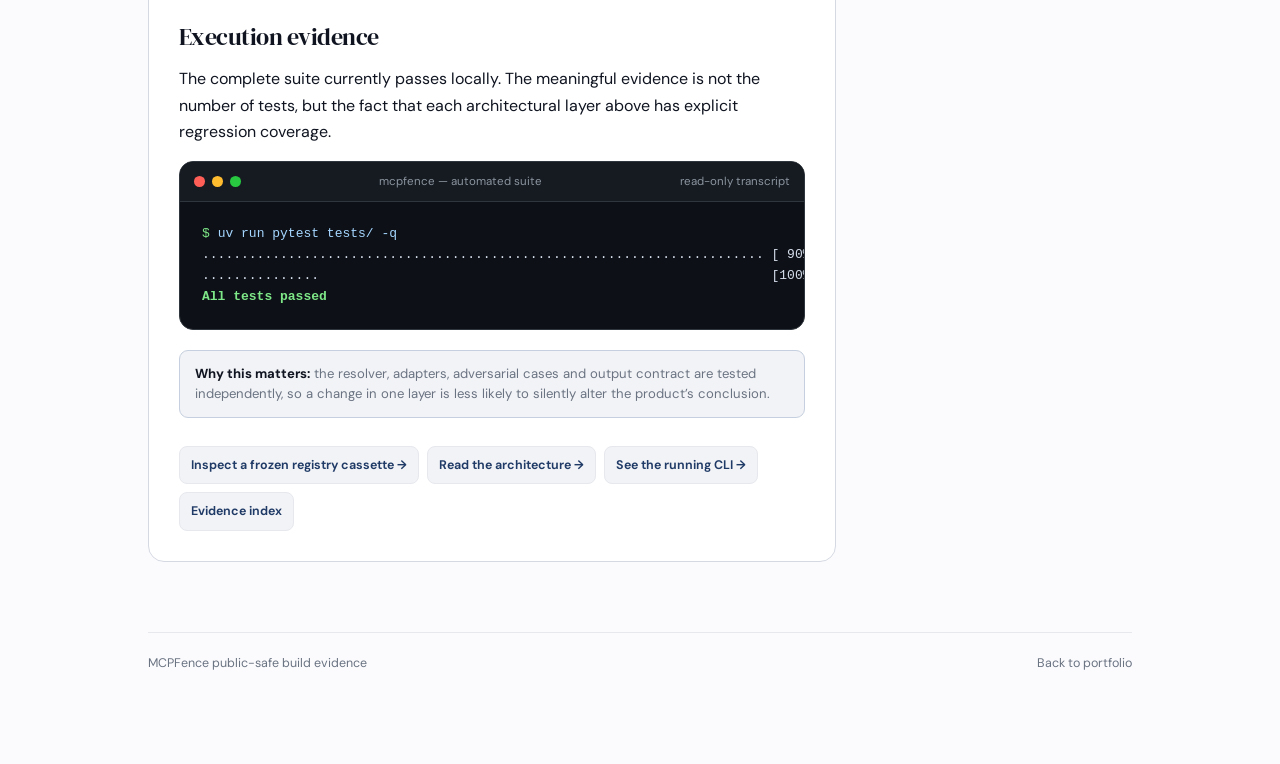
<file: evidence/tests.html>
<!DOCTYPE html>

<html lang="en"><head>
<meta charset="utf-8"/><meta content="width=device-width, initial-scale=1" name="viewport"/>
<meta content="#fbfbfd" name="theme-color"/>
<link rel="preconnect" href="https://fonts.googleapis.com"/>
<link rel="preconnect" href="https://fonts.gstatic.com" crossorigin="anonymous"/>
<link href="https://fonts.googleapis.com/css2?family=DM+Sans:wght@300;400;500;600;700&amp;family=DM+Serif+Display&amp;display=swap" rel="stylesheet"/>
<title>Test strategy — MCPFence evidence</title>
<meta content="The MCPFence test strategy for deterministic resolution, adversarial identity cases and stable registry adapters." name="description"/>
<meta content="index, follow" name="robots"/><meta content="light" name="color-scheme"/>

<link href="../assets/evidence.css" rel="stylesheet"/></head><body>
<a class="skip-link" href="#content">Skip to content</a><div class="wrap">
<header class="topbar"><a class="brand" href="../index.html">Moti Tabulo</a><nav aria-label="Evidence navigation" class="topnav"><a href="../index.html#mcpfence">Portfolio</a><a href="index.html">Evidence index</a><a href="report.html">Report</a><a href="terminal.html">CLI</a><a href="tests.html">Tests</a></nav></header>
<nav aria-label="Breadcrumb" class="breadcrumb"><a href="../index.html#mcpfence">MCPFence</a><span>/</span><a href="index.html">Build evidence</a><span>/</span><strong>Test strategy</strong></nav>
<p class="closed-banner" role="note">MCPFence closed in August 2026 after a no-go decision. These pages are kept as a record of the build; anything describing future features refers to plans that were not pursued. <a href="../index.html#outcome">Read the outcome</a>.</p>
<main id="content"><header class="hero"><p class="kicker">Engineering judgement</p><h1>Test strategy</h1><p class="deck">The suite is organised around the product decisions that must remain trustworthy as registry data, adapters and the vendor corpus evolve.</p><div class="meta-row"><span class="pill">Deterministic rules</span><span class="pill">Adversarial scenarios</span><span class="pill">Real registry shapes</span></div></header>
<div class="page-grid"><article class="content-card">
<h2>Four layers of confidence</h2>
<div class="strategy-grid">
<section class="strategy-card"><span class="strategy-number">01</span><h3>Resolution rules</h3><p>Checks that bare-name, scoped, differently named and remote official surfaces resolve to the same result every time.</p><p class="strategy-why"><strong>Why it matters:</strong> the product’s core claim is reproducibility, so name-shape edge cases cannot be left to model judgement.</p></section>
<section class="strategy-card"><span class="strategy-number">02</span><h3>Adversarial scenarios</h3><p>Exercises third-party occupiers, community forks, no-provenance decoys, unclaimed names and vendor-owned controls.</p><p class="strategy-why"><strong>Why it matters:</strong> the resolver must distinguish urgent exposure, latent risk and a clean result rather than treating every difference as suspicious.</p></section>
<section class="strategy-card"><span class="strategy-number">03</span><h3>Registry contracts</h3><p>Replays frozen, redacted responses from npm, PyPI and the official MCP Registry without making the tests depend on a live network.</p><p class="strategy-why"><strong>Why it matters:</strong> adapters are tested against realistic API shapes while runs remain stable and repeatable.</p></section>
<section class="strategy-card"><span class="strategy-number">04</span><h3>Output consistency</h3><p>Checks that the Markdown audit and JSON exposure map describe the same surface state, provenance and finding.</p><p class="strategy-why"><strong>Why it matters:</strong> human and machine consumers must act on one source of truth.</p></section>
</div>
<h2>Scenario design</h2><p>The corpus combines representative real vendor shapes with planted adversarial cases. Real examples expose naming and registry edge cases; planted fixtures make the expected answer unambiguous, including a deliberate no-provenance decoy and clean controls.</p>
<div aria-label="Representative MCPFence test scenarios" class="scenario-table" role="table">
<div class="scenario-row scenario-head" role="row"><span role="columnheader">Scenario</span><span role="columnheader">Expected classification</span><span role="columnheader">Decision protected</span></div>
<div class="scenario-row" role="row"><span role="cell">Official package uses a different name; obvious bare name is third-party occupied</span><span role="cell"><strong>Exposed</strong></span><span role="cell">Prioritise impersonation and provenance risk</span></div>
<div class="scenario-row" role="row"><span role="cell">Official package is scoped; bare name is still available</span><span role="cell"><strong>Latent</strong></span><span role="cell">Surface a claim opportunity without alleging abuse</span></div>
<div class="scenario-row" role="row"><span role="cell">Vendor owns the expected name and official registry listing</span><span role="cell"><strong>Protected</strong></span><span role="cell">Return a clean result instead of manufacturing risk</span></div>
<div class="scenario-row" role="row"><span role="cell">Community fork or directory listing has no vendor provenance</span><span role="cell"><strong>Provenance gap</strong></span><span role="cell">Keep lower-priority identity ambiguity separate from urgent package exposure</span></div>
</div>
<h2>Execution evidence</h2><p>The complete suite currently passes locally. The meaningful evidence is not the number of tests, but the fact that each architectural layer above has explicit regression coverage.</p>
<div aria-label="MCPFence test run" class="terminal compact-terminal" role="region" tabindex="0"><div class="terminal-head"><div class="terminal-dots"><span class="terminal-dot"></span><span class="terminal-dot"></span><span class="terminal-dot"></span></div><span>mcpfence — automated suite</span><span>read-only transcript</span></div><div class="terminal-body"><span class="prompt">$</span> <span class="command">uv run pytest tests/ -q</span>
........................................................................ [ 90%]
...............                                                          [100%]
<span class="success">All tests passed</span></div></div>
<div class="note"><strong>Why this matters:</strong> the resolver, adapters, adversarial cases and output contract are tested independently, so a change in one layer is less likely to silently alter the product’s conclusion.</div>
<div class="evidence-nav"><a href="cassette.html">Inspect a frozen registry cassette →</a><a href="architecture.html">Read the architecture →</a><a href="terminal.html">See the running CLI →</a><a href="index.html">Evidence index</a></div>
</article><aside class="side-stack"><section class="side-card"><h2>Why not just end-to-end tests?</h2><p>A single passing scan would not reveal whether a failure came from naming rules, a registry adapter, provenance logic or report rendering. The layers keep those responsibilities separable.</p></section><section class="side-card"><h2>What changes safely</h2><ul><li>Add new registry adapters</li><li>Expand the vendor corpus</li><li>Refine provenance rules</li><li>Change the UI without changing classifications</li></ul></section><section class="side-card"><h2>Next evidence</h2><ul><li><a href="cassette.html">Frozen registry response</a></li><li><a href="architecture.html">System architecture</a></li><li><a href="product-decisions.html">Product decisions</a></li></ul></section></aside></div></main>
<footer><span>MCPFence public-safe build evidence</span><a href="../index.html#mcpfence">Back to portfolio</a></footer></div></body></html>
</file>
<file: assets/evidence.css>
:root{
  --bg:#fbfbfa; --fg:#1a1a19; --muted:#65655f; --line:#dfdfda;
  --card:#ffffff; --soft:#f7f7f3; --code:#f3f3ef; --focus:#2457d6;
  --risk:#a43a32; --risk-bg:#fff7f5; --risk-line:#efd3cf;
  --open:#946b16; --open-bg:#fffaf0; --open-line:#eadcb9;
  --safe:#26734d; --safe-bg:#f4fbf7; --safe-line:#cce3d6;
  --pagew:1040px; --textw:760px; --shadow:0 24px 70px rgba(26,26,25,.07);
  --terminal:#0d1117; --terminal-fg:#d6deeb; --terminal-muted:#7d8590;
}
@media (prefers-color-scheme: dark){
  :root{
    --bg:#141413; --fg:#ededea; --muted:#aaa9a1; --line:#30302d;
    --card:#1b1b19; --soft:#181816; --code:#22221f; --focus:#8ab4ff;
    --risk:#ff9b91; --risk-bg:#281a18; --risk-line:#58302b;
    --open:#e1b85b; --open-bg:#272216; --open-line:#574a25;
    --safe:#73c99a; --safe-bg:#16231c; --safe-line:#2e5d42;
    --shadow:0 24px 70px rgba(0,0,0,.28);
  }
}
*{box-sizing:border-box}
html{scroll-behavior:smooth;-webkit-text-size-adjust:100%}
body{margin:0;background:var(--bg);color:var(--fg);font:16px/1.65 -apple-system,BlinkMacSystemFont,"Segoe UI",Roboto,Helvetica,Arial,sans-serif;-webkit-font-smoothing:antialiased;text-rendering:optimizeLegibility}
a{color:inherit}
a:focus-visible,[tabindex]:focus-visible{outline:3px solid var(--focus);outline-offset:4px;border-radius:3px}
.skip-link{position:fixed;left:16px;top:12px;z-index:100;transform:translateY(-160%);padding:9px 13px;background:var(--fg);color:var(--bg);border-radius:6px;font-size:.86rem;font-weight:650;text-decoration:none}.skip-link:focus{transform:translateY(0)}
.wrap{max-width:var(--pagew);margin:0 auto;padding:34px 28px 88px}
.topbar{display:flex;justify-content:space-between;gap:24px;align-items:center;padding:12px 0 30px;border-bottom:1px solid var(--line)}
.brand{font-weight:750;letter-spacing:-.02em;text-decoration:none}.topnav{display:flex;gap:18px;flex-wrap:wrap}.topnav a{font-size:.84rem;color:var(--muted);text-decoration:none}.topnav a:hover{color:var(--fg)}
.breadcrumb{display:flex;gap:8px;align-items:center;margin:34px 0 22px;color:var(--muted);font-size:.78rem}.breadcrumb a{text-decoration:none}.breadcrumb span{opacity:.6}
main{display:block}.hero{max-width:860px;margin:0 0 34px}.kicker{font-size:.72rem;text-transform:uppercase;letter-spacing:.115em;color:var(--muted);font-weight:700;margin:0 0 8px}.hero h1{font-size:clamp(2.65rem,6vw,4.7rem);line-height:1;letter-spacing:-.05em;margin:0 0 18px}.deck{max-width:760px;font-size:clamp(1.12rem,2.2vw,1.38rem);line-height:1.45;letter-spacing:-.015em;margin:0 0 18px}.meta-row{display:flex;gap:8px;flex-wrap:wrap}.pill{display:inline-flex;border:1px solid var(--line);background:var(--soft);border-radius:999px;padding:5px 9px;font-size:.72rem;color:var(--muted);font-weight:650}.pill-risk{color:var(--risk);background:var(--risk-bg);border-color:var(--risk-line)}
.page-grid{display:grid;grid-template-columns:minmax(0,1fr) 270px;gap:26px;align-items:start}.content-card,.side-card,.repo-card,.proof-card{border:1px solid var(--line);border-radius:16px;background:var(--card);box-shadow:none}.content-card{padding:30px}.side-stack{display:grid;gap:12px;position:sticky;top:18px}.side-card{padding:17px;box-shadow:none;background:var(--soft)}.side-card h2{font-size:.88rem;margin:0 0 8px}.side-card p,.side-card li{font-size:.77rem;line-height:1.48;color:var(--muted)}.side-card p:last-child{margin-bottom:0}.side-card ul{margin:0;padding-left:17px}.side-card a{text-decoration:none;border-bottom:1px solid var(--line)}
h2{font-size:1.5rem;line-height:1.25;letter-spacing:-.018em;margin:34px 0 14px}h2:first-child{margin-top:0}h3{font-size:1.08rem;line-height:1.35;margin:26px 0 10px}p{margin:0 0 16px}.muted{color:var(--muted)}
.callout{padding:20px;border:1px solid var(--risk-line);background:var(--risk-bg);border-radius:12px;margin:0 0 24px}.callout .label{font-size:.7rem;text-transform:uppercase;letter-spacing:.09em;color:var(--risk);font-weight:750;margin-bottom:7px}.callout strong{display:block;font-size:1.18rem;line-height:1.35;margin-bottom:8px}.callout p{font-size:.9rem;line-height:1.5;margin:0;color:var(--muted)}
.channel-list{display:grid;gap:10px}.directory-context{display:flex;gap:10px;align-items:flex-start;margin:0 0 14px;padding:12px 14px;border:1px solid var(--line);border-radius:10px;background:var(--soft)}.directory-context strong{flex:0 0 auto;font-size:.76rem}.directory-context span{color:var(--muted);font-size:.76rem;line-height:1.45}.channel{border:1px solid var(--line);border-radius:11px;padding:17px;background:var(--soft)}.channel-head{display:flex;justify-content:space-between;gap:14px;align-items:center;margin-bottom:12px}.channel h3{font-size:1rem;margin:0}.state{display:inline-flex;align-items:center;gap:6px;border:1px solid var(--line);border-radius:999px;padding:3px 8px;font-size:.69rem;font-weight:750}.state:before{content:"";width:6px;height:6px;border-radius:50%;background:currentColor}.state-risk{color:var(--risk);background:var(--risk-bg);border-color:var(--risk-line)}.state-open{color:var(--open);background:var(--open-bg);border-color:var(--open-line)}.state-safe{color:var(--safe);background:var(--safe-bg);border-color:var(--safe-line)}
.fact-grid{display:grid;grid-template-columns:repeat(2,minmax(0,1fr));gap:1px;border:1px solid var(--line);background:var(--line);border-radius:9px;overflow:hidden}.fact{background:var(--card);padding:11px}.fact strong{display:block;font-size:.7rem;text-transform:uppercase;letter-spacing:.07em;color:var(--muted);margin-bottom:3px}.fact span{display:block;font-size:.82rem;overflow-wrap:anywhere}
.summary-grid{display:grid;grid-template-columns:repeat(4,minmax(0,1fr));gap:8px;margin:0 0 22px}.summary-item{padding:14px;border:1px solid var(--line);border-radius:10px;background:var(--soft)}.summary-item strong{display:block;font-size:.9rem;letter-spacing:-.01em;margin-bottom:5px}.summary-item span{display:block;font-size:.72rem;color:var(--muted);line-height:1.35}
.code-shell{border-radius:13px;overflow:hidden;border:1px solid #30363d;background:#0d1117}.code-head,.terminal-head{display:flex;justify-content:space-between;gap:16px;align-items:center;background:#161b22;border-bottom:1px solid #30363d;padding:10px 14px;color:#8b949e;font-size:.72rem}.code-body{overflow:auto;padding:18px 20px}.code-body pre{margin:0;font:13px/1.55 ui-monospace,SFMono-Regular,Menlo,Consolas,monospace;color:#d6deeb;white-space:pre;tab-size:2}.code-body .highlight{background:transparent}.code-body .highlight pre{background:transparent}.code-actions{display:flex;gap:12px}.code-actions a{color:#b1bac4;text-decoration:none}.code-actions a:hover{color:#fff}
/* Pygments */
.highlight .p{color:#d6deeb}.highlight .nt{color:#7ee787}.highlight .s2{color:#a5d6ff}.highlight .mi{color:#79c0ff}.highlight .kc{color:#ff7b72}.highlight .na{color:#d2a8ff}.highlight .err{color:#ffa198}
.terminal{border-radius:14px;overflow:hidden;border:1px solid #30363d;background:var(--terminal);box-shadow:none}.terminal-dots{display:flex;gap:7px}.terminal-dot{width:11px;height:11px;border-radius:50%}.terminal-dot:nth-child(1){background:#ff5f57}.terminal-dot:nth-child(2){background:#febc2e}.terminal-dot:nth-child(3){background:#28c840}.terminal-body{padding:22px;overflow:auto;color:var(--terminal-fg);font:13px/1.6 ui-monospace,SFMono-Regular,Menlo,Consolas,monospace;white-space:pre}.prompt{color:#7ee787}.command{color:#a5d6ff}.comment{color:#8b949e}.heading{color:#d2a8ff;font-weight:700}.option{color:#79c0ff}.success{color:#7ee787;font-weight:700}.warn{color:#e3b341}.dim{color:#8b949e}
.repo-intro{display:grid;grid-template-columns:repeat(4,minmax(0,1fr));gap:9px;margin:0 0 28px}.proof-card{padding:16px;box-shadow:none;background:var(--soft)}.proof-card strong{display:block;font-size:.88rem;margin-bottom:5px}.proof-card span{font-size:.74rem;line-height:1.42;color:var(--muted)}
.repo-section{margin-top:32px}.repo-section-head{display:flex;justify-content:space-between;gap:16px;align-items:end;margin-bottom:12px}.repo-section-head h2{margin:0}.repo-section-head p{font-size:.78rem;color:var(--muted);margin:0}.repo-grid{display:grid;grid-template-columns:repeat(2,minmax(0,1fr));gap:10px}.repo-card{display:block;padding:18px;text-decoration:none;box-shadow:none;transition:transform .15s ease,border-color .15s ease}.repo-card:hover{transform:translateY(-2px);border-color:var(--fg)}.repo-card .type{display:block;font-size:.67rem;text-transform:uppercase;letter-spacing:.08em;color:var(--muted);font-weight:700;margin-bottom:5px}.repo-card strong{display:block;font-size:1rem;margin-bottom:5px}.repo-card p{font-size:.77rem;line-height:1.45;color:var(--muted);margin:0}.repo-card .arrow{display:block;margin-top:12px;font-size:.75rem;font-weight:700}
.doc-body{max-width:780px}.doc-body table{width:100%;border-collapse:collapse;margin:18px 0 24px;font-size:.82rem}.doc-body th,.doc-body td{border:1px solid var(--line);padding:10px;text-align:left;vertical-align:top}.doc-body th{background:var(--soft)}.doc-body ul,.doc-body ol{padding-left:22px}.doc-body li{margin:7px 0}.doc-body code{background:var(--code);padding:1px 5px;border-radius:4px;font: .9em ui-monospace,SFMono-Regular,Menlo,Consolas,monospace}.doc-body pre{padding:18px;background:#0d1117;color:#d6deeb;border-radius:11px;overflow:auto;font:13px/1.55 ui-monospace,SFMono-Regular,Menlo,Consolas,monospace}.doc-body blockquote{border:1px solid var(--line);border-radius:9px;margin:18px 0;padding:13px 15px;background:var(--soft);color:var(--muted)}
.evidence-nav{display:flex;flex-wrap:wrap;gap:8px;margin-top:28px}.evidence-nav a,.button{display:inline-flex;align-items:center;gap:6px;border:1px solid var(--line);background:var(--soft);border-radius:8px;padding:8px 11px;text-decoration:none;font-size:.78rem;font-weight:650}.evidence-nav a:hover,.button:hover{border-color:var(--fg)}
.note{border:1px solid var(--line);border-radius:9px;background:var(--soft);padding:13px 15px;margin:20px 0;color:var(--muted);font-size:.82rem;line-height:1.5}.note strong{color:var(--fg)}
footer{margin-top:70px;padding-top:20px;border-top:1px solid var(--line);display:flex;justify-content:space-between;gap:18px;flex-wrap:wrap;color:var(--muted);font-size:.78rem}footer a{text-decoration:none}
@media(max-width:800px){.page-grid{grid-template-columns:1fr}.side-stack{position:static;grid-template-columns:repeat(2,minmax(0,1fr))}.repo-intro,.summary-grid{grid-template-columns:repeat(2,minmax(0,1fr))}}
@media(max-width:600px){.wrap{padding:22px 18px 64px}.topbar{align-items:flex-start}.topnav{justify-content:flex-end}.hero h1{font-size:2.55rem}.content-card{padding:20px}.fact-grid,.repo-grid,.side-stack{grid-template-columns:1fr}.summary-grid,.repo-intro{grid-template-columns:1fr 1fr}.channel-head{align-items:flex-start}.terminal-body{padding:16px;font-size:11.5px}.code-body{padding:15px}.code-body pre{font-size:11.5px}}
@media(prefers-reduced-motion:reduce){html{scroll-behavior:auto}.repo-card{transition:none}}

.test-coverage{margin:0 0 24px}.test-coverage h2{margin:0 0 14px;font-size:1.25rem}.summary-item code{font: .9em ui-monospace,SFMono-Regular,Menlo,Consolas,monospace;background:var(--code);padding:1px 4px;border-radius:3px}

/* v3 evidence refinements */
.channel-group-title{font-size:1rem;margin:18px 0 5px}.channel-group-intro{font-size:.8rem;margin-bottom:12px}.directory-heading{margin-top:28px;padding-top:24px;border-top:1px solid var(--line)}
.strategy-grid{display:grid;grid-template-columns:repeat(2,minmax(0,1fr));gap:10px;margin:0 0 28px}.strategy-card{position:relative;border:1px solid var(--line);border-radius:12px;padding:18px;background:var(--soft)}.strategy-card h3{margin:0 0 8px;font-size:1rem}.strategy-card p{font-size:.8rem;line-height:1.5;color:var(--muted)}.strategy-card p:last-child{margin-bottom:0}.strategy-number{display:block;font:700 .68rem ui-monospace,SFMono-Regular,Menlo,monospace;color:var(--muted);margin-bottom:9px}.strategy-why strong{color:var(--fg)}
.scenario-table{border:1px solid var(--line);border-radius:11px;overflow:hidden;margin:15px 0 28px}.scenario-row{display:grid;grid-template-columns:1.55fr .6fr 1fr;background:var(--card)}.scenario-row+ .scenario-row{border-top:1px solid var(--line)}.scenario-row span{padding:12px;font-size:.76rem;line-height:1.45}.scenario-row span+span{border-left:1px solid var(--line)}.scenario-head{background:var(--soft)}.scenario-head span{font-size:.67rem;text-transform:uppercase;letter-spacing:.07em;color:var(--muted);font-weight:700}.compact-terminal{margin-top:12px}.compact-terminal .terminal-body{min-height:auto}
@media(max-width:700px){.strategy-grid{grid-template-columns:1fr}.scenario-row{grid-template-columns:1fr}.scenario-row span+span{border-left:0;border-top:1px solid var(--line)}.scenario-head{display:none}}


/* v6 typography and colour system, shared across the evidence mini-site. */
:root{
  --bg:#fbfbfd;
  --fg:#0f1420;
  --body:#3a4250;
  --muted:#6a7382;
  --muted-2:#8b94a3;
  --line:#e6e8ee;
  --line-strong:#d5d9e2;
  --accent:#1f3a66;
  --accent-hover:#16294a;
  --accent-soft:#e9edf5;
  --accent-line:#c5cfdf;
  --card:#ffffff;
  --soft:#f2f3f6;
  --code:#eceef2;
  --focus:#1f3a66;
  --shadow:0 22px 64px rgba(15,20,32,.07);
  --risk:#9b3c35;
  --risk-bg:#fff7f6;
  --risk-line:#efd4d0;
  --open:#8a6418;
  --open-bg:#fffbf1;
  --open-line:#e9ddbd;
  --safe:#2f6f4f;
  --safe-bg:#f5faf7;
  --safe-line:#cfe2d7;
}
body{
  background:var(--bg);
  color:var(--fg);
  font-family:"DM Sans",-apple-system,BlinkMacSystemFont,"Segoe UI",sans-serif;
  font-weight:400;
}
.hero h1,h1,h2{
  font-family:"DM Serif Display",Georgia,"Times New Roman",serif;
  font-weight:400;
  letter-spacing:-.022em;
}
.hero h1{letter-spacing:-.03em}
.brand{font-weight:700;color:var(--fg)}
.kicker{color:var(--accent)}
.topnav a:hover,.breadcrumb a:hover{color:var(--accent)}
.content-card,.side-card,.repo-card,.proof-card{box-shadow:none}
.side-card,.proof-card,.summary-item,.strategy-card,.channel{box-shadow:none}
.repo-card:hover{border-color:var(--accent)}
.repo-card .arrow,.button,.evidence-nav a{color:var(--accent)}
.evidence-nav a:hover,.button:hover{border-color:var(--accent-line);background:var(--accent-soft)}
.note{border-color:var(--accent-line)}
a:focus-visible,[tabindex]:focus-visible{outline-color:var(--accent)}


/* Flat surface refinement: remove decorative elevation across evidence pages. */
.content-card,.side-card,.repo-card,.proof-card,.terminal,.code-shell,.channel,.summary-item,.strategy-card {
  box-shadow:none !important;
}
.repo-card:hover {
  box-shadow:none !important;
  border-color:var(--accent-line);
  background:var(--accent-soft);
}
.content-card {
  border-color:var(--line-strong);
}
.closed-banner{margin:0 0 20px;padding:11px 14px;border:1px solid var(--line);border-radius:9px;background:var(--soft);color:var(--muted);font-size:.82rem;line-height:1.45}
.closed-banner a{color:inherit}
</file>
